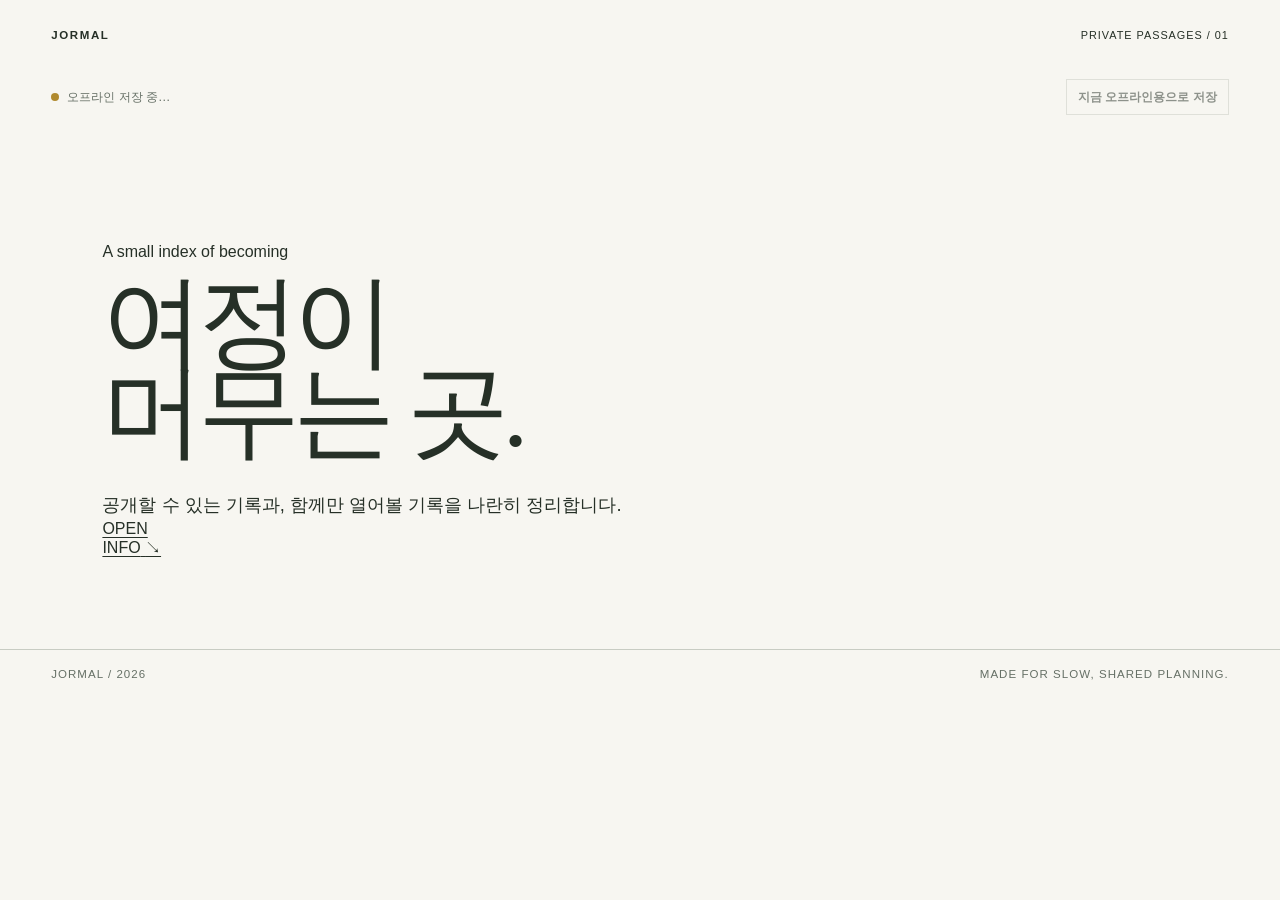
<file: index.html>
<!doctype html>
<html lang="ko">
  <head>
    <meta charset="utf-8" />
    <meta name="viewport" content="width=device-width, initial-scale=1" />
    <meta
      name="description"
      content="Jormal의 개인적인 여정과 기록을 위한 정적 웹 공간"
    />
    <title>Jormal — Personal passages</title>
    <link rel="icon" href="assets/favicon.svg" type="image/svg+xml" />
    <link rel="stylesheet" href="assets/itinerary.css" />
    <script src="assets/offline.js" defer></script>
  </head>
  <body class="home-page">
    <header class="site-header">
      <a class="wordmark" href="./" aria-label="Jormal 홈">JORMAL</a>
      <p class="header-note">Private passages / 01</p>
    </header>

    <main class="home-intro">
      <p class="eyebrow">A small index of becoming</p>
      <h1>여정이<br />머무는 곳.</h1>
      <p class="home-copy">
        공개할 수 있는 기록과, 함께만 열어볼 기록을 나란히 정리합니다.
      </p>
      <a class="circle-link" href="info/">
        <span>OPEN<br />INFO</span>
        <span aria-hidden="true">↘</span>
      </a>
    </main>

    <footer class="site-footer">
      <p>Jormal / 2026</p>
      <p>Made for slow, shared planning.</p>
    </footer>
  </body>
</html>
</file>
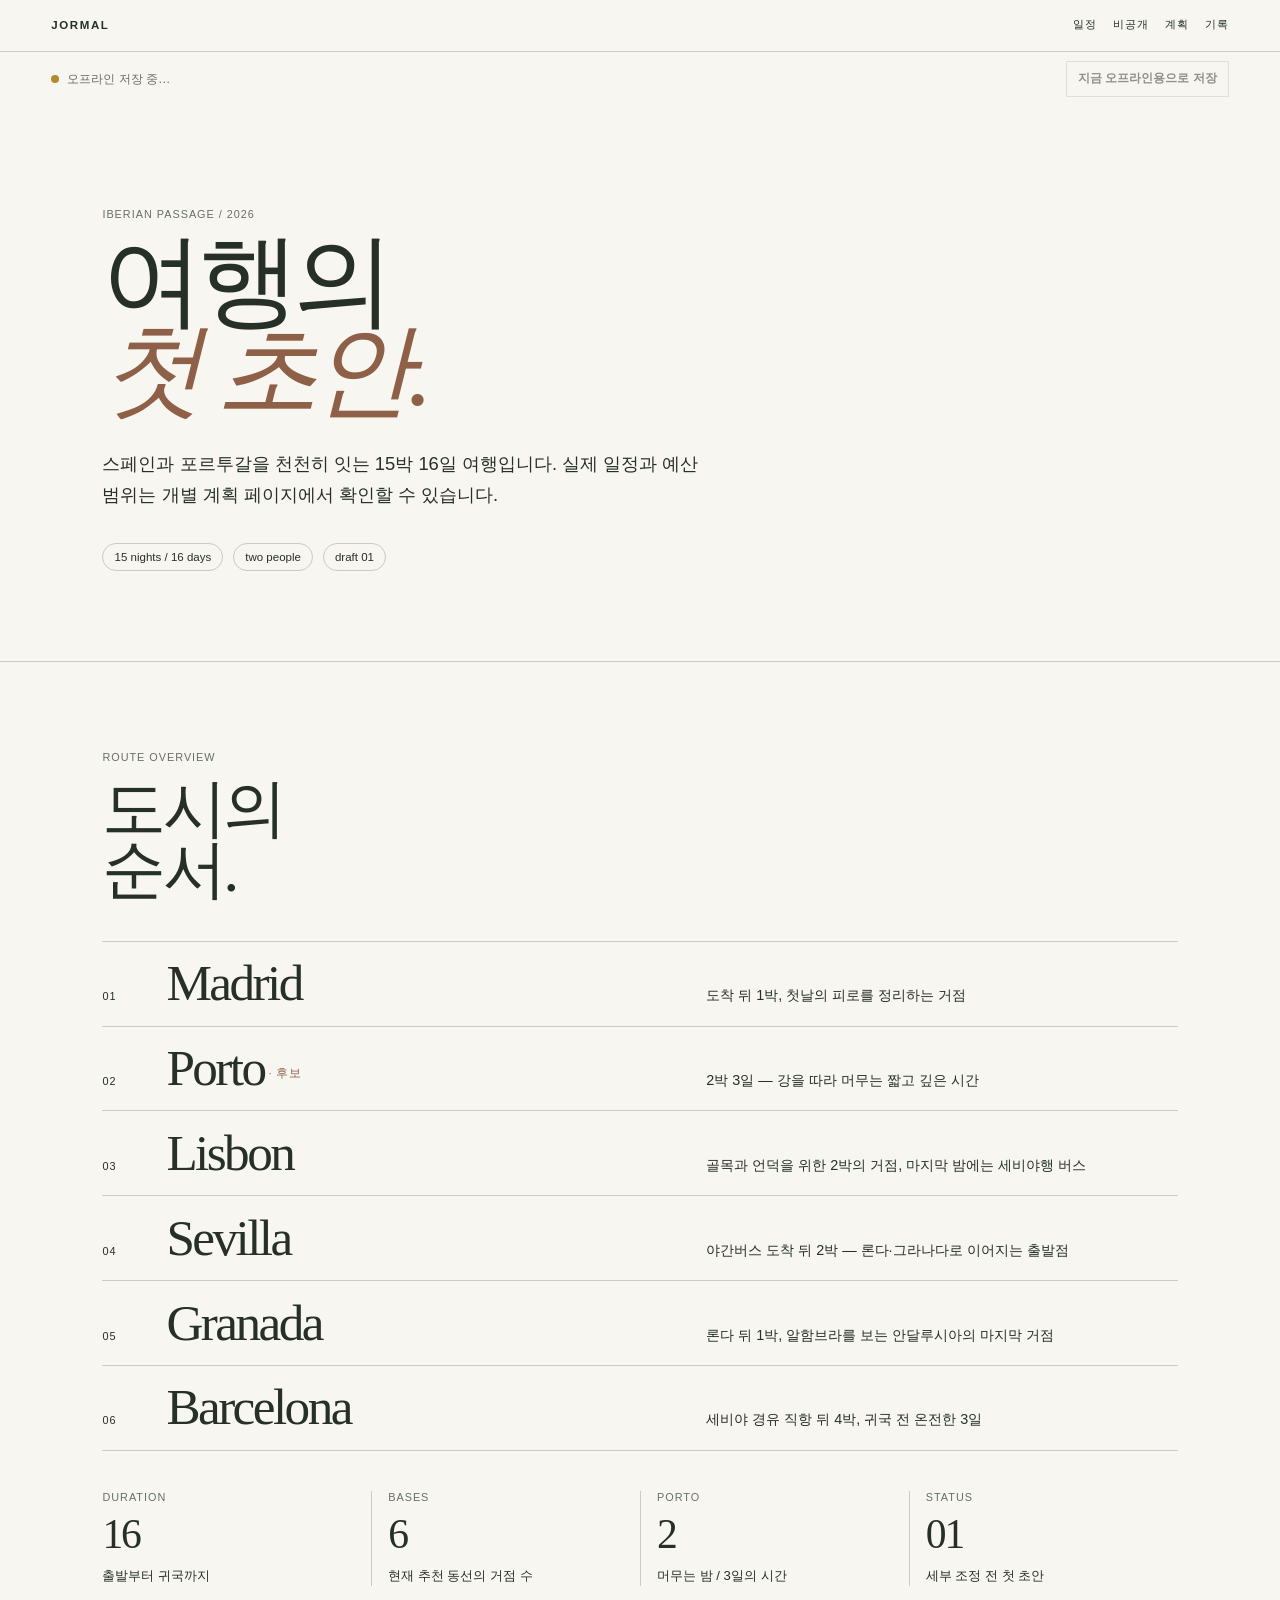
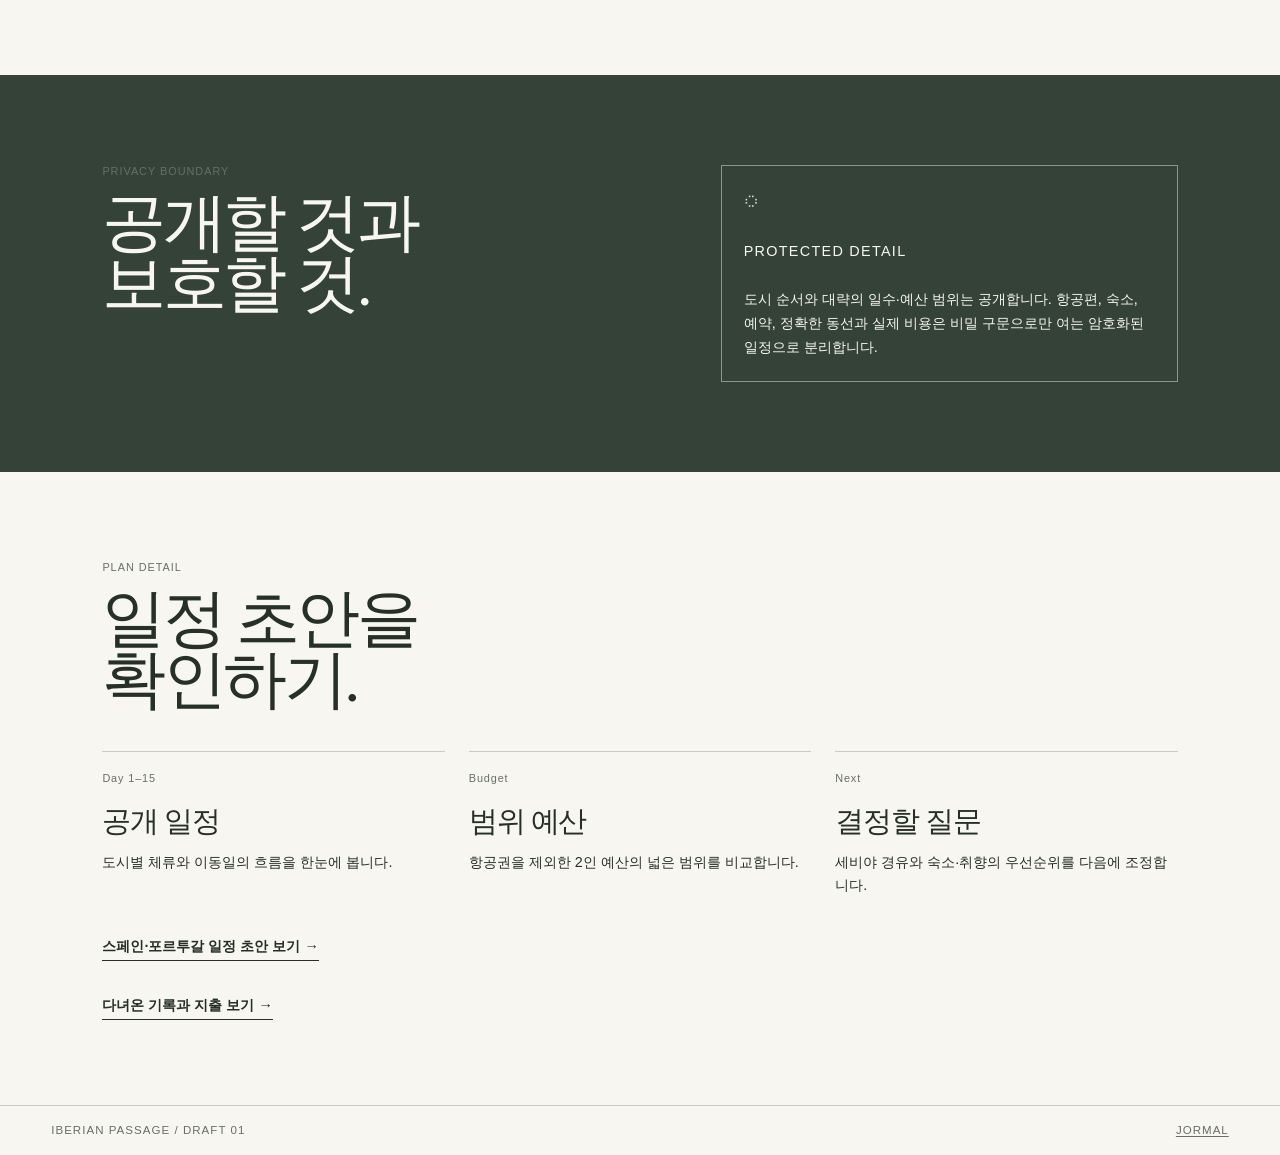
<file: info/index.html>
<!doctype html>
<html lang="ko">
  <head>
    <meta charset="utf-8" />
    <meta name="viewport" content="width=device-width, initial-scale=1" />
    <meta
      name="description"
      content="함께 계획하고, 함께만 열어보는 프라이빗 여행의 공개 인덱스"
    />
    <title>Iberian passage — Jormal</title>
    <link rel="icon" href="../assets/favicon.svg" type="image/svg+xml" />
    <link rel="stylesheet" href="../assets/itinerary.css" />
    <script src="../assets/offline.js" defer></script>
  </head>
  <body class="journey-page">
    <header class="journey-header">
      <a class="journey-logo" href="../">JORMAL</a>
      <nav aria-label="이 페이지 안에서 이동">
        <ul class="journey-nav">
          <li><a href="#route">일정</a></li>
          <li><a href="#private">비공개</a></li>
          <li><a href="plan/">계획</a></li>
          <li><a href="log/">기록</a></li>
        </ul>
      </nav>
    </header>

    <main>
      <section class="hero" aria-labelledby="journey-title">
        <p class="section-kicker">Iberian passage / 2026</p>
        <h1 id="journey-title">여행의<br /><em>첫 초안.</em></h1>
        <p class="hero-copy">
          스페인과 포르투갈을 천천히 잇는 15박 16일 여행입니다. 실제 일정과 예산 범위는 개별 계획
          페이지에서 확인할 수 있습니다.
        </p>
        <div class="hero-meta" aria-label="공개된 계획 요약">
          <span>15 nights / 16 days</span>
          <span>two people</span>
          <span>draft 01</span>
        </div>
      </section>

      <section id="route" class="section section-light" aria-labelledby="route-title">
        <p class="section-kicker">Route overview</p>
        <h2 id="route-title" class="section-title">도시의<br />순서.</h2>

        <ol class="route-list" aria-label="여정 초안의 도시 순서">
          <li class="route-stop">
            <span class="route-number">01</span>
            <span class="route-city">Madrid</span>
            <p class="route-note">도착 뒤 1박, 첫날의 피로를 정리하는 거점</p>
          </li>
          <li class="route-stop is-open">
            <span class="route-number">02</span>
            <span class="route-city">Porto</span>
            <p class="route-note">2박 3일 — 강을 따라 머무는 짧고 깊은 시간</p>
          </li>
          <li class="route-stop">
            <span class="route-number">03</span>
            <span class="route-city">Lisbon</span>
            <p class="route-note">골목과 언덕을 위한 2박의 거점, 마지막 밤에는 세비야행 버스</p>
          </li>
          <li class="route-stop">
            <span class="route-number">04</span>
            <span class="route-city">Sevilla</span>
            <p class="route-note">야간버스 도착 뒤 2박 — 론다·그라나다로 이어지는 출발점</p>
          </li>
          <li class="route-stop">
            <span class="route-number">05</span>
            <span class="route-city">Granada</span>
            <p class="route-note">론다 뒤 1박, 알함브라를 보는 안달루시아의 마지막 거점</p>
          </li>
          <li class="route-stop">
            <span class="route-number">06</span>
            <span class="route-city">Barcelona</span>
            <p class="route-note">세비야 경유 직항 뒤 4박, 귀국 전 온전한 3일</p>
          </li>
        </ol>

        <div class="metrics" aria-label="공개된 초안 지표">
          <article class="metric">
            <span class="metric-label">Duration</span>
            <strong class="metric-value">16</strong>
            <p class="metric-detail">출발부터 귀국까지</p>
          </article>
          <article class="metric">
            <span class="metric-label">Bases</span>
            <strong class="metric-value">6</strong>
            <p class="metric-detail">현재 추천 동선의 거점 수</p>
          </article>
          <article class="metric">
            <span class="metric-label">Porto</span>
            <strong class="metric-value">2</strong>
            <p class="metric-detail">머무는 밤 / 3일의 시간</p>
          </article>
          <article class="metric">
            <span class="metric-label">Status</span>
            <strong class="metric-value">01</strong>
            <p class="metric-detail">세부 조정 전 첫 초안</p>
          </article>
        </div>
      </section>

      <section id="private" class="section section-dark" aria-labelledby="private-title">
        <div class="lock-grid">
          <div>
          <p class="section-kicker">Privacy boundary</p>
            <h2 id="private-title" class="lock-copy">공개할 것과<br />보호할 것.</h2>
          </div>
          <aside class="lock-card" aria-label="비공개 일정 안내">
            <span class="lock-glyph" aria-hidden="true">◌</span>
            <p class="lock-label">Protected detail</p>
            <p>
              도시 순서와 대략의 일수·예산 범위는 공개합니다. 항공편, 숙소, 예약, 정확한 동선과 실제
              비용은 비밀 구문으로만 여는 암호화된 일정으로 분리합니다.
            </p>
          </aside>
        </div>
      </section>

      <section id="next" class="section section-light" aria-labelledby="next-title">
        <p class="section-kicker">Plan detail</p>
        <h2 id="next-title" class="section-title">일정 초안을<br />확인하기.</h2>
        <div class="decision-grid">
          <article class="decision"><span class="decision-number">Day 1–15</span><h3>공개 일정</h3><p>도시별 체류와 이동일의 흐름을 한눈에 봅니다.</p></article>
          <article class="decision"><span class="decision-number">Budget</span><h3>범위 예산</h3><p>항공권을 제외한 2인 예산의 넓은 범위를 비교합니다.</p></article>
          <article class="decision"><span class="decision-number">Next</span><h3>결정할 질문</h3><p>세비야 경유와 숙소·취향의 우선순위를 다음에 조정합니다.</p></article>
        </div>
        <p class="plan-link-wrap">
          <a class="plan-link" href="plan/iberian-passage-2026/">스페인·포르투갈 일정 초안 보기 <span aria-hidden="true">→</span></a>
        </p>
        <p class="plan-link-wrap">
          <a class="plan-link" href="log/iberian-passage-2026/">다녀온 기록과 지출 보기 <span aria-hidden="true">→</span></a>
        </p>
      </section>
    </main>

    <footer class="journey-footer">
      <p>Iberian passage / draft 01</p>
      <a href="../">Jormal</a>
    </footer>
  </body>
</html>
</file>
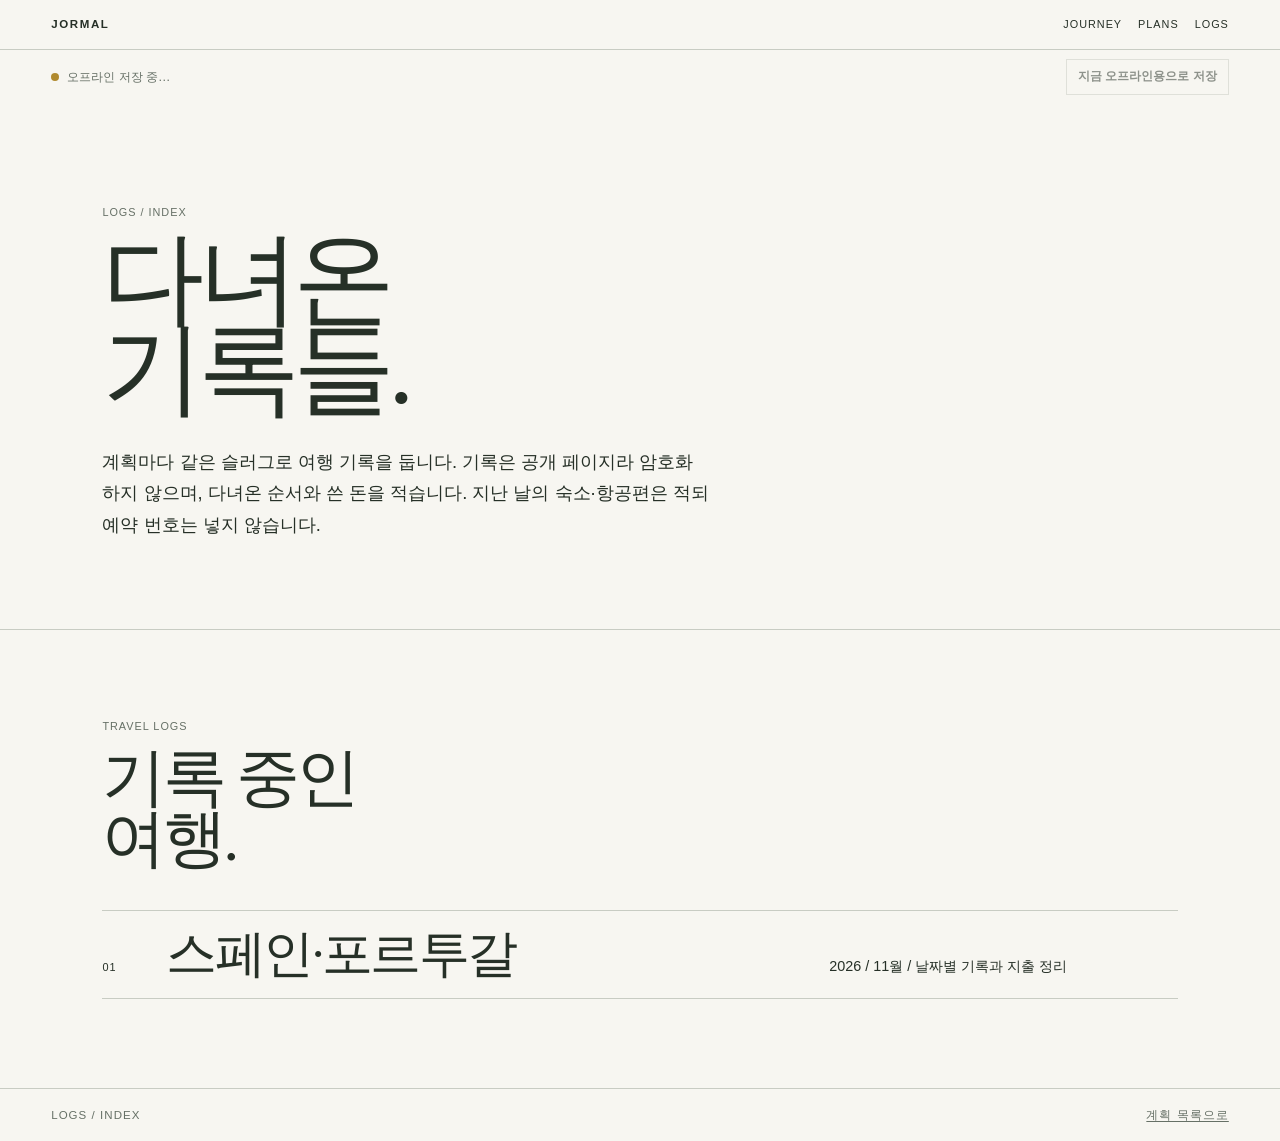
<file: info/log/index.html>
<!doctype html>
<html lang="ko">
  <head>
    <meta charset="utf-8" />
    <meta name="viewport" content="width=device-width, initial-scale=1" />
    <meta name="description" content="Jormal의 여행 기록을 계획별로 모아두는 공개 인덱스" />
    <title>Logs — Jormal</title>
    <link rel="icon" href="../../assets/favicon.svg" type="image/svg+xml" />
    <link rel="stylesheet" href="../../assets/itinerary.css" />
    <script src="../../assets/offline.js" defer></script>
  </head>
  <body class="journey-page">
    <header class="journey-header">
      <a class="journey-logo" href="../../">JORMAL</a>
      <nav aria-label="정보 탐색">
        <ul class="journey-nav">
          <li><a href="../">Journey</a></li>
          <li><a href="../plan/">Plans</a></li>
          <li><a href="#logs">Logs</a></li>
        </ul>
      </nav>
    </header>

    <main>
      <section class="plan-hero" aria-labelledby="logs-title">
        <p class="section-kicker">Logs / index</p>
        <h1 id="logs-title">다녀온<br />기록들.</h1>
        <p>
          계획마다 같은 슬러그로 여행 기록을 둡니다. 기록은 공개 페이지라 암호화하지 않으며, 다녀온 순서와
          쓴 돈을 적습니다. 지난 날의 숙소·항공편은 적되 예약 번호는 넣지 않습니다.
        </p>
      </section>

      <section id="logs" class="section section-light" aria-labelledby="logs-list-title">
        <p class="section-kicker">Travel logs</p>
        <h2 id="logs-list-title" class="section-title">기록 중인<br />여행.</h2>
        <ul class="plan-index-list">
          <li class="plan-index-item">
            <a class="plan-index-link" href="iberian-passage-2026/">
              <span class="route-number">01</span>
              <span class="plan-index-name">스페인·포르투갈</span>
              <span class="plan-index-meta">2026 / 11월 / 날짜별 기록과 지출 정리</span>
            </a>
          </li>
        </ul>
      </section>
    </main>

    <footer class="journey-footer">
      <p>Logs / index</p>
      <a href="../plan/">계획 목록으로</a>
    </footer>
  </body>
</html>
</file>
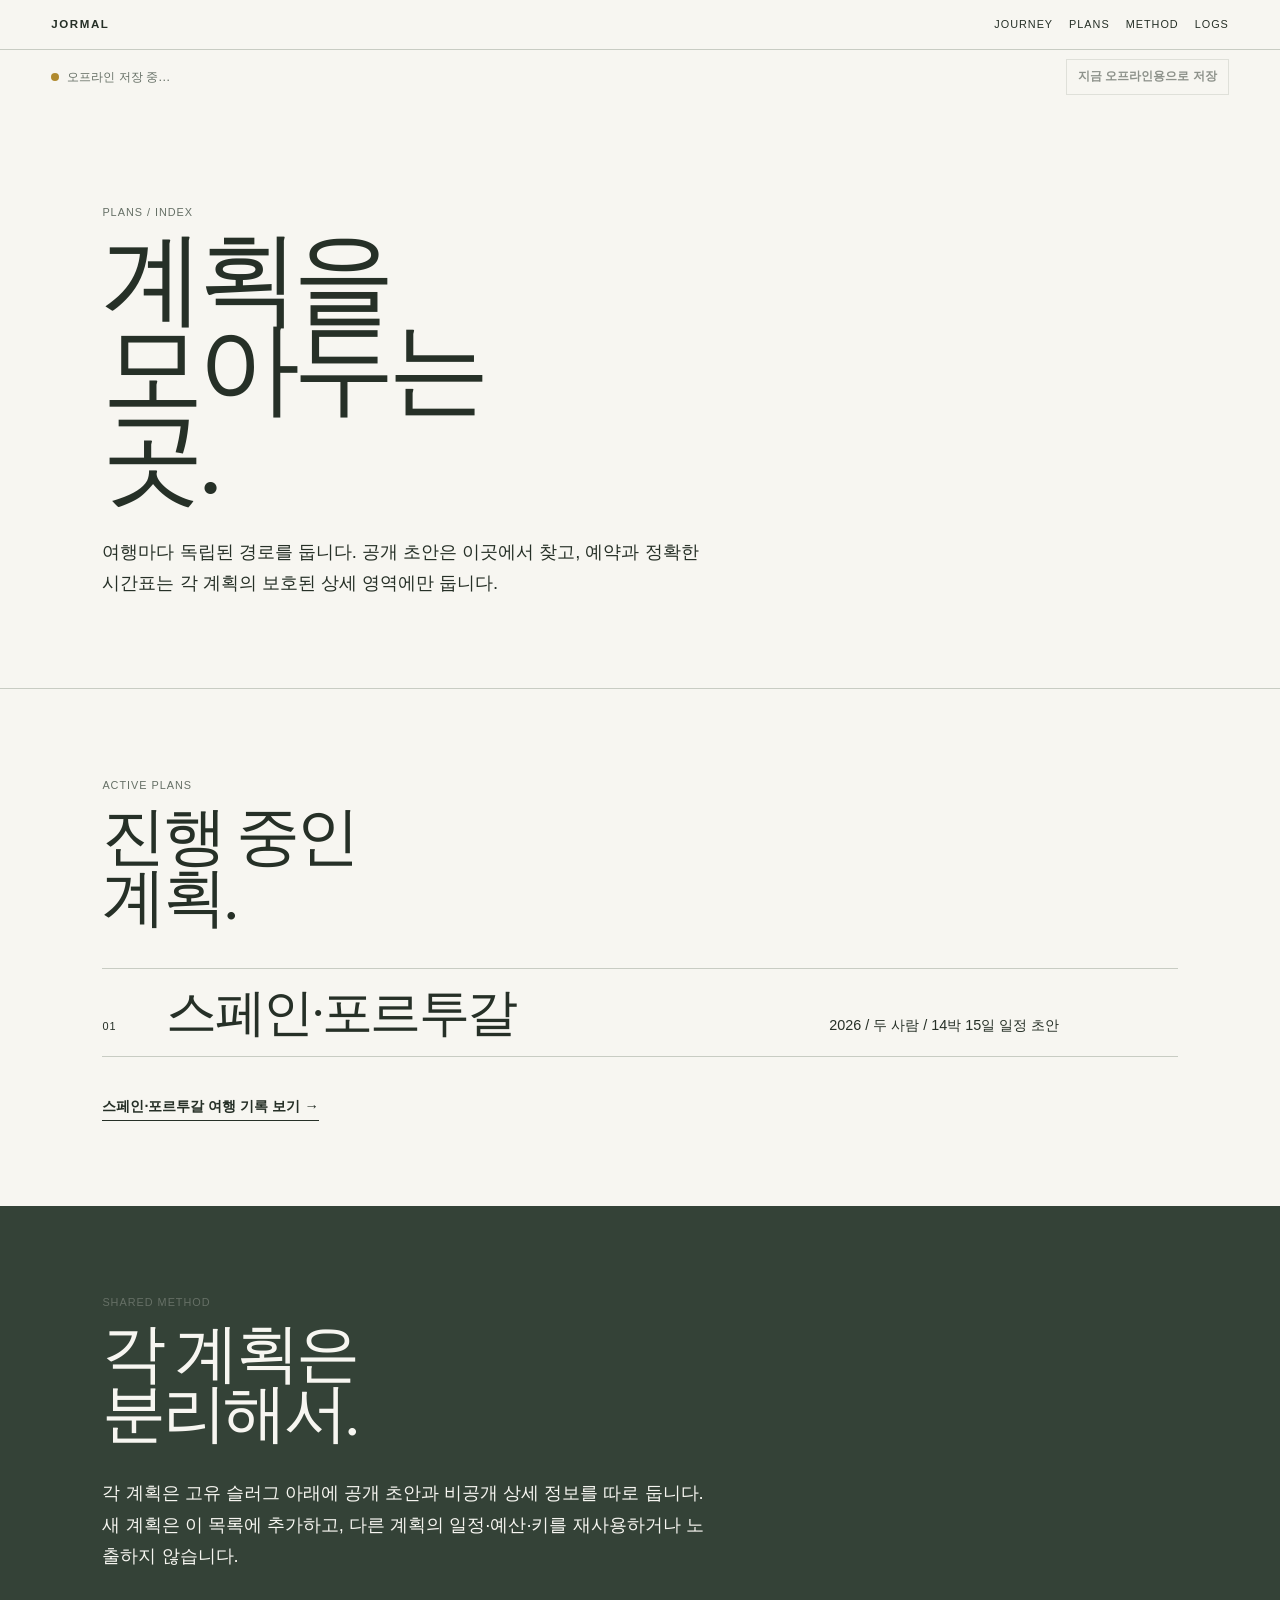
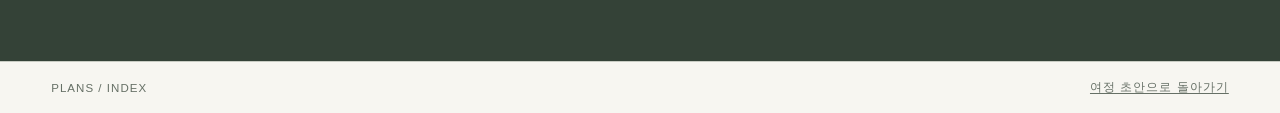
<file: info/plan/index.html>
<!doctype html>
<html lang="ko">
  <head>
    <meta charset="utf-8" />
    <meta name="viewport" content="width=device-width, initial-scale=1" />
    <meta
      name="description"
      content="Jormal의 여러 계획을 독립적으로 정리하고 구체화하는 공개 인덱스"
    />
    <title>Plans — Jormal</title>
    <link rel="icon" href="../../assets/favicon.svg" type="image/svg+xml" />
    <link rel="stylesheet" href="../../assets/itinerary.css" />
    <script src="../../assets/offline.js" defer></script>
  </head>
  <body class="journey-page">
    <header class="journey-header">
      <a class="journey-logo" href="../../">JORMAL</a>
      <nav aria-label="정보 탐색">
        <ul class="journey-nav">
          <li><a href="../">Journey</a></li>
          <li><a href="#plans">Plans</a></li>
          <li><a href="#method">Method</a></li>
          <li><a href="../log/">Logs</a></li>
        </ul>
      </nav>
    </header>

    <main>
      <section class="plan-hero" aria-labelledby="plans-title">
        <p class="section-kicker">Plans / index</p>
        <h1 id="plans-title">계획을<br />모아두는 곳.</h1>
        <p>
          여행마다 독립된 경로를 둡니다. 공개 초안은 이곳에서 찾고, 예약과 정확한 시간표는 각 계획의
          보호된 상세 영역에만 둡니다.
        </p>
      </section>

      <section id="plans" class="section section-light" aria-labelledby="active-title">
        <p class="section-kicker">Active plans</p>
        <h2 id="active-title" class="section-title">진행 중인<br />계획.</h2>
        <ul class="plan-index-list">
          <li class="plan-index-item">
            <a class="plan-index-link" href="iberian-passage-2026/">
              <span class="route-number">01</span>
              <span class="plan-index-name">스페인·포르투갈</span>
              <span class="plan-index-meta">2026 / 두 사람 / 14박 15일 일정 초안</span>
            </a>
          </li>
        </ul>
        <p class="plan-link-wrap">
          <a class="plan-link" href="../log/iberian-passage-2026/">스페인·포르투갈 여행 기록 보기 <span aria-hidden="true">→</span></a>
        </p>
      </section>

      <section id="method" class="section section-dark" aria-labelledby="method-title">
        <p class="section-kicker">Shared method</p>
        <h2 id="method-title" class="lock-copy">각 계획은<br />분리해서.</h2>
        <p class="hero-copy">
          각 계획은 고유 슬러그 아래에 공개 초안과 비공개 상세 정보를 따로 둡니다. 새 계획은 이 목록에
          추가하고, 다른 계획의 일정·예산·키를 재사용하거나 노출하지 않습니다.
        </p>
      </section>
    </main>

    <footer class="journey-footer">
      <p>Plans / index</p>
      <a href="../">여정 초안으로 돌아가기</a>
    </footer>
  </body>
</html>
</file>
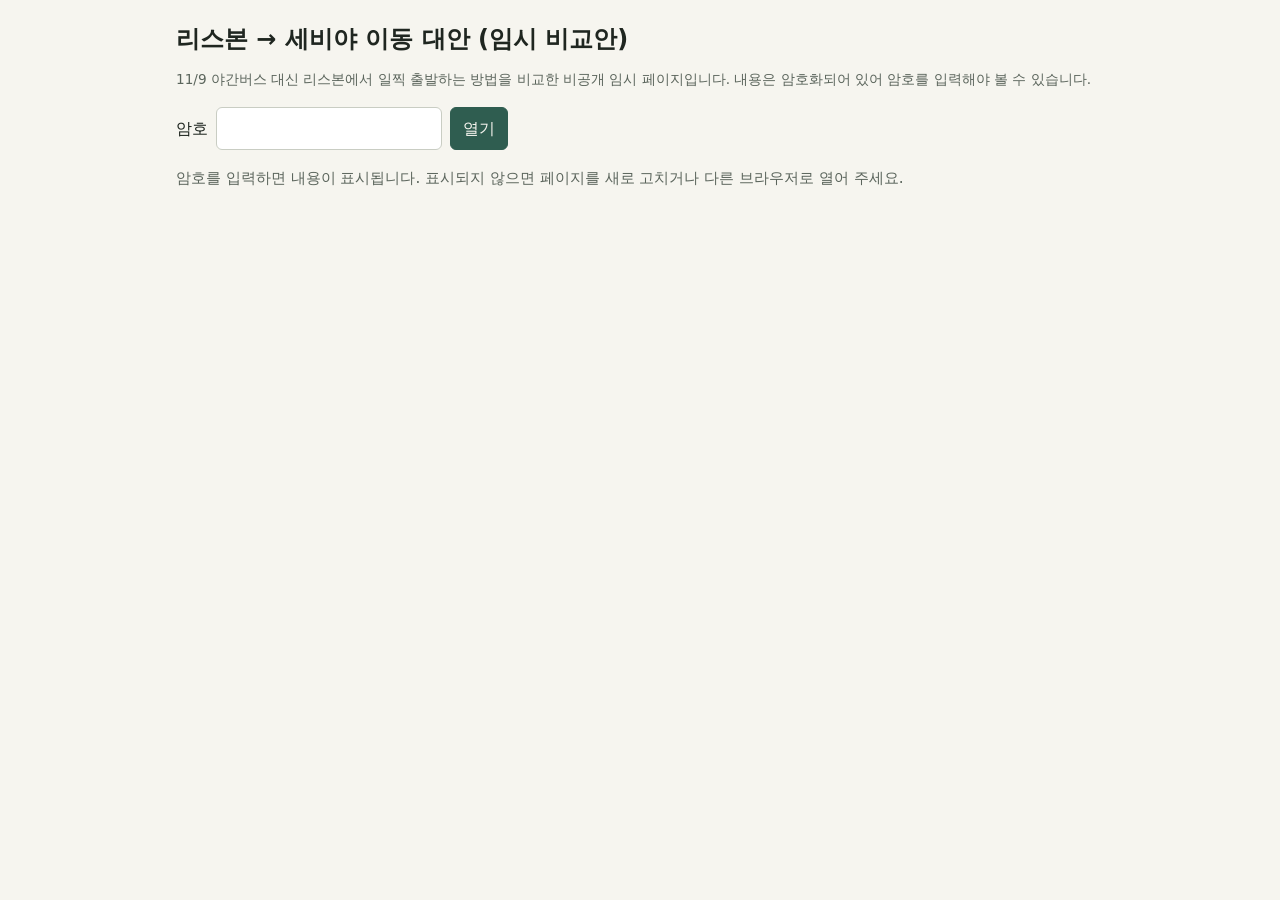
<file: temp/lisbon-sevilla/index.html>
<!doctype html>
<html lang="ko">
  <head>
    <meta charset="utf-8" />
    <meta name="viewport" content="width=device-width, initial-scale=1" />
    <meta name="robots" content="noindex, nofollow" />
    <title>리스본→세비야 대안 (임시)</title>
    <style>
      :root {
        color-scheme: light dark;
        --bg: #f6f5ef;
        --fg: #1f2620;
        --muted: #5b655c;
        --line: #c9cdc3;
        --card: #ffffff;
        --accent: #2f5d50;
        --head: #e6e9e0;
        --warn: #8a3b12;
        --rec-bg: #e3efe8;
      }
      @media (prefers-color-scheme: dark) {
        :root {
          --bg: #141714;
          --fg: #e8ebe5;
          --muted: #a6afa6;
          --line: #3a413a;
          --card: #1c201c;
          --accent: #8fc7b3;
          --head: #262b26;
          --warn: #f0a77d;
          --rec-bg: #1f3129;
        }
      }
      *, *::before, *::after { box-sizing: border-box; }
      html { -webkit-text-size-adjust: 100%; }
      body {
        margin: 0;
        background: var(--bg);
        color: var(--fg);
        font-family: system-ui, -apple-system, "Apple SD Gothic Neo", "Noto Sans KR", sans-serif;
        line-height: 1.6;
        word-break: keep-all;
        overflow-wrap: break-word;
      }
      a { overflow-wrap: anywhere; }
      main { max-width: 960px; margin: 0 auto; padding: 24px 16px 64px; }
      [hidden] { display: none !important; }
      h1 { text-wrap: balance; font-size: 1.5rem; line-height: 1.3; margin: 0 0 8px; }
      h2 { font-size: 1.2rem; margin: 32px 0 8px; padding-top: 8px; border-top: 1px solid var(--line); }
      h3 { font-size: 1.02rem; margin: 20px 0 6px; }
      p, li { font-size: 0.95rem; }
      small { color: var(--muted); }
      a { color: var(--accent); }
      table { width: 100%; border-collapse: collapse; margin: 8px 0 4px; background: var(--card); font-size: 0.88rem; table-layout: auto; }
      th, td { border: 1px solid var(--line); padding: 6px 8px; text-align: left; vertical-align: top; }
      th, td { overflow-wrap: normal; word-break: keep-all; }
      td a { overflow-wrap: anywhere; }
      thead th { background: var(--head); color: var(--fg); font-size: 0.8rem; }
      th[scope="row"] { background: var(--head); font-weight: 600; min-width: 4.5em; }
      td small { display: block; color: var(--muted); }
      td ul { margin: 0; padding-left: 1.1em; }
      td li { font-size: inherit; }
      ul, ol { padding-left: 1.3em; }
      tr.rec td, tr.rec th { background: var(--rec-bg); }
      tr.rec > :first-child { box-shadow: inset 3px 0 0 var(--accent); }
      p.rec { background: var(--rec-bg); border-left: 3px solid var(--accent); padding: 10px 12px; border-radius: 4px; }
      .nowrap { white-space: nowrap; }
      .note { color: var(--muted); font-size: 0.85rem; }
      .warn { color: var(--warn); }
      form { display: flex; flex-wrap: wrap; gap: 8px; align-items: center; margin: 16px 0; }
      input, button { font: inherit; padding: 8px 12px; border-radius: 6px; border: 1px solid var(--line); background: var(--card); color: var(--fg); }
      button { background: var(--accent); color: var(--bg); border-color: var(--accent); cursor: pointer; }
      #unlock-status { min-height: 1.4em; color: var(--muted); }
      #unlock-status:empty { display: none; }
      @media (max-width: 640px) {
        table, thead, tbody, tr, th, td { font-size: 0.82rem; }
        th, td { padding: 5px 6px; }
      }
    </style>
  </head>
  <body>
    <main>
      <h1>리스본 → 세비야 이동 대안 (임시 비교안)</h1>
      <p class="note">
        11/9 야간버스 대신 리스본에서 일찍 출발하는 방법을 비교한 비공개 임시 페이지입니다. 내용은
        암호화되어 있어 암호를 입력해야 볼 수 있습니다.
      </p>
      <noscript>
        <p class="warn">이 페이지의 내용은 암호화되어 있어 JavaScript가 필요합니다. 브라우저에서 JavaScript를 켜 주세요.</p>
      </noscript>
      <form id="unlock-form" autocomplete="off">
        <label for="passphrase">암호</label>
        <input id="passphrase" name="passphrase" type="password" inputmode="numeric" required />
        <button id="unlock-submit" type="submit">열기</button>
      </form>
      <p id="unlock-status" role="status" aria-live="polite">
        암호를 입력하면 내용이 표시됩니다. 표시되지 않으면 페이지를 새로 고치거나 다른 브라우저로 열어 주세요.
      </p>
      <div id="protected-content"></div>
    </main>
    <script type="module">
      import { decryptPayload } from '../../info/plan/iberian-passage-2026/crypto.js';

      const form = document.querySelector('#unlock-form');
      const input = document.querySelector('#passphrase');
      const button = document.querySelector('#unlock-submit');
      const status = document.querySelector('#unlock-status');
      const target = document.querySelector('#protected-content');
      const allowed = new Set(['A', 'BR', 'EM', 'H2', 'H3', 'LI', 'OL', 'P', 'SECTION', 'SMALL', 'STRONG', 'TABLE', 'TBODY', 'TD', 'TH', 'THEAD', 'TR', 'UL']);

      function sanitize(node) {
        if (node.nodeType === Node.TEXT_NODE) return document.createTextNode(node.textContent ?? '');
        if (node.nodeType !== Node.ELEMENT_NODE) return document.createDocumentFragment();
        if (!allowed.has(node.tagName)) {
          const fragment = document.createDocumentFragment();
          for (const child of node.childNodes) fragment.append(sanitize(child));
          return fragment;
        }
        const element = document.createElement(node.tagName.toLowerCase());
        if (node.tagName === 'A') {
          const href = node.getAttribute('href') ?? '';
          if (/^https:\/\//.test(href)) {
            element.href = href;
            element.target = '_blank';
            element.rel = 'noopener noreferrer';
          }
        }
        if (node.tagName === 'TD' || node.tagName === 'TH') {
          for (const name of ['colspan', 'rowspan']) {
            const value = node.getAttribute(name);
            if (/^[1-9]\d?$/.test(value ?? '')) element.setAttribute(name, value);
          }
          if (node.getAttribute('scope') === 'row') element.setAttribute('scope', 'row');
        }
        const cls = node.getAttribute('class');
        if (['note', 'warn', 'rec', 'nowrap'].includes(cls)) element.className = cls;
        for (const child of node.childNodes) element.append(sanitize(child));
        return element;
      }

      form.addEventListener('submit', async (event) => {
        event.preventDefault();
        button.disabled = true;
        status.textContent = '여는 중…';
        try {
          const response = await fetch('./data.enc.json', { cache: 'no-store' });
          if (!response.ok) throw new Error('payload');
          const html = await decryptPayload(await response.json(), input.value);
          const parsed = new DOMParser().parseFromString(html, 'text/html');
          const fragment = document.createDocumentFragment();
          for (const child of parsed.body.childNodes) fragment.append(sanitize(child));
          target.replaceChildren(fragment);
          form.hidden = true;
          status.textContent = '';
        } catch {
          status.textContent = '열 수 없습니다. 암호를 확인해 주세요.';
        } finally {
          button.disabled = false;
          input.value = '';
        }
      });
    </script>
  </body>
</html>
</file>
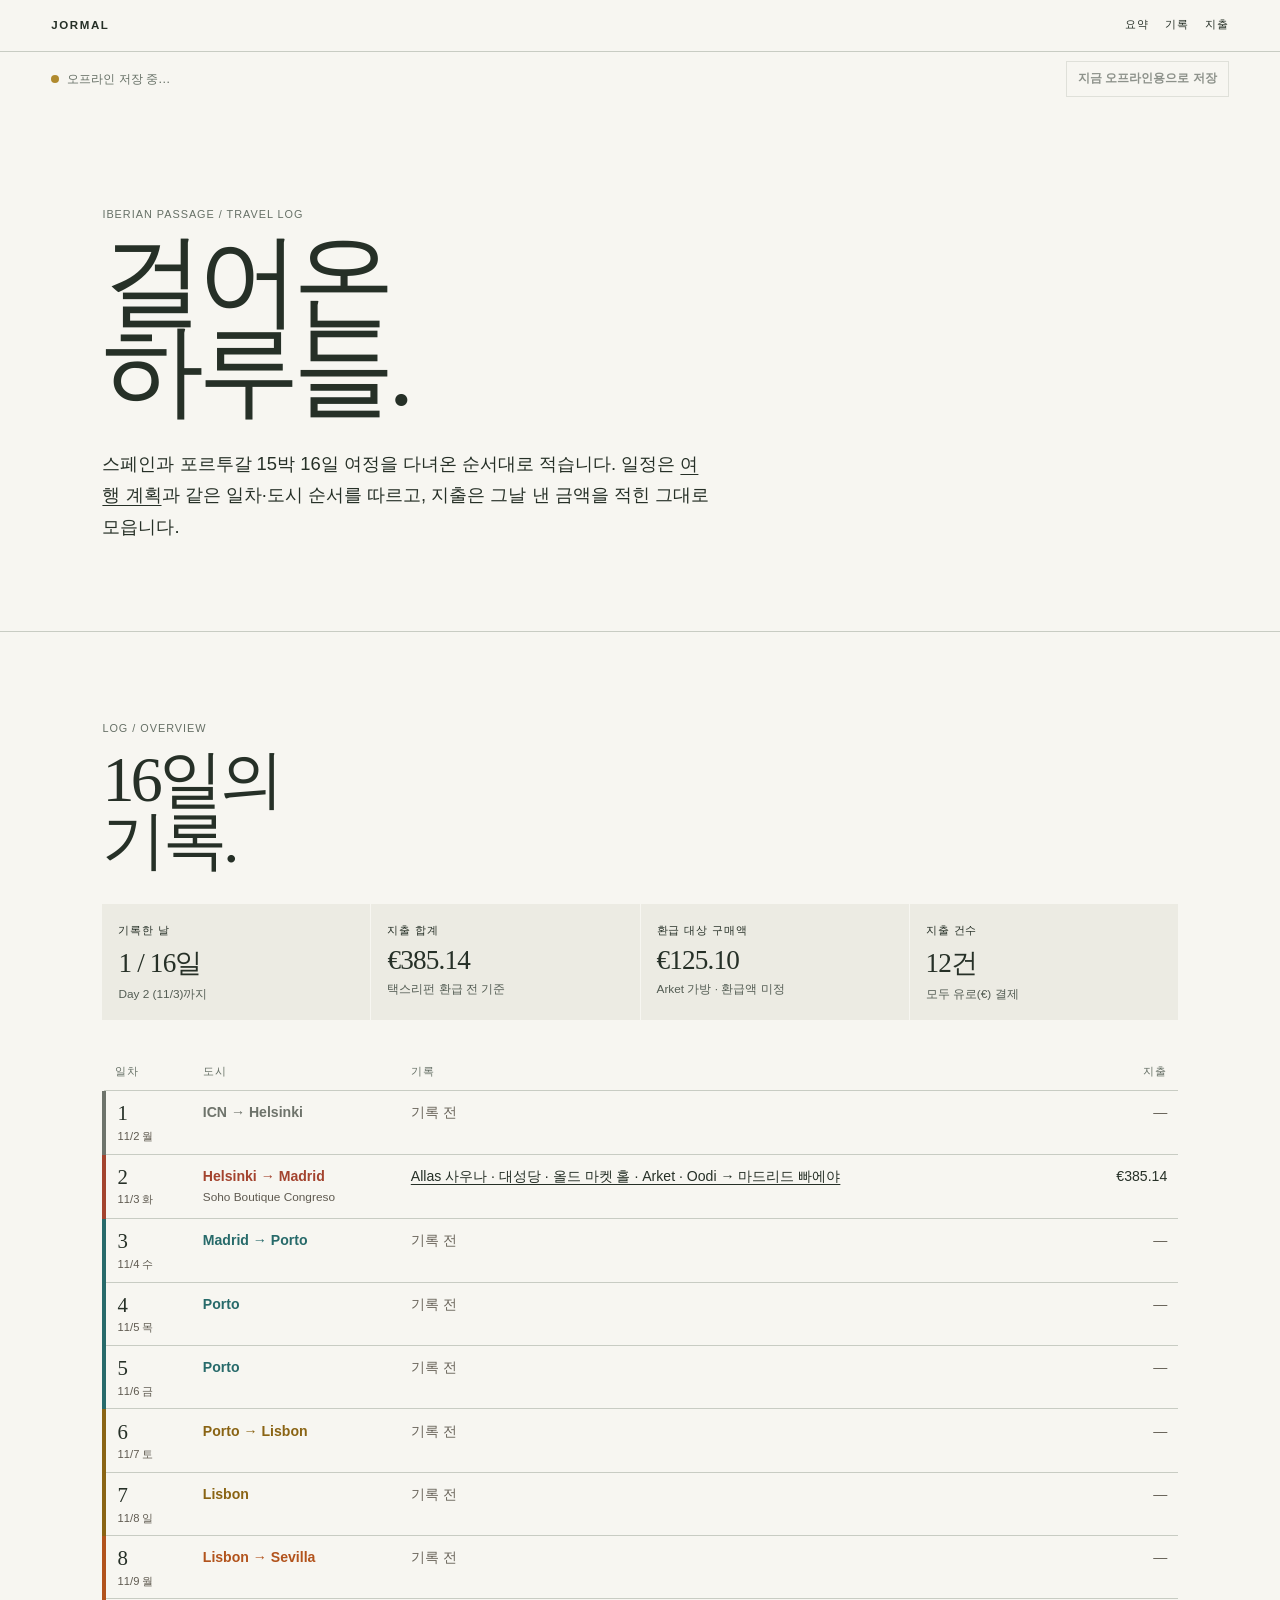
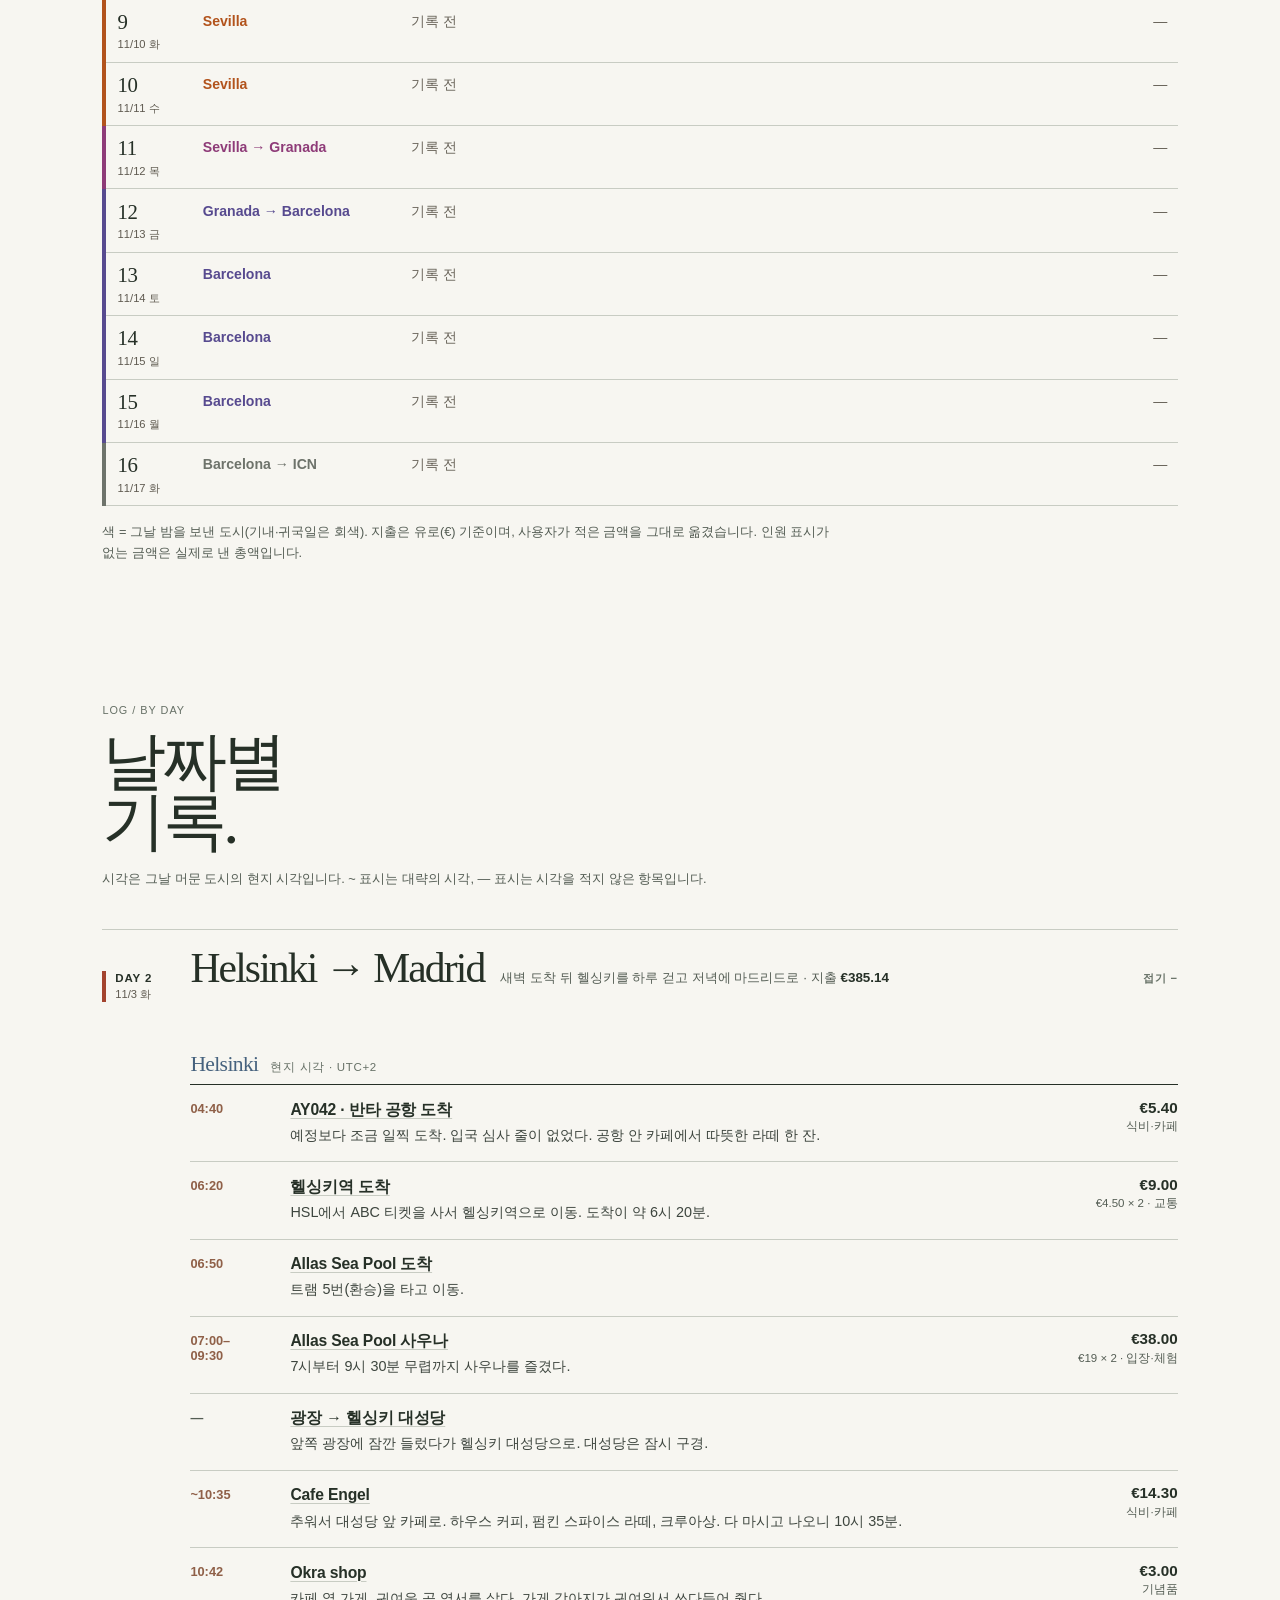
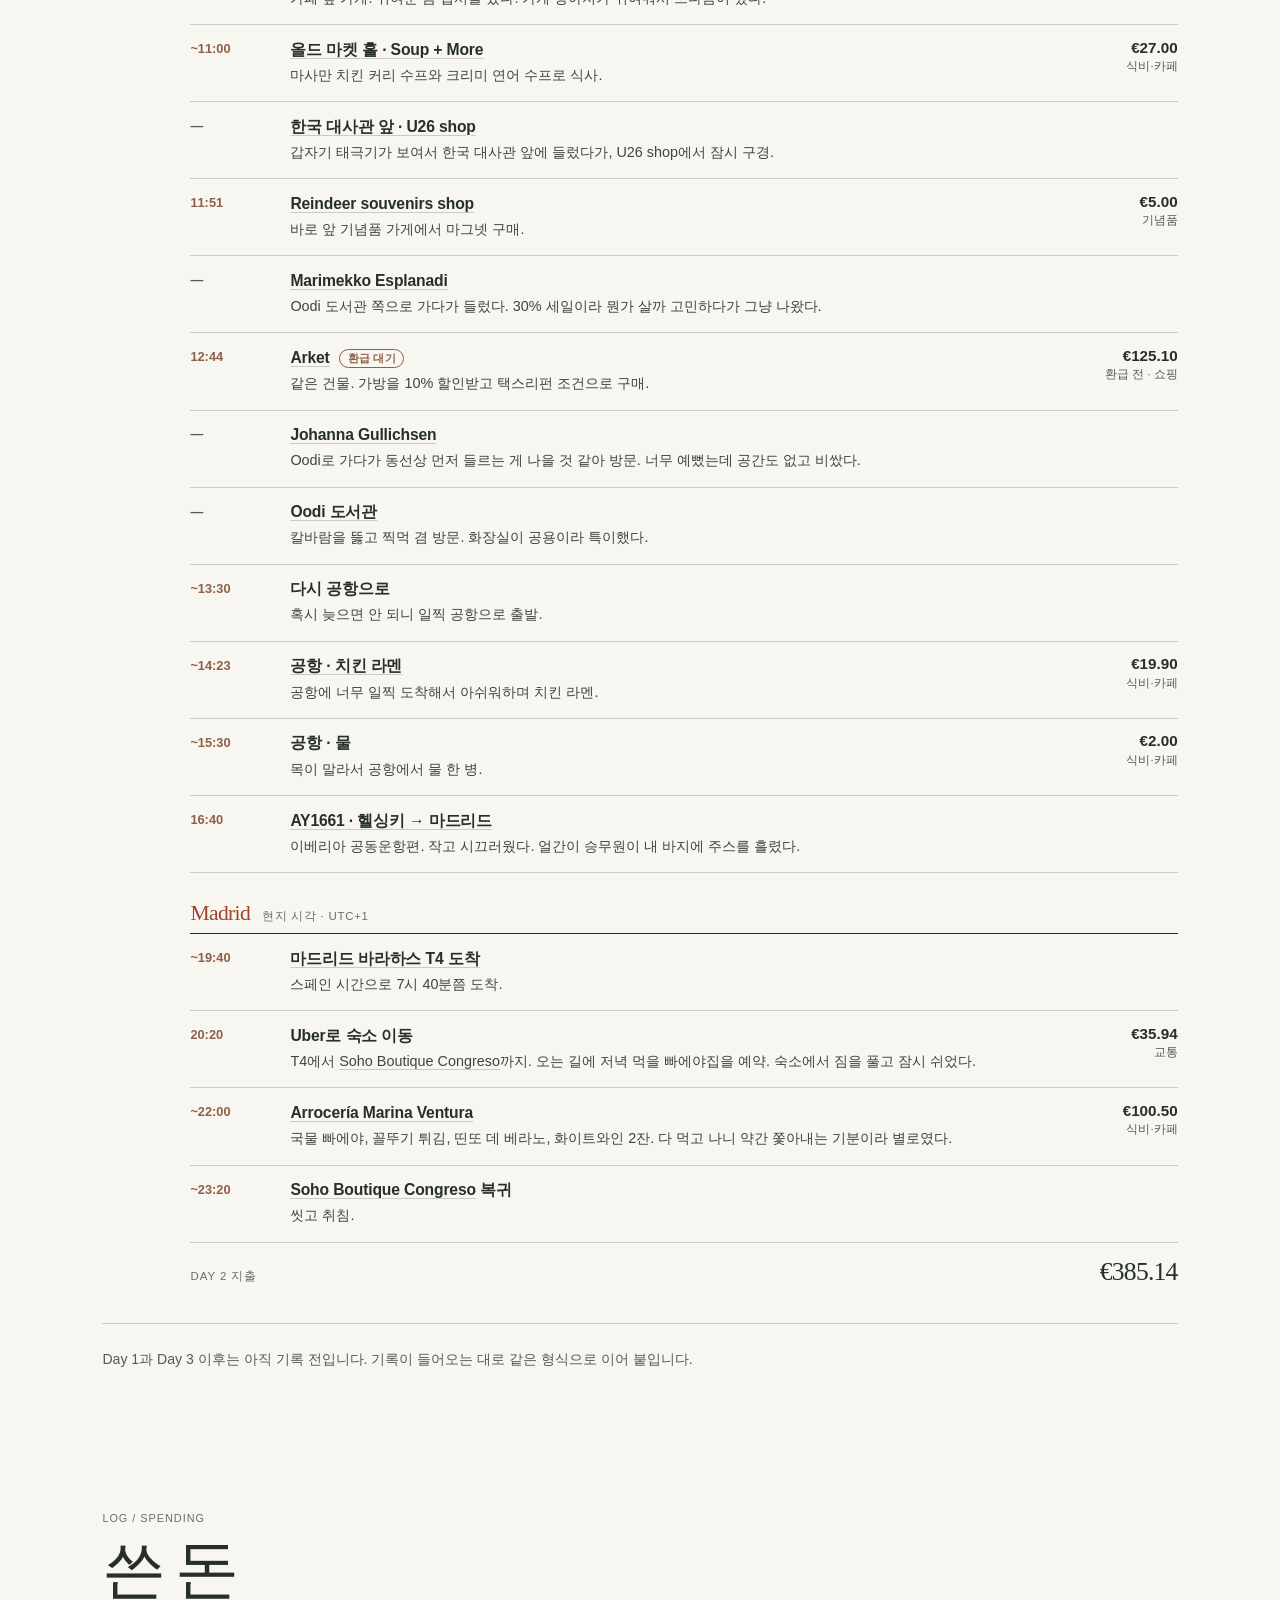
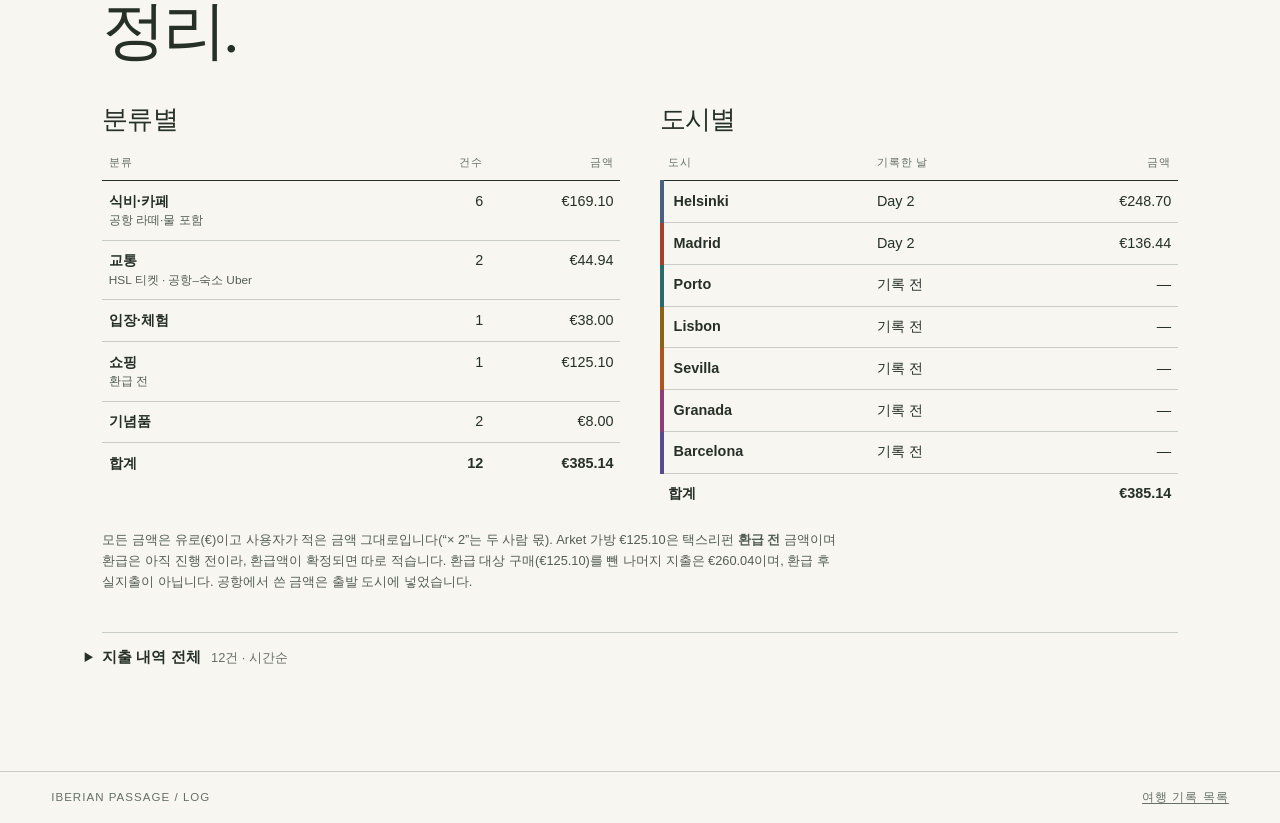
<file: info/log/iberian-passage-2026/index.html>
<!doctype html>
<html lang="ko">
  <head>
    <meta charset="utf-8" />
    <meta name="viewport" content="width=device-width, initial-scale=1" />
    <meta name="color-scheme" content="light" />
    <meta name="description" content="스페인·포르투갈 15박 16일 여행의 날짜별 기록과 지출 정리" />
    <title>Iberian passage 2026 log — Jormal</title>
    <link rel="icon" href="../../../assets/favicon.svg" type="image/svg+xml" />
    <link rel="stylesheet" href="../../../assets/itinerary.css" />
    <link rel="stylesheet" href="../../../assets/travel-log.css" />
    <script src="../../../assets/offline.js" defer></script>
  </head>
  <body class="journey-page log-page">
    <header class="journey-header">
      <a class="journey-logo" href="../../../">JORMAL</a>
      <nav aria-label="여행 기록 탐색">
        <ul class="journey-nav">
          <li><a href="#overview">요약</a></li>
          <li><a href="#days">기록</a></li>
          <li><a href="#spending">지출</a></li>
        </ul>
      </nav>
    </header>

    <main>
      <section class="plan-hero" aria-labelledby="log-title">
        <p class="section-kicker">Iberian passage / travel log</p>
        <h1 id="log-title">걸어온<br />하루들.</h1>
        <p>
          스페인과 포르투갈 15박 16일 여정을 다녀온 순서대로 적습니다. 일정은
          <a href="../../plan/iberian-passage-2026/">여행 계획</a>과 같은 일차·도시 순서를 따르고, 지출은 그날
          낸 금액을 적힌 그대로 모읍니다.
        </p>
      </section>

      <!--
        Editing guide: add a day by (1) updating its overview row, (2) adding a .log-day
        block, (3) adding ledger rows, and (4) updating every data-total value. Each
        .log-entry[data-amount] and ledger row[data-ledger-amount] is summed by
        scripts/verify-static-site.mjs and must match the static totals.
      -->

      <section id="overview" class="section section-light" aria-labelledby="overview-title">
        <p class="section-kicker">Log / overview</p>
        <h2 id="overview-title" class="section-title">16일의<br />기록.</h2>
        <div class="itinerary-summary" aria-label="기록 요약">
          <div>
            <span class="table-label">기록한 날</span>
            <strong>1 / 16일</strong>
            <small>Day 2 (11/3)까지</small>
          </div>
          <div>
            <span class="table-label">지출 합계</span>
            <strong data-total="all">€385.14</strong>
            <small>택스리펀 환급 전 기준</small>
          </div>
          <div>
            <span class="table-label">환급 대상 구매액</span>
            <strong data-total="refund">€125.10</strong>
            <small>Arket 가방 · 환급액 미정</small>
          </div>
          <div>
            <span class="table-label">지출 건수</span>
            <strong>12건</strong>
            <small>모두 유로(€) 결제</small>
          </div>
        </div>

        <table class="log-overview">
          <caption class="visually-hidden">16일 일차별 기록 요약</caption>
          <thead>
            <tr><th scope="col">일차</th><th scope="col">도시</th><th scope="col">기록</th><th scope="col">지출</th></tr>
          </thead>
          <tbody>
            <tr class="city-flight is-empty"><th scope="row">1<small>11/2 월</small></th><td>ICN → Helsinki</td><td>기록 전</td><td>—</td></tr>
            <tr class="city-madrid"><th scope="row">2<small>11/3 화</small></th><td>Helsinki → Madrid<small>Soho Boutique Congreso</small></td><td><a href="#day-2">Allas 사우나 · 대성당 · 올드 마켓 홀 · Arket · Oodi → 마드리드 빠에야</a></td><td data-total="day:2">€385.14</td></tr>
            <tr class="city-porto is-empty"><th scope="row">3<small>11/4 수</small></th><td>Madrid → Porto</td><td>기록 전</td><td>—</td></tr>
            <tr class="city-porto is-empty"><th scope="row">4<small>11/5 목</small></th><td>Porto</td><td>기록 전</td><td>—</td></tr>
            <tr class="city-porto is-empty"><th scope="row">5<small>11/6 금</small></th><td>Porto</td><td>기록 전</td><td>—</td></tr>
            <tr class="city-lisbon is-empty"><th scope="row">6<small>11/7 토</small></th><td>Porto → Lisbon</td><td>기록 전</td><td>—</td></tr>
            <tr class="city-lisbon is-empty"><th scope="row">7<small>11/8 일</small></th><td>Lisbon</td><td>기록 전</td><td>—</td></tr>
            <tr class="city-sevilla is-empty"><th scope="row">8<small>11/9 월</small></th><td>Lisbon → Sevilla</td><td>기록 전</td><td>—</td></tr>
            <tr class="city-sevilla is-empty"><th scope="row">9<small>11/10 화</small></th><td>Sevilla</td><td>기록 전</td><td>—</td></tr>
            <tr class="city-sevilla is-empty"><th scope="row">10<small>11/11 수</small></th><td>Sevilla</td><td>기록 전</td><td>—</td></tr>
            <tr class="city-granada is-empty"><th scope="row">11<small>11/12 목</small></th><td>Sevilla → Granada</td><td>기록 전</td><td>—</td></tr>
            <tr class="city-barcelona is-empty"><th scope="row">12<small>11/13 금</small></th><td>Granada → Barcelona</td><td>기록 전</td><td>—</td></tr>
            <tr class="city-barcelona is-empty"><th scope="row">13<small>11/14 토</small></th><td>Barcelona</td><td>기록 전</td><td>—</td></tr>
            <tr class="city-barcelona is-empty"><th scope="row">14<small>11/15 일</small></th><td>Barcelona</td><td>기록 전</td><td>—</td></tr>
            <tr class="city-barcelona is-empty"><th scope="row">15<small>11/16 월</small></th><td>Barcelona</td><td>기록 전</td><td>—</td></tr>
            <tr class="city-flight is-empty"><th scope="row">16<small>11/17 화</small></th><td>Barcelona → ICN</td><td>기록 전</td><td>—</td></tr>
          </tbody>
        </table>
        <p class="log-caption">
          색 = 그날 밤을 보낸 도시(기내·귀국일은 회색). 지출은 유로(€) 기준이며, 사용자가 적은 금액을 그대로
          옮겼습니다. 인원 표시가 없는 금액은 실제로 낸 총액입니다.
        </p>
      </section>

      <section id="days" class="section section-light" aria-labelledby="days-title">
        <p class="section-kicker">Log / by day</p>
        <h2 id="days-title" class="section-title">날짜별<br />기록.</h2>
        <p class="log-caption">시각은 그날 머문 도시의 현지 시각입니다. ~ 표시는 대략의 시각, — 표시는 시각을 적지 않은 항목입니다.</p>

        <div class="log-days">
          <details id="day-2" class="log-day city-madrid" data-day="2" open>
            <summary>
              <span class="log-day-index">Day 2<small>11/3 화</small></span>
              <h3 class="log-day-name">Helsinki → Madrid</h3>
              <span class="log-day-meta">새벽 도착 뒤 헬싱키를 하루 걷고 저녁에 마드리드로 · <span class="nowrap">지출 <strong>€385.14</strong></span></span>
            </summary>
            <div class="log-day-body">
              <div class="log-zone city-helsinki">
                <h4>Helsinki</h4>
                <p>현지 시각 · UTC+2</p>
              </div>
              <ol class="log-timeline">
                <li class="log-entry" data-amount="5.40" data-category="food" data-city="helsinki">
                  <time>04:40</time>
                  <div>
                    <h5><a href="https://www.google.com/maps/search/?api=1&amp;query=Helsinki%20Airport">AY042 · 반타 공항 도착</a></h5>
                    <p>예정보다 조금 일찍 도착. 입국 심사 줄이 없었다. 공항 안 카페에서 따뜻한 라떼 한 잔.</p>
                  </div>
                  <div class="log-spend"><strong>€5.40</strong><span>식비·카페</span></div>
                </li>
                <li class="log-entry" data-amount="9.00" data-category="transport" data-city="helsinki">
                  <time>06:20</time>
                  <div>
                    <h5><a href="https://www.google.com/maps/search/?api=1&amp;query=Helsinki%20Central%20Station">헬싱키역 도착</a></h5>
                    <p>HSL에서 ABC 티켓을 사서 헬싱키역으로 이동. 도착이 약 6시 20분.</p>
                  </div>
                  <div class="log-spend"><strong>€9.00</strong><span>€4.50 × 2 · 교통</span></div>
                </li>
                <li class="log-entry">
                  <time>06:50</time>
                  <div>
                    <h5><a href="https://www.google.com/maps/search/?api=1&amp;query=Allas%20Sea%20Pool%2C%20Helsinki">Allas Sea Pool 도착</a></h5>
                    <p>트램 5번(환승)을 타고 이동.</p>
                  </div>
                  <div class="log-spend is-empty"></div>
                </li>
                <li class="log-entry" data-amount="38.00" data-category="activity" data-city="helsinki">
                  <time datetime="07:00">07:00–<span class="t-end">09:30</span></time>
                  <div>
                    <h5><a href="https://www.google.com/maps/search/?api=1&amp;query=Allas%20Sea%20Pool%2C%20Helsinki">Allas Sea Pool 사우나</a></h5>
                    <p>7시부터 9시 30분 무렵까지 사우나를 즐겼다.</p>
                  </div>
                  <div class="log-spend"><strong>€38.00</strong><span>€19 × 2 · 입장·체험</span></div>
                </li>
                <li class="log-entry">
                  <span class="log-time is-none" aria-label="시각 미기록">—</span>
                  <div>
                    <h5><a href="https://www.google.com/maps/search/?api=1&amp;query=Helsinki%20Cathedral">광장 → 헬싱키 대성당</a></h5>
                    <p>앞쪽 광장에 잠깐 들렀다가 헬싱키 대성당으로. 대성당은 잠시 구경.</p>
                  </div>
                  <div class="log-spend is-empty"></div>
                </li>
                <li class="log-entry" data-amount="14.30" data-category="food" data-city="helsinki">
                  <time>~10:35</time>
                  <div>
                    <h5><a href="https://www.google.com/maps/search/?api=1&amp;query=Cafe%20Engel%2C%20Helsinki">Cafe Engel</a></h5>
                    <p>추워서 대성당 앞 카페로. 하우스 커피, 펌킨 스파이스 라떼, 크루아상. 다 마시고 나오니 10시 35분.</p>
                  </div>
                  <div class="log-spend"><strong>€14.30</strong><span>식비·카페</span></div>
                </li>
                <li class="log-entry" data-amount="3.00" data-category="souvenir" data-city="helsinki">
                  <time>10:42</time>
                  <div>
                    <h5><a href="https://www.google.com/maps/search/?api=1&amp;query=Okra%20shop%20Helsinki">Okra shop</a></h5>
                    <p>카페 옆 가게. 귀여운 곰 엽서를 샀다. 가게 강아지가 귀여워서 쓰다듬어 줬다.</p>
                  </div>
                  <div class="log-spend"><strong>€3.00</strong><span>기념품</span></div>
                </li>
                <li class="log-entry" data-amount="27.00" data-category="food" data-city="helsinki">
                  <time>~11:00</time>
                  <div>
                    <h5><a href="https://www.google.com/maps/search/?api=1&amp;query=Soup%20%2B%20More%2C%20Old%20Market%20Hall%2C%20Helsinki">올드 마켓 홀 · Soup + More</a></h5>
                    <p>마사만 치킨 커리 수프와 크리미 연어 수프로 식사.</p>
                  </div>
                  <div class="log-spend"><strong>€27.00</strong><span>식비·카페</span></div>
                </li>
                <li class="log-entry">
                  <span class="log-time is-none" aria-label="시각 미기록">—</span>
                  <div>
                    <h5><a href="https://www.google.com/maps/search/?api=1&amp;query=Embassy%20of%20the%20Republic%20of%20Korea%2C%20Helsinki">한국 대사관 앞 · U26 shop</a></h5>
                    <p>갑자기 태극기가 보여서 한국 대사관 앞에 들렀다가, U26 shop에서 잠시 구경.</p>
                  </div>
                  <div class="log-spend is-empty"></div>
                </li>
                <li class="log-entry" data-amount="5.00" data-category="souvenir" data-city="helsinki">
                  <time>11:51</time>
                  <div>
                    <h5><a href="https://www.google.com/maps/search/?api=1&amp;query=Reindeer%20souvenirs%20Helsinki">Reindeer souvenirs shop</a></h5>
                    <p>바로 앞 기념품 가게에서 마그넷 구매.</p>
                  </div>
                  <div class="log-spend"><strong>€5.00</strong><span>기념품</span></div>
                </li>
                <li class="log-entry">
                  <span class="log-time is-none" aria-label="시각 미기록">—</span>
                  <div>
                    <h5><a href="https://www.google.com/maps/search/?api=1&amp;query=Marimekko%20Esplanadi%2C%20Helsinki">Marimekko Esplanadi</a></h5>
                    <p>Oodi 도서관 쪽으로 가다가 들렀다. 30% 세일이라 뭔가 살까 고민하다가 그냥 나왔다.</p>
                  </div>
                  <div class="log-spend is-empty"></div>
                </li>
                <li class="log-entry" data-amount="125.10" data-category="shopping" data-city="helsinki" data-refund="pending">
                  <time>12:44</time>
                  <div>
                    <h5><a href="https://www.google.com/maps/search/?api=1&amp;query=Arket%20Helsinki">Arket</a> <span class="log-tag is-refund">환급 대기</span></h5>
                    <p>같은 건물. 가방을 10% 할인받고 택스리펀 조건으로 구매.</p>
                  </div>
                  <div class="log-spend"><strong>€125.10</strong><span>환급 전 · 쇼핑</span></div>
                </li>
                <li class="log-entry">
                  <span class="log-time is-none" aria-label="시각 미기록">—</span>
                  <div>
                    <h5><a href="https://www.google.com/maps/search/?api=1&amp;query=Johanna%20Gullichsen%2C%20Helsinki">Johanna Gullichsen</a></h5>
                    <p>Oodi로 가다가 동선상 먼저 들르는 게 나을 것 같아 방문. 너무 예뻤는데 공간도 없고 비쌌다.</p>
                  </div>
                  <div class="log-spend is-empty"></div>
                </li>
                <li class="log-entry">
                  <span class="log-time is-none" aria-label="시각 미기록">—</span>
                  <div>
                    <h5><a href="https://www.google.com/maps/search/?api=1&amp;query=Oodi%20Helsinki%20Central%20Library">Oodi 도서관</a></h5>
                    <p>칼바람을 뚫고 찍먹 겸 방문. 화장실이 공용이라 특이했다.</p>
                  </div>
                  <div class="log-spend is-empty"></div>
                </li>
                <li class="log-entry">
                  <time>~13:30</time>
                  <div>
                    <h5>다시 공항으로</h5>
                    <p>혹시 늦으면 안 되니 일찍 공항으로 출발.</p>
                  </div>
                  <div class="log-spend is-empty"></div>
                </li>
                <li class="log-entry" data-amount="19.90" data-category="food" data-city="helsinki">
                  <time>~14:23</time>
                  <div>
                    <h5><a href="https://www.google.com/maps/search/?api=1&amp;query=Helsinki%20Airport">공항 · 치킨 라멘</a></h5>
                    <p>공항에 너무 일찍 도착해서 아쉬워하며 치킨 라멘.</p>
                  </div>
                  <div class="log-spend"><strong>€19.90</strong><span>식비·카페</span></div>
                </li>
                <li class="log-entry" data-amount="2.00" data-category="food" data-city="helsinki">
                  <time>~15:30</time>
                  <div>
                    <h5>공항 · 물</h5>
                    <p>목이 말라서 공항에서 물 한 병.</p>
                  </div>
                  <div class="log-spend"><strong>€2.00</strong><span>식비·카페</span></div>
                </li>
                <li class="log-entry">
                  <time>16:40</time>
                  <div>
                    <h5><a href="https://www.google.com/maps/search/?api=1&amp;query=Helsinki%20Airport">AY1661 · 헬싱키 → 마드리드</a></h5>
                    <p>이베리아 공동운항편. 작고 시끄러웠다. 얼간이 승무원이 내 바지에 주스를 흘렸다.</p>
                  </div>
                  <div class="log-spend is-empty"></div>
                </li>
              </ol>

              <div class="log-zone city-madrid">
                <h4>Madrid</h4>
                <p>현지 시각 · UTC+1</p>
              </div>
              <ol class="log-timeline">
                <li class="log-entry">
                  <time>~19:40</time>
                  <div>
                    <h5><a href="https://www.google.com/maps/search/?api=1&amp;query=Adolfo%20Su%C3%A1rez%20Madrid-Barajas%20Airport%20Terminal%204">마드리드 바라하스 T4 도착</a></h5>
                    <p>스페인 시간으로 7시 40분쯤 도착.</p>
                  </div>
                  <div class="log-spend is-empty"></div>
                </li>
                <li class="log-entry" data-amount="35.94" data-category="transport" data-city="madrid">
                  <time>20:20</time>
                  <div>
                    <h5>Uber로 숙소 이동</h5>
                    <p>T4에서 <a href="https://www.google.com/maps/search/?api=1&amp;query=Soho%20Boutique%20Congreso%2C%20Madrid">Soho Boutique Congreso</a>까지. 오는 길에 저녁 먹을 빠에야집을 예약. 숙소에서 짐을 풀고 잠시 쉬었다.</p>
                  </div>
                  <div class="log-spend"><strong>€35.94</strong><span>교통</span></div>
                </li>
                <li class="log-entry" data-amount="100.50" data-category="food" data-city="madrid">
                  <time>~22:00</time>
                  <div>
                    <h5><a href="https://www.google.com/maps/search/?api=1&amp;query=Arrocer%C3%ADa%20Marina%20Ventura%2C%20Madrid">Arrocería Marina Ventura</a></h5>
                    <p>국물 빠에야, 꼴뚜기 튀김, 띤또 데 베라노, 화이트와인 2잔. 다 먹고 나니 약간 쫓아내는 기분이라 별로였다.</p>
                  </div>
                  <div class="log-spend"><strong>€100.50</strong><span>식비·카페</span></div>
                </li>
                <li class="log-entry">
                  <time>~23:20</time>
                  <div>
                    <h5><a href="https://www.google.com/maps/search/?api=1&amp;query=Soho%20Boutique%20Congreso%2C%20Madrid">Soho Boutique Congreso</a> 복귀</h5>
                    <p>씻고 취침.</p>
                  </div>
                  <div class="log-spend is-empty"></div>
                </li>
              </ol>
              <p class="log-day-total"><span>Day 2 지출</span><strong data-total="day:2">€385.14</strong></p>
            </div>
          </details>
        </div>
        <p class="log-pending">Day 1과 Day 3 이후는 아직 기록 전입니다. 기록이 들어오는 대로 같은 형식으로 이어 붙입니다.</p>
      </section>

      <section id="spending" class="section section-light" aria-labelledby="spending-title">
        <p class="section-kicker">Log / spending</p>
        <h2 id="spending-title" class="section-title">쓴 돈<br />정리.</h2>

        <div class="spend-grid">
          <div class="spend-block">
            <h3>분류별</h3>
            <table class="spend-table">
              <thead><tr><th scope="col">분류</th><th scope="col" class="num">건수</th><th scope="col" class="num">금액</th></tr></thead>
              <tbody>
                <tr><th scope="row">식비·카페<small>공항 라떼·물 포함</small></th><td class="num">6</td><td class="num" data-total="category:food">€169.10</td></tr>
                <tr><th scope="row">교통<small>HSL 티켓 · 공항–숙소 Uber</small></th><td class="num">2</td><td class="num" data-total="category:transport">€44.94</td></tr>
                <tr><th scope="row">입장·체험</th><td class="num">1</td><td class="num" data-total="category:activity">€38.00</td></tr>
                <tr><th scope="row">쇼핑<small>환급 전</small></th><td class="num">1</td><td class="num" data-total="category:shopping">€125.10</td></tr>
                <tr><th scope="row">기념품</th><td class="num">2</td><td class="num" data-total="category:souvenir">€8.00</td></tr>
              </tbody>
              <tfoot><tr><th scope="row">합계</th><td class="num">12</td><td class="num" data-total="all">€385.14</td></tr></tfoot>
            </table>
          </div>

          <div class="spend-block">
            <h3>도시별</h3>
            <table class="spend-table">
              <thead><tr><th scope="col">도시</th><th scope="col">기록한 날</th><th scope="col" class="num">금액</th></tr></thead>
              <tbody>
                <tr class="city-row city-helsinki"><th scope="row">Helsinki</th><td>Day 2</td><td class="num" data-total="city:helsinki">€248.70</td></tr>
                <tr class="city-row city-madrid"><th scope="row">Madrid</th><td>Day 2</td><td class="num" data-total="city:madrid">€136.44</td></tr>
                <tr class="city-row city-porto"><th scope="row">Porto</th><td>기록 전</td><td class="num">—</td></tr>
                <tr class="city-row city-lisbon"><th scope="row">Lisbon</th><td>기록 전</td><td class="num">—</td></tr>
                <tr class="city-row city-sevilla"><th scope="row">Sevilla</th><td>기록 전</td><td class="num">—</td></tr>
                <tr class="city-row city-granada"><th scope="row">Granada</th><td>기록 전</td><td class="num">—</td></tr>
                <tr class="city-row city-barcelona"><th scope="row">Barcelona</th><td>기록 전</td><td class="num">—</td></tr>
              </tbody>
              <tfoot><tr><th scope="row">합계</th><td></td><td class="num" data-total="all">€385.14</td></tr></tfoot>
            </table>
          </div>
        </div>
        <p class="log-caption">
          모든 금액은 유로(€)이고 사용자가 적은 금액 그대로입니다(“× 2”는 두 사람 몫). Arket 가방 €125.10은
          택스리펀 <strong>환급 전</strong> 금액이며 환급은 아직 진행 전이라, 환급액이 확정되면 따로 적습니다.
          환급 대상 구매(€125.10)를 뺀 나머지 지출은 €260.04이며, 환급 후 실지출이 아닙니다. 공항에서 쓴 금액은 출발 도시에 넣었습니다.
        </p>

        <details class="spend-ledger">
          <summary>지출 내역 전체 <span>12건 · 시간순</span></summary>
          <table class="spend-table">
            <thead><tr><th scope="col">항목</th><th scope="col" class="num">금액</th><th scope="col">분류</th></tr></thead>
            <tbody>
              <tr data-ledger-amount="5.40"><th scope="row">Day 2 · 반타 공항 라떼</th><td class="num">€5.40</td><td>식비·카페</td></tr>
              <tr data-ledger-amount="9.00"><th scope="row">Day 2 · HSL ABC 티켓 × 2</th><td class="num">€9.00</td><td>교통</td></tr>
              <tr data-ledger-amount="38.00"><th scope="row">Day 2 · Allas Sea Pool × 2</th><td class="num">€38.00</td><td>입장·체험</td></tr>
              <tr data-ledger-amount="14.30"><th scope="row">Day 2 · Cafe Engel</th><td class="num">€14.30</td><td>식비·카페</td></tr>
              <tr data-ledger-amount="3.00"><th scope="row">Day 2 · Okra shop 곰 엽서</th><td class="num">€3.00</td><td>기념품</td></tr>
              <tr data-ledger-amount="27.00"><th scope="row">Day 2 · Soup + More</th><td class="num">€27.00</td><td>식비·카페</td></tr>
              <tr data-ledger-amount="5.00"><th scope="row">Day 2 · Reindeer souvenirs 마그넷</th><td class="num">€5.00</td><td>기념품</td></tr>
              <tr data-ledger-amount="125.10"><th scope="row">Day 2 · Arket 가방 <small>환급 전</small></th><td class="num">€125.10</td><td>쇼핑</td></tr>
              <tr data-ledger-amount="19.90"><th scope="row">Day 2 · 공항 치킨 라멘</th><td class="num">€19.90</td><td>식비·카페</td></tr>
              <tr data-ledger-amount="2.00"><th scope="row">Day 2 · 공항 물</th><td class="num">€2.00</td><td>식비·카페</td></tr>
              <tr data-ledger-amount="35.94"><th scope="row">Day 2 · Uber 공항 → 숙소</th><td class="num">€35.94</td><td>교통</td></tr>
              <tr data-ledger-amount="100.50"><th scope="row">Day 2 · Arrocería Marina Ventura</th><td class="num">€100.50</td><td>식비·카페</td></tr>
            </tbody>
          </table>
        </details>
      </section>
    </main>

    <footer class="journey-footer">
      <p>Iberian passage / log</p>
      <a href="../">여행 기록 목록</a>
    </footer>
  </body>
</html>
</file>
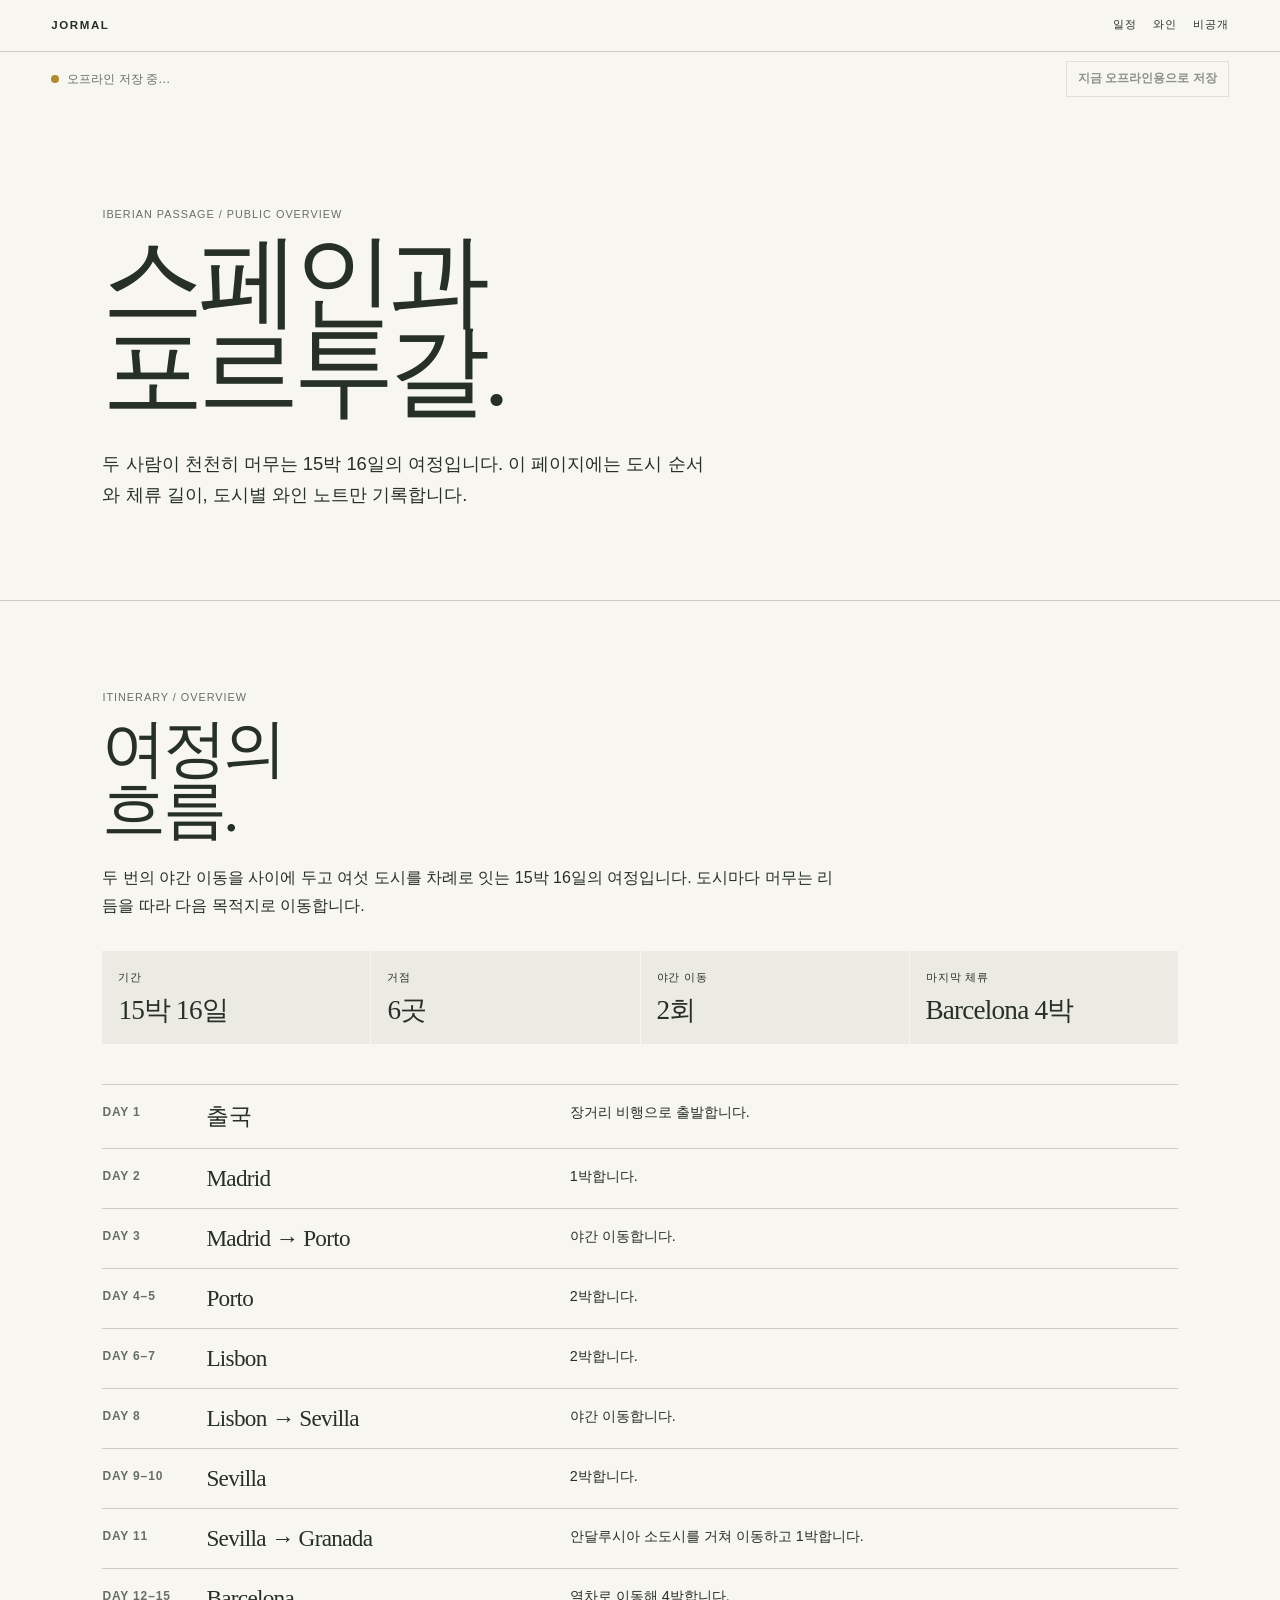
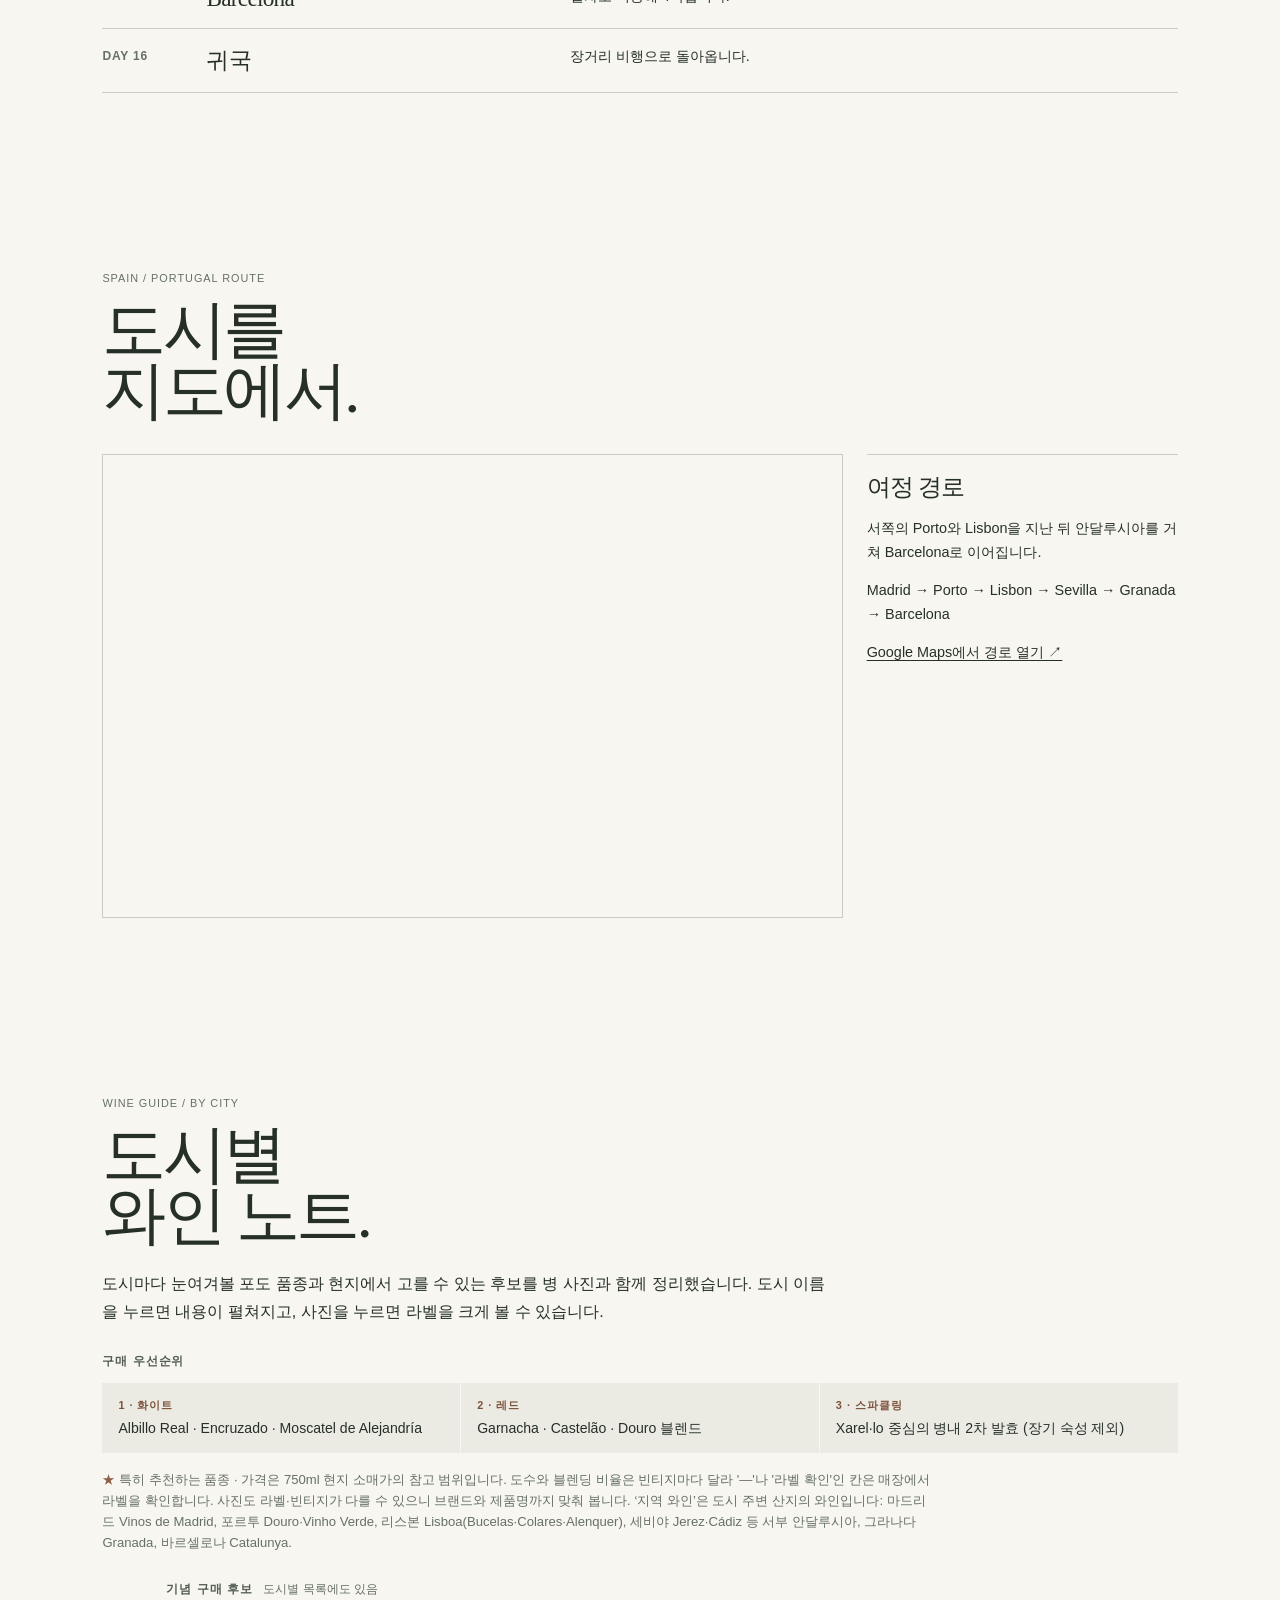
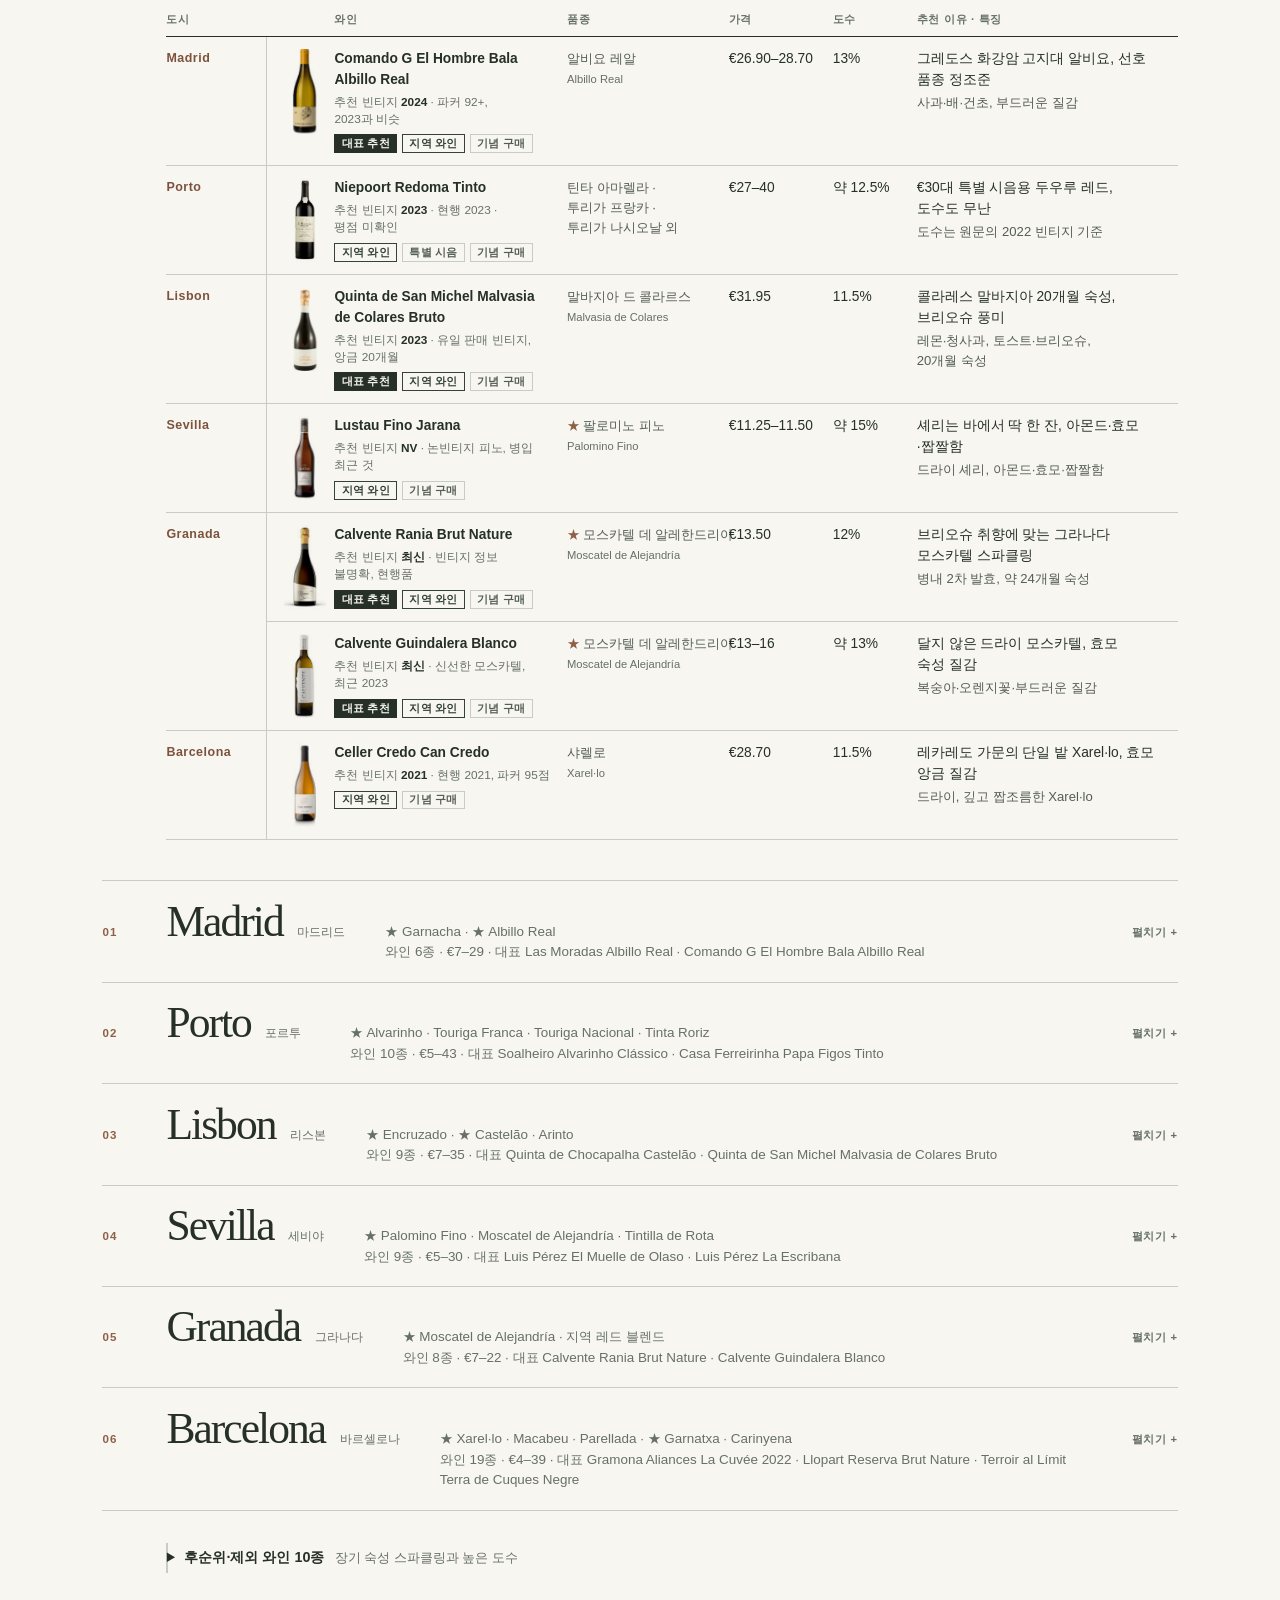
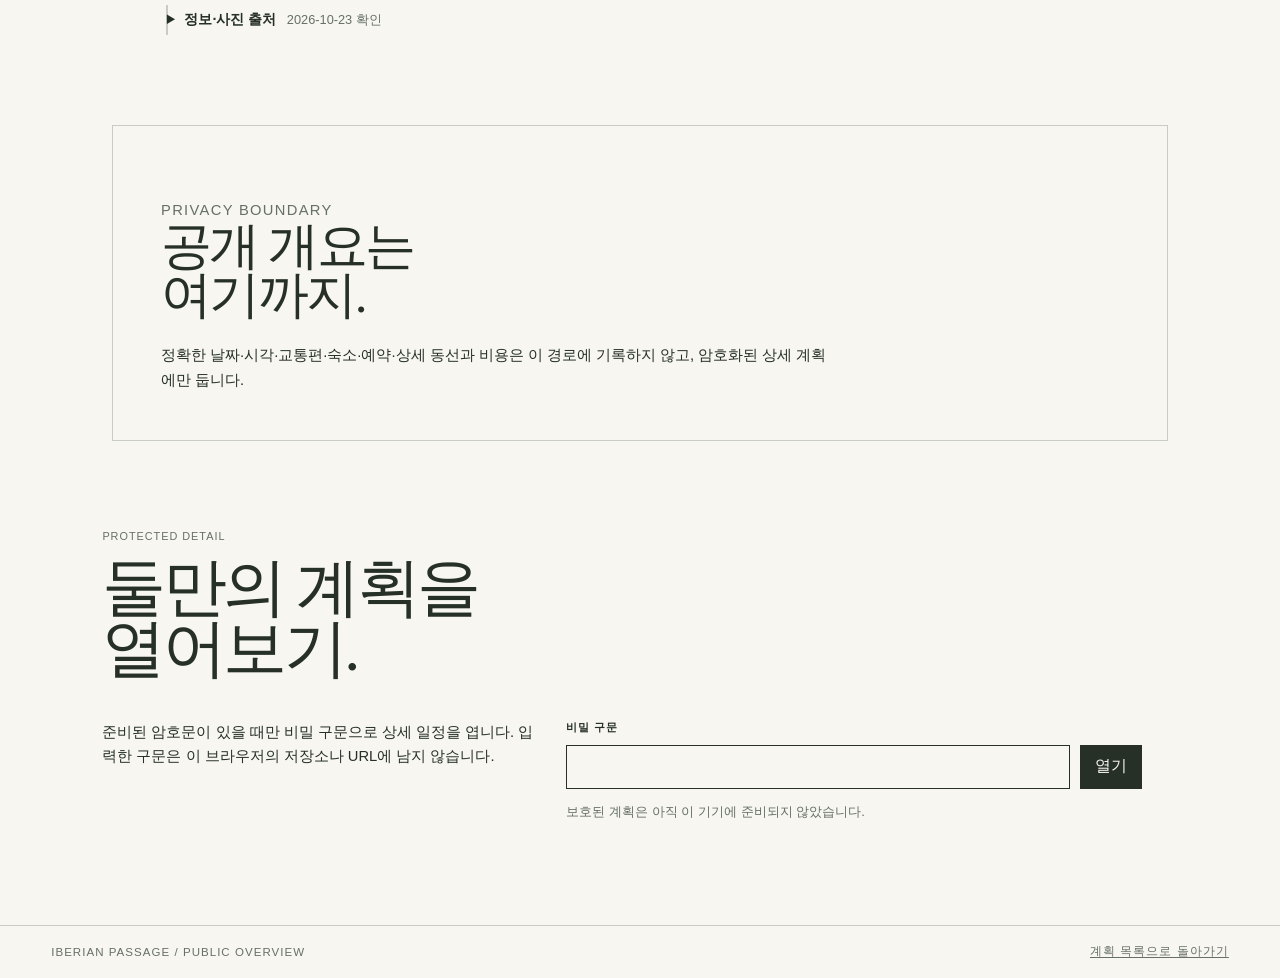
<file: info/plan/iberian-passage-2026/index.html>
<!doctype html>
<html lang="ko">
  <head>
    <meta charset="utf-8" />
    <meta name="viewport" content="width=device-width, initial-scale=1" />
    <meta name="description" content="스페인·포르투갈 15박 16일 여행의 공개 가능한 개요" />
    <title>Iberian passage 2026 — Jormal</title>
    <link rel="icon" href="../../../assets/favicon.svg" type="image/svg+xml" />
    <link rel="stylesheet" href="../../../assets/itinerary.css" />
    <script src="../../../assets/offline.js" defer></script>
  </head>
  <body class="journey-page">
    <header class="journey-header">
      <a class="journey-logo" href="../../../">JORMAL</a>
      <nav aria-label="여행 계획 탐색">
        <ul class="journey-nav">
          <li><a href="#itinerary">일정</a></li>
          <li><a href="#wine">와인</a></li>
          <li><a href="#privacy">비공개</a></li>
        </ul>
      </nav>
    </header>

    <main>
      <section class="plan-hero" aria-labelledby="plan-title">
        <p class="section-kicker">Iberian passage / public overview</p>
        <h1 id="plan-title">스페인과<br />포르투갈.</h1>
        <p>
          두 사람이 천천히 머무는 15박 16일의 여정입니다. 이 페이지에는 도시 순서와 체류 길이,
          도시별 와인 노트만 기록합니다.
        </p>
      </section>

      <section id="itinerary" class="section section-light" aria-labelledby="itinerary-title">
        <p class="section-kicker">Itinerary / overview</p>
        <h2 id="itinerary-title" class="section-title">여정의<br />흐름.</h2>
        <p class="itinerary-intro">
          두 번의 야간 이동을 사이에 두고 여섯 도시를 차례로 잇는 15박 16일의 여정입니다. 도시마다
          머무는 리듬을 따라 다음 목적지로 이동합니다.
        </p>
        <div class="itinerary-summary" aria-label="일정 요약">
          <div>
            <span class="table-label">기간</span>
            <strong>15박 16일</strong>
          </div>
          <div>
            <span class="table-label">거점</span>
            <strong>6곳</strong>
          </div>
          <div>
            <span class="table-label">야간 이동</span>
            <strong>2회</strong>
          </div>
          <div>
            <span class="table-label">마지막 체류</span>
            <strong>Barcelona 4박</strong>
          </div>
        </div>
        <ol class="day-plan" aria-label="일자별 공개 일정">
          <li>
            <time>Day 1</time>
            <h3>출국</h3>
            <p>장거리 비행으로 출발합니다.</p>
          </li>
          <li>
            <time>Day 2</time>
            <h3>Madrid</h3>
            <p>1박합니다.</p>
          </li>
          <li>
            <time>Day 3</time>
            <h3>Madrid → Porto</h3>
            <p>야간 이동합니다.</p>
          </li>
          <li>
            <time>Day 4–5</time>
            <h3>Porto</h3>
            <p>2박합니다.</p>
          </li>
          <li>
            <time>Day 6–7</time>
            <h3>Lisbon</h3>
            <p>2박합니다.</p>
          </li>
          <li>
            <time>Day 8</time>
            <h3>Lisbon → Sevilla</h3>
            <p>야간 이동합니다.</p>
          </li>
          <li>
            <time>Day 9–10</time>
            <h3>Sevilla</h3>
            <p>2박합니다.</p>
          </li>
          <li>
            <time>Day 11</time>
            <h3>Sevilla → Granada</h3>
            <p>안달루시아 소도시를 거쳐 이동하고 1박합니다.</p>
          </li>
          <li>
            <time>Day 12–15</time>
            <h3>Barcelona</h3>
            <p>열차로 이동해 4박합니다.</p>
          </li>
          <li>
            <time>Day 16</time>
            <h3>귀국</h3>
            <p>장거리 비행으로 돌아옵니다.</p>
          </li>
        </ol>
      </section>

      <section class="section section-light map-section" aria-labelledby="map-title">
        <p class="section-kicker">Spain / Portugal route</p>
        <h2 id="map-title" class="section-title">도시를<br />지도에서.</h2>
        <div class="map-layout">
          <iframe
            class="map-frame"
            title="이베리아반도 여행 경로 지도"
            src="https://www.openstreetmap.org/export/embed.html?bbox=-10.7%2C35.4%2C4.5%2C44.4&amp;layer=mapnik&amp;marker=40.4168%2C-3.7038"
            loading="lazy"
            referrerpolicy="no-referrer-when-downgrade"
          ></iframe>
          <aside class="map-note">
            <h3>여정 경로</h3>
            <p>서쪽의 Porto와 Lisbon을 지난 뒤 안달루시아를 거쳐 Barcelona로 이어집니다.</p>
            <p>Madrid → Porto → Lisbon → Sevilla → Granada → Barcelona</p>
            <p>
              <a href="https://www.google.com/maps/dir/Madrid,+Spain/Porto,+Portugal/Lisbon,+Portugal/Seville,+Spain/Granada,+Spain/Barcelona,+Spain/" target="_blank" rel="noopener noreferrer">Google Maps에서 경로 열기 ↗</a>
            </p>
          </aside>
        </div>
      </section>

      <section id="wine" class="section section-light wine-section" aria-labelledby="wine-title">
        <p class="section-kicker">Wine guide / by city</p>
        <h2 id="wine-title" class="section-title">도시별<br />와인 노트.</h2>
        <p class="itinerary-intro">
          도시마다 눈여겨볼 포도 품종과 현지에서 고를 수 있는 후보를 병 사진과 함께 정리했습니다.
          도시 이름을 누르면 내용이 펼쳐지고, 사진을 누르면 라벨을 크게 볼 수 있습니다.
        </p>

        <h3 class="wine-subhead wine-block-title">구매 우선순위</h3>
        <ol class="wine-priority" aria-label="구매 우선순위">
          <li><span class="table-label">1 · 화이트</span> Albillo Real · Encruzado · Moscatel de Alejandría</li>
          <li><span class="table-label">2 · 레드</span> Garnacha · Castelão · Douro 블렌드</li>
          <li><span class="table-label">3 · 스파클링</span> Xarel·lo 중심의 병내 2차 발효 (장기 숙성 제외)</li>
        </ol>
        <p class="wine-legend">
          <span aria-hidden="true">★</span> 특히 추천하는 품종 · 가격은 750ml 현지 소매가의 참고 범위입니다. 도수와
          블렌딩 비율은 빈티지마다 달라 '—'나 '라벨 확인'인 칸은 매장에서 라벨을 확인합니다. 사진도 라벨·빈티지가
          다를 수 있으니 브랜드와 제품명까지 맞춰 봅니다. ‘지역 와인’은 도시 주변 산지의 와인입니다: 마드리드
          Vinos de Madrid, 포르투 Douro·Vinho Verde, 리스본 Lisboa(Bucelas·Colares·Alenquer), 세비야 Jerez·Cádiz 등
          서부 안달루시아, 그라나다 Granada, 바르셀로나 Catalunya.
        </p>

        <section class="wine-souvenir" aria-labelledby="wine-souvenir-title">
          <h3 id="wine-souvenir-title" class="wine-subhead wine-block-title">기념 구매 후보 <span>도시별 목록에도 있음</span></h3>
          <div class="wine-table-wrap">
          <table class="wine-table">
            <caption class="visually-hidden">기념 구매 후보 와인</caption>
            <colgroup><col class="c-kind" /><col class="c-photo" /><col class="c-name" /><col class="c-grape" /><col class="c-price" /><col class="c-abv" /><col class="c-note" /></colgroup><thead><tr><th scope="col">도시</th><th scope="col"><span class="visually-hidden">사진</span></th><th scope="col">와인</th><th scope="col">품종</th><th scope="col">가격</th><th scope="col">도수</th><th scope="col">추천 이유 · 특징</th></tr></thead>
            <tbody>
              <tr class="is-featured"><th scope="rowgroup" rowspan="1" class="wine-kind"><span>Madrid</span></th><td class="wine-photo"><a class="wine-thumb" href="wine/el-hombre-bala-albillo-real.jpg" target="_blank" rel="noopener" aria-label="Comando G El Hombre Bala Albillo Real 병 사진 크게 보기"><img src="wine/thumb/el-hombre-bala-albillo-real.jpg" alt="" width="55" height="200" loading="lazy" /></a></td><th scope="row" class="wine-name">Comando G El Hombre Bala Albillo Real<span class="wine-vintage">추천 빈티지 <strong>2024</strong> · 파커 92+, 2023과 비슷</span><span class="wine-tags"><span class="wine-tag is-pick">대표 추천</span><span class="wine-tag is-local">지역 와인</span><span class="wine-tag">기념 구매</span></span></th><td class="wine-grape"><span class="g">알비요 레알</span><small class="wine-grape-orig"><span class="g">Albillo Real</span></small></td><td class="wine-price">€26.90–28.70</td><td class="wine-abv">13%</td><td class="wine-note"><span class="wine-why">그레도스 화강암 고지대 알비요, 선호 품종 정조준</span><span class="wine-desc">사과·배·건초, 부드러운 질감</span></td></tr>
              <tr><th scope="rowgroup" rowspan="1" class="wine-kind"><span>Porto</span></th><td class="wine-photo"><a class="wine-thumb" href="wine/niepoort-redoma-tinto.jpg" target="_blank" rel="noopener" aria-label="Niepoort Redoma Tinto 병 사진 크게 보기"><img src="wine/thumb/niepoort-redoma-tinto.jpg" alt="" width="58" height="200" loading="lazy" /></a></td><th scope="row" class="wine-name">Niepoort Redoma Tinto<span class="wine-vintage">추천 빈티지 <strong>2023</strong> · 현행 2023 · 평점 미확인</span><span class="wine-tags"><span class="wine-tag is-local">지역 와인</span><span class="wine-tag">특별 시음</span><span class="wine-tag">기념 구매</span></span></th><td class="wine-grape"><span class="g">틴타 아마렐라</span> · <span class="g">투리가 프랑카</span> · <span class="g">투리가 나시오날 외</span></td><td class="wine-price">€27–40</td><td class="wine-abv">약 12.5%</td><td class="wine-note"><span class="wine-why">€30대 특별 시음용 두우루 레드, 도수도 무난</span><span class="wine-desc">도수는 원문의 2022 빈티지 기준</span></td></tr>
              <tr class="is-featured"><th scope="rowgroup" rowspan="1" class="wine-kind"><span>Lisbon</span></th><td class="wine-photo"><a class="wine-thumb" href="wine/quinta-de-san-michel-malvasia-de-colares-bruto.jpg" target="_blank" rel="noopener" aria-label="Quinta de San Michel Malvasia de Colares Bruto 병 사진 크게 보기"><img src="wine/thumb/quinta-de-san-michel-malvasia-de-colares-bruto.jpg" alt="" width="57" height="200" loading="lazy" /></a></td><th scope="row" class="wine-name">Quinta de San Michel Malvasia de Colares Bruto<span class="wine-vintage">추천 빈티지 <strong>2023</strong> · 유일 판매 빈티지, 앙금 20개월</span><span class="wine-tags"><span class="wine-tag is-pick">대표 추천</span><span class="wine-tag is-local">지역 와인</span><span class="wine-tag">기념 구매</span></span></th><td class="wine-grape"><span class="g">말바지아 드 콜라르스</span><small class="wine-grape-orig"><span class="g">Malvasia de Colares</span></small></td><td class="wine-price">€31.95</td><td class="wine-abv">11.5%</td><td class="wine-note"><span class="wine-why">콜라레스 말바지아 20개월 숙성, 브리오슈 풍미</span><span class="wine-desc">레몬·청사과, 토스트·브리오슈, 20개월 숙성</span></td></tr>
              <tr><th scope="rowgroup" rowspan="1" class="wine-kind"><span>Sevilla</span></th><td class="wine-photo"><a class="wine-thumb" href="wine/lustau-fino-jarana.jpg" target="_blank" rel="noopener" aria-label="Lustau Fino Jarana 병 사진 크게 보기"><img src="wine/thumb/lustau-fino-jarana.jpg" alt="" width="62" height="200" loading="lazy" /></a></td><th scope="row" class="wine-name">Lustau Fino Jarana<span class="wine-vintage">추천 빈티지 <strong>NV</strong> · 논빈티지 피노, 병입 최근 것</span><span class="wine-tags"><span class="wine-tag is-local">지역 와인</span><span class="wine-tag">기념 구매</span></span></th><td class="wine-grape"><span class="g"><span class="wine-star" aria-hidden="true">★</span><span class="visually-hidden">특히 추천 품종 </span>팔로미노 피노</span><small class="wine-grape-orig"><span class="g">Palomino Fino</span></small></td><td class="wine-price">€11.25–11.50</td><td class="wine-abv">약 15%</td><td class="wine-note"><span class="wine-why">셰리는 바에서 딱 한 잔, 아몬드·효모·짭짤함</span><span class="wine-desc">드라이 셰리, 아몬드·효모·짭짤함</span></td></tr>
              <tr class="is-featured"><th scope="rowgroup" rowspan="2" class="wine-kind"><span>Granada</span></th><td class="wine-photo"><a class="wine-thumb" href="wine/calvente-rania-brut-nature.jpg" target="_blank" rel="noopener" aria-label="Calvente Rania Brut Nature 병 사진 크게 보기"><img src="wine/thumb/calvente-rania-brut-nature.jpg" alt="" width="100" height="200" loading="lazy" /></a></td><th scope="row" class="wine-name">Calvente Rania Brut Nature<span class="wine-vintage">추천 빈티지 <strong>최신</strong> · 빈티지 정보 불명확, 현행품</span><span class="wine-tags"><span class="wine-tag is-pick">대표 추천</span><span class="wine-tag is-local">지역 와인</span><span class="wine-tag">기념 구매</span></span></th><td class="wine-grape"><span class="g"><span class="wine-star" aria-hidden="true">★</span><span class="visually-hidden">특히 추천 품종 </span>모스카텔 데 알레한드리아</span><small class="wine-grape-orig"><span class="g">Moscatel de Alejandría</span></small></td><td class="wine-price">€13.50</td><td class="wine-abv">12%</td><td class="wine-note"><span class="wine-why">브리오슈 취향에 맞는 그라나다 모스카텔 스파클링</span><span class="wine-desc">병내 2차 발효, 약 24개월 숙성</span></td></tr>
              <tr class="is-featured"><td class="wine-photo"><a class="wine-thumb" href="wine/calvente-guindalera-blanco.jpg" target="_blank" rel="noopener" aria-label="Calvente Guindalera Blanco 병 사진 크게 보기"><img src="wine/thumb/calvente-guindalera-blanco.jpg" alt="" width="60" height="200" loading="lazy" /></a></td><th scope="row" class="wine-name">Calvente Guindalera Blanco<span class="wine-vintage">추천 빈티지 <strong>최신</strong> · 신선한 모스카텔, 최근 2023</span><span class="wine-tags"><span class="wine-tag is-pick">대표 추천</span><span class="wine-tag is-local">지역 와인</span><span class="wine-tag">기념 구매</span></span></th><td class="wine-grape"><span class="g"><span class="wine-star" aria-hidden="true">★</span><span class="visually-hidden">특히 추천 품종 </span>모스카텔 데 알레한드리아</span><small class="wine-grape-orig"><span class="g">Moscatel de Alejandría</span></small></td><td class="wine-price">€13–16</td><td class="wine-abv">약 13%</td><td class="wine-note"><span class="wine-why">달지 않은 드라이 모스카텔, 효모 숙성 질감</span><span class="wine-desc">복숭아·오렌지꽃·부드러운 질감</span></td></tr>
              <tr><th scope="rowgroup" rowspan="1" class="wine-kind"><span>Barcelona</span></th><td class="wine-photo"><a class="wine-thumb" href="wine/celler-credo-can-credo.jpg" target="_blank" rel="noopener" aria-label="Celler Credo Can Credo 병 사진 크게 보기"><img src="wine/thumb/celler-credo-can-credo.jpg" alt="" width="62" height="200" loading="lazy" /></a></td><th scope="row" class="wine-name">Celler Credo Can Credo<span class="wine-vintage">추천 빈티지 <strong>2021</strong> · 현행 2021, 파커 95점</span><span class="wine-tags"><span class="wine-tag is-local">지역 와인</span><span class="wine-tag">기념 구매</span></span></th><td class="wine-grape"><span class="g">샤렐로</span><small class="wine-grape-orig"><span class="g">Xarel·lo</span></small></td><td class="wine-price">€28.70</td><td class="wine-abv">11.5%</td><td class="wine-note"><span class="wine-why">레카레도 가문의 단일 밭 Xarel·lo, 효모 앙금 질감</span><span class="wine-desc">드라이, 깊고 짭조름한 Xarel·lo</span></td></tr>
            </tbody>
          </table>
          </div>
        </section>

        <div class="wine-cities">
          <details id="wine-madrid" class="wine-city">
            <summary>
              <span class="wine-city-index">01</span>
              <h3 class="wine-city-name">Madrid <small>마드리드</small></h3>
              <span class="wine-city-meta">★ Garnacha · ★ Albillo Real<br />와인 6종 · €7–29 · 대표 Las Moradas Albillo Real · Comando G El Hombre Bala Albillo Real</span>
            </summary>
            <div class="wine-city-body">
              <h4 class="wine-subhead">추천 품종</h4>
              <ul class="wine-grapes">
                <li class="is-star">
                  <strong><span class="wine-star" aria-hidden="true">★</span><span class="visually-hidden">특히 추천 품종 </span>Garnacha</strong> <span>가르나차 · 레드</span>
                  <p>딸기·체리·붉은 과일, 매끈한 탄닌과 적당한 바디.</p>
                </li>
                <li class="is-star">
                  <strong><span class="wine-star" aria-hidden="true">★</span><span class="visually-hidden">특히 추천 품종 </span>Albillo Real</strong> <span>알비요 레알 · 화이트</span>
                  <p>살구·모과·배, 풍성한 질감과 짭짤한 여운.</p>
                </li>
              </ul>
              <h4 class="wine-subhead">후보 와인</h4>
              <div class="wine-table-wrap">
              <table class="wine-table">
                <caption class="visually-hidden">Madrid 후보 와인 6종, 종류별 가격순</caption>
                <colgroup><col class="c-kind" /><col class="c-photo" /><col class="c-name" /><col class="c-grape" /><col class="c-price" /><col class="c-abv" /><col class="c-note" /></colgroup><thead><tr><th scope="col">종류</th><th scope="col"><span class="visually-hidden">사진</span></th><th scope="col">와인</th><th scope="col">품종</th><th scope="col">가격</th><th scope="col">도수</th><th scope="col">추천 이유 · 특징</th></tr></thead>
                <tbody>
                  <tr class="is-featured"><th scope="rowgroup" rowspan="3" class="wine-kind"><span>화이트</span></th><td class="wine-photo"><a class="wine-thumb" href="wine/las-moradas-albillo-real.jpg" target="_blank" rel="noopener" aria-label="Las Moradas Albillo Real 병 사진 크게 보기"><img src="wine/thumb/las-moradas-albillo-real.jpg" alt="" width="67" height="200" loading="lazy" /></a></td><th scope="row" class="wine-name">Las Moradas Albillo Real<span class="wine-vintage">추천 빈티지 <strong>최신</strong> · 신선한 화이트, 현행 2025</span><span class="wine-tags"><span class="wine-tag is-pick">대표 추천</span><span class="wine-tag is-local">지역 와인</span></span></th><td class="wine-grape"><span class="g"><span class="wine-star" aria-hidden="true">★</span><span class="visually-hidden">특히 추천 품종 </span>알비요 레알</span><small class="wine-grape-orig"><span class="g">Albillo Real</span></small></td><td class="wine-price">€12–15</td><td class="wine-abv">13–13.5%</td><td class="wine-note"><span class="wine-why">살구·모과 풍미에 질감까지, 취향 저격 화이트</span><span class="wine-desc">모과·배·고소한 질감</span></td></tr>
                  <tr class="is-featured"><td class="wine-photo"><a class="wine-thumb" href="wine/el-hombre-bala-albillo-real.jpg" target="_blank" rel="noopener" aria-label="Comando G El Hombre Bala Albillo Real 병 사진 크게 보기"><img src="wine/thumb/el-hombre-bala-albillo-real.jpg" alt="" width="55" height="200" loading="lazy" /></a></td><th scope="row" class="wine-name">Comando G El Hombre Bala Albillo Real<span class="wine-vintage">추천 빈티지 <strong>2024</strong> · 파커 92+, 2023과 비슷</span><span class="wine-tags"><span class="wine-tag is-pick">대표 추천</span><span class="wine-tag is-local">지역 와인</span><span class="wine-tag">기념 구매</span></span></th><td class="wine-grape"><span class="g">알비요 레알</span><small class="wine-grape-orig"><span class="g">Albillo Real</span></small></td><td class="wine-price">€26.90–28.70</td><td class="wine-abv">13%</td><td class="wine-note"><span class="wine-why">그레도스 화강암 고지대 알비요, 선호 품종 정조준</span><span class="wine-desc">사과·배·건초, 부드러운 질감</span></td></tr>
                  <tr><td class="wine-photo"><a class="wine-thumb" href="wine/jose-pariente-verdejo.jpg" target="_blank" rel="noopener" aria-label="José Pariente Verdejo 병 사진 크게 보기"><img src="wine/thumb/jose-pariente-verdejo.jpg" alt="" width="63" height="200" loading="lazy" /></a></td><th scope="row" class="wine-name">José Pariente Verdejo<span class="wine-vintage">추천 빈티지 <strong>최신</strong> · 신선한 베르데호</span></th><td class="wine-grape"><span class="g">베르데호</span><small class="wine-grape-orig"><span class="g">Verdejo</span></small></td><td class="wine-price">€10–13</td><td class="wine-abv">13%</td><td class="wine-note"><span class="wine-why">가볍고 드라이한 복숭아·허브 베르데호로 입문</span><span class="wine-desc">복숭아·허브</span></td></tr>
                </tbody>
                <tbody>
                  <tr><th scope="rowgroup" rowspan="3" class="wine-kind"><span>레드</span></th><td class="wine-photo"><a class="wine-thumb" href="wine/cune-crianza.jpg" target="_blank" rel="noopener" aria-label="Cune Crianza 병 사진 크게 보기"><img src="wine/thumb/cune-crianza.jpg" alt="" width="69" height="200" loading="lazy" /></a></td><th scope="row" class="wine-name">Cune Crianza<span class="wine-vintage">추천 빈티지 <strong>2022</strong> · 서클링 91 · 파커 90</span></th><td class="wine-grape"><span class="g">템프라니요 85%</span> · <span class="g">가르나차·마수엘로 15%</span><small class="wine-grape-orig"><span class="g">Tempranillo 85%</span> · <span class="g">Garnacha·Mazuelo 15%</span></small></td><td class="wine-price">€7–9</td><td class="wine-abv">14% <span class="wine-warn">주의</span></td><td class="wine-note"><span class="wine-why">€10 미만으로 마시는 리오하 데일리 레드</span><span class="wine-desc">리오하 레드, 부드러운 데일리</span></td></tr>
                  <tr><td class="wine-photo"><a class="wine-thumb" href="wine/las-moradas-senda.jpg" target="_blank" rel="noopener" aria-label="Las Moradas Senda 병 사진 크게 보기"><img src="wine/thumb/las-moradas-senda.jpg" alt="" width="64" height="200" loading="lazy" /></a></td><th scope="row" class="wine-name">Las Moradas Senda<span class="wine-vintage">추천 빈티지 <strong>2022</strong> · Peñín 90, 2022 재고</span><span class="wine-tags"><span class="wine-tag is-local">지역 와인</span></span></th><td class="wine-grape"><span class="g">가르나차</span><small class="wine-grape-orig"><span class="g">Garnacha</span></small></td><td class="wine-price">€9–12</td><td class="wine-abv">14% <span class="wine-warn">주의</span></td><td class="wine-note"><span class="wine-why">€10 안팎으로 즐기는 비슷한 취향의 레드</span><span class="wine-desc">가벼운 가르나차</span></td></tr>
                  <tr><td class="wine-photo"><a class="wine-thumb" href="wine/bernabeleva-navaherreros-garnacha.jpg" target="_blank" rel="noopener" aria-label="Bernabeleva Navaherreros Garnacha 병 사진 크게 보기"><img src="wine/thumb/bernabeleva-navaherreros-garnacha.jpg" alt="" width="72" height="200" loading="lazy" /></a></td><th scope="row" class="wine-name">Bernabeleva Navaherreros Garnacha<span class="wine-vintage">추천 빈티지 <strong>2023</strong> · 파커 92+, 2026–28 음용</span><span class="wine-tags"><span class="wine-tag is-local">지역 와인</span></span></th><td class="wine-grape"><span class="g">가르나차</span><small class="wine-grape-orig"><span class="g">Garnacha</span></small></td><td class="wine-price">€16–19</td><td class="wine-abv">14.5% <span class="wine-warn">주의</span></td><td class="wine-note"><span class="wine-why">타파스와 마시기 좋은 과실미 가르나차</span><span class="wine-desc">과실미·유연한 탄닌</span></td></tr>
                </tbody>
              </table>
              </div>
            </div>
          </details>

          <details id="wine-porto" class="wine-city">
            <summary>
              <span class="wine-city-index">02</span>
              <h3 class="wine-city-name">Porto <small>포르투</small></h3>
              <span class="wine-city-meta">★ Alvarinho · Touriga Franca · Touriga Nacional · Tinta Roriz<br />와인 10종 · €5–43 · 대표 Soalheiro Alvarinho Clássico · Casa Ferreirinha Papa Figos Tinto</span>
            </summary>
            <div class="wine-city-body">
              <h4 class="wine-subhead">추천 품종</h4>
              <ul class="wine-grapes">
                <li class="is-star">
                  <strong><span class="wine-star" aria-hidden="true">★</span><span class="visually-hidden">특히 추천 품종 </span>Alvarinho</strong> <span>알바리뉴 · 화이트</span>
                  <p>백도·시트러스, 선명한 산미.</p>
                </li>
                <li>
                  <strong>Touriga Franca · Touriga Nacional · Tinta Roriz</strong> <span>두우루 레드 블렌드</span>
                  <p>진한 베리 과일과 단단한 구조. 도수는 병별로 확인합니다.</p>
                </li>
              </ul>
              <h4 class="wine-subhead">후보 와인</h4>
              <div class="wine-table-wrap">
              <table class="wine-table">
                <caption class="visually-hidden">Porto 후보 와인 10종, 종류별 가격순</caption>
                <colgroup><col class="c-kind" /><col class="c-photo" /><col class="c-name" /><col class="c-grape" /><col class="c-price" /><col class="c-abv" /><col class="c-note" /></colgroup><thead><tr><th scope="col">종류</th><th scope="col"><span class="visually-hidden">사진</span></th><th scope="col">와인</th><th scope="col">품종</th><th scope="col">가격</th><th scope="col">도수</th><th scope="col">추천 이유 · 특징</th></tr></thead>
                <tbody>
                  <tr class="is-featured"><th scope="rowgroup" rowspan="4" class="wine-kind"><span>화이트</span></th><td class="wine-photo"><a class="wine-thumb" href="wine/soalheiro-alvarinho-classico.jpg" target="_blank" rel="noopener" aria-label="Soalheiro Alvarinho Clássico 병 사진 크게 보기"><img src="wine/thumb/soalheiro-alvarinho-classico.jpg" alt="" width="56" height="200" loading="lazy" /></a></td><th scope="row" class="wine-name">Soalheiro Alvarinho Clássico<span class="wine-vintage">추천 빈티지 <strong>최신</strong> · 신선한 알바리뉴</span><span class="wine-tags"><span class="wine-tag is-pick">대표 추천</span><span class="wine-tag is-local">지역 와인</span></span></th><td class="wine-grape"><span class="g">알바리뉴</span><small class="wine-grape-orig"><span class="g">Alvarinho</span></small></td><td class="wine-price">€11–14</td><td class="wine-abv">12.5%</td><td class="wine-note"><span class="wine-why">산미·미네랄이 선명한 포르투갈 북부 알바리뉴</span><span class="wine-desc">산미·미네랄</span></td></tr>
                  <tr><td class="wine-photo"><a class="wine-thumb" href="wine/aveleda-alvarinho.jpg" target="_blank" rel="noopener" aria-label="Aveleda Alvarinho 병 사진 크게 보기"><img src="wine/thumb/aveleda-alvarinho.jpg" alt="" width="45" height="200" loading="lazy" /></a></td><th scope="row" class="wine-name">Aveleda Alvarinho<span class="wine-vintage">추천 빈티지 <strong>최신</strong> · 신선한 비뉴 베르드</span><span class="wine-tags"><span class="wine-tag is-local">지역 와인</span></span></th><td class="wine-grape"><span class="g">알바리뉴</span><small class="wine-grape-orig"><span class="g">Alvarinho</span></small></td><td class="wine-price">€5–8</td><td class="wine-abv">12%</td><td class="wine-note"><span class="wine-why">€5~8 가성비로 백도·시트러스를 맛보는 화이트</span><span class="wine-desc">백도·시트러스</span></td></tr>
                  <tr><td class="wine-photo"><a class="wine-thumb" href="wine/anselmo-mendes-contacto-alvarinho.jpg" target="_blank" rel="noopener" aria-label="Anselmo Mendes Contacto Alvarinho 병 사진 크게 보기"><img src="wine/thumb/anselmo-mendes-contacto-alvarinho.jpg" alt="" width="50" height="200" loading="lazy" /></a></td><th scope="row" class="wine-name">Anselmo Mendes Contacto Alvarinho<span class="wine-vintage">추천 빈티지 <strong>2025</strong> · 최신, 껍질 접촉 질감 신선</span><span class="wine-tags"><span class="wine-tag is-local">지역 와인</span></span></th><td class="wine-grape"><span class="g">알바리뉴</span><small class="wine-grape-orig"><span class="g">Alvarinho</span></small></td><td class="wine-price">€13–15</td><td class="wine-abv">12.5%</td><td class="wine-note"><span class="wine-why">껍질 접촉·앙금 숙성으로 질감 있되 드라이한 알바리뉴</span><span class="wine-desc">시트러스·꽃·미네랄, 긴 여운</span></td></tr>
                  <tr><td class="wine-photo"><a class="wine-thumb" href="wine/niepoort-redoma-branco.jpg" target="_blank" rel="noopener" aria-label="Niepoort Redoma Branco 병 사진 크게 보기"><img src="wine/thumb/niepoort-redoma-branco.jpg" alt="" width="59" height="200" loading="lazy" /></a></td><th scope="row" class="wine-name">Niepoort Redoma Branco<span class="wine-vintage">추천 빈티지 <strong>최신</strong> · 현행 2025, 평가 미확인</span><span class="wine-tags"><span class="wine-tag is-local">지역 와인</span></span></th><td class="wine-grape"><span class="g">코데가 두 라리뉴</span> · <span class="g">돈젤리뉴</span> · <span class="g">고베이우 외</span></td><td class="wine-price">€17–23</td><td class="wine-abv">12%</td><td class="wine-note"><span class="wine-why">두우루 고지대의 정교한 구조감과 산뜻한 끝맛</span><span class="wine-desc">질감과 산미</span></td></tr>
                </tbody>
                <tbody>
                  <tr class="is-featured"><th scope="rowgroup" rowspan="6" class="wine-kind"><span>레드</span></th><td class="wine-photo"><a class="wine-thumb" href="wine/papa-figos-tinto.jpg" target="_blank" rel="noopener" aria-label="Casa Ferreirinha Papa Figos Tinto 병 사진 크게 보기"><img src="wine/thumb/papa-figos-tinto.jpg" alt="" width="57" height="200" loading="lazy" /></a></td><th scope="row" class="wine-name">Casa Ferreirinha Papa Figos Tinto<span class="wine-vintage">추천 빈티지 <strong>2024</strong> · MacLean 90, 2026–30 음용</span><span class="wine-tags"><span class="wine-tag is-pick">대표 추천</span><span class="wine-tag is-local">지역 와인</span></span></th><td class="wine-grape"><span class="g">두우루 토착 품종 블렌드</span></td><td class="wine-price">€7–9</td><td class="wine-abv">약 13.5%</td><td class="wine-note"><span class="wine-why">€10 이하로 즐기는 과실미 좋은 포르투갈 레드</span><span class="wine-desc">과실미·부드러운 탄닌</span></td></tr>
                  <tr><td class="wine-photo"><a class="wine-thumb" href="wine/crasto-tinto.jpg" target="_blank" rel="noopener" aria-label="Quinta do Crasto Crasto Tinto 병 사진 크게 보기"><img src="wine/thumb/crasto-tinto.jpg" alt="" width="61" height="200" loading="lazy" /></a></td><th scope="row" class="wine-name">Quinta do Crasto Crasto Tinto<span class="wine-vintage">추천 빈티지 <strong>2023</strong> · 현행 2023 · 평점 미공개</span><span class="wine-tags"><span class="wine-tag is-local">지역 와인</span></span></th><td class="wine-grape"><span class="g">틴타 바호카</span> · <span class="g">틴타 호리스</span> · <span class="g">투리가 프랑카 외</span></td><td class="wine-price">€9–12</td><td class="wine-abv">14% <span class="wine-warn">주의</span></td><td class="wine-note"><span class="wine-why">체리·자두 풍미의 두우루 데일리 레드</span><span class="wine-desc">체리·자두</span></td></tr>
                  <tr><td class="wine-photo"><a class="wine-thumb" href="wine/vallado-douro-tinto.jpg" target="_blank" rel="noopener" aria-label="Quinta do Vallado Douro Tinto 병 사진 크게 보기"><img src="wine/thumb/vallado-douro-tinto.jpg" alt="" width="45" height="200" loading="lazy" /></a></td><th scope="row" class="wine-name">Quinta do Vallado Douro Tinto<span class="wine-vintage">추천 빈티지 <strong>2024</strong> · 최신, 오크 적어 과일 생생</span><span class="wine-tags"><span class="wine-tag is-local">지역 와인</span></span></th><td class="wine-grape"><span class="g">투리가 프랑카</span> · <span class="g">투리가 나시오날</span> · <span class="g">틴타 호리스 외</span></td><td class="wine-price">€9–12</td><td class="wine-abv">13.5%</td><td class="wine-note"><span class="wine-why">농익은 붉은 과일과 둥근 타닌, 오크 10%뿐인 데일리 도루</span><span class="wine-desc">익은 붉은 과일·제비꽃·시스투스</span></td></tr>
                  <tr><td class="wine-photo"><a class="wine-thumb" href="wine/crasto-superior.jpg" target="_blank" rel="noopener" aria-label="Quinta do Crasto Crasto Superior 병 사진 크게 보기"><img src="wine/thumb/crasto-superior.jpg" alt="" width="69" height="200" loading="lazy" /></a></td><th scope="row" class="wine-name">Quinta do Crasto Crasto Superior<span class="wine-vintage">추천 빈티지 <strong>2022</strong> · 현행 2022 · 평점 미공개</span><span class="wine-tags"><span class="wine-tag is-local">지역 와인</span><span class="wine-tag">육류용</span></span></th><td class="wine-grape"><span class="g">소장</span> · <span class="g">틴타 호리스</span> · <span class="g">투리가 프랑카 외</span></td><td class="wine-price">€13–18</td><td class="wine-abv">13.5%</td><td class="wine-note"><span class="wine-why">기름진 고기에 어울리는 한 단계 구조감 레드</span></td></tr>
                  <tr><td class="wine-photo"><a class="wine-thumb" href="wine/niepoort-redoma-tinto.jpg" target="_blank" rel="noopener" aria-label="Niepoort Redoma Tinto 병 사진 크게 보기"><img src="wine/thumb/niepoort-redoma-tinto.jpg" alt="" width="58" height="200" loading="lazy" /></a></td><th scope="row" class="wine-name">Niepoort Redoma Tinto<span class="wine-vintage">추천 빈티지 <strong>2023</strong> · 현행 2023 · 평점 미확인</span><span class="wine-tags"><span class="wine-tag is-local">지역 와인</span><span class="wine-tag">특별 시음</span><span class="wine-tag">기념 구매</span></span></th><td class="wine-grape"><span class="g">틴타 아마렐라</span> · <span class="g">투리가 프랑카</span> · <span class="g">투리가 나시오날 외</span></td><td class="wine-price">€27–40</td><td class="wine-abv">약 12.5%</td><td class="wine-note"><span class="wine-why">€30대 특별 시음용 두우루 레드, 도수도 무난</span><span class="wine-desc">도수는 원문의 2022 빈티지 기준</span></td></tr>
                  <tr><td class="wine-photo"><a class="wine-thumb" href="wine/luis-seabra-xisto-cru-tinto.jpg" target="_blank" rel="noopener" aria-label="Luís Seabra Xisto Cru Tinto 병 사진 크게 보기"><img src="wine/thumb/luis-seabra-xisto-cru-tinto.jpg" alt="" width="57" height="200" loading="lazy" /></a></td><th scope="row" class="wine-name">Luís Seabra Xisto Cru Tinto<span class="wine-vintage">추천 빈티지 <strong>2022</strong> · 파커 94 · 서클링 95</span><span class="wine-tags"><span class="wine-tag is-local">지역 와인</span></span></th><td class="wine-grape"><span class="g">알리칸테 부셰</span> · <span class="g">돈젤리뉴 틴투</span> · <span class="g">말바지아 프레타 외</span></td><td class="wine-price">€42.95</td><td class="wine-abv">13.5%</td><td class="wine-note"><span class="wine-why">도우루 편암 필드블렌드, 13.5%의 신선한 레드</span><span class="wine-desc">산딸기·솔잎, 은은한 훈연</span></td></tr>
                </tbody>
              </table>
              </div>
            </div>
          </details>

          <details id="wine-lisbon" class="wine-city">
            <summary>
              <span class="wine-city-index">03</span>
              <h3 class="wine-city-name">Lisbon <small>리스본</small></h3>
              <span class="wine-city-meta">★ Encruzado · ★ Castelão · Arinto<br />와인 9종 · €7–35 · 대표 Quinta de Chocapalha Castelão · Quinta de San Michel Malvasia de Colares Bruto</span>
            </summary>
            <div class="wine-city-body">
              <h4 class="wine-subhead">추천 품종</h4>
              <ul class="wine-grapes">
                <li class="is-star">
                  <strong><span class="wine-star" aria-hidden="true">★</span><span class="visually-hidden">특히 추천 품종 </span>Encruzado</strong> <span>엔크루자두 · 화이트</span>
                  <p>복숭아·견과류 뉘앙스, 오크·효모 숙성과 잘 맞음.</p>
                </li>
                <li class="is-star">
                  <strong><span class="wine-star" aria-hidden="true">★</span><span class="visually-hidden">특히 추천 품종 </span>Castelão</strong> <span>카스텔랑 · 레드</span>
                  <p>잘 익은 붉은 과일과 비교적 부드러운 탄닌.</p>
                </li>
                <li>
                  <strong>Arinto</strong> <span>아린투</span>
                  <p>레몬·미네랄·상쾌한 산미.</p>
                </li>
              </ul>
              <h4 class="wine-subhead">후보 와인</h4>
              <div class="wine-table-wrap">
              <table class="wine-table">
                <caption class="visually-hidden">Lisbon 후보 와인 9종, 종류별 가격순</caption>
                <colgroup><col class="c-kind" /><col class="c-photo" /><col class="c-name" /><col class="c-grape" /><col class="c-price" /><col class="c-abv" /><col class="c-note" /></colgroup><thead><tr><th scope="col">종류</th><th scope="col"><span class="visually-hidden">사진</span></th><th scope="col">와인</th><th scope="col">품종</th><th scope="col">가격</th><th scope="col">도수</th><th scope="col">추천 이유 · 특징</th></tr></thead>
                <tbody>
                  <tr class="is-featured"><th scope="rowgroup" rowspan="1" class="wine-kind"><span>스파클링</span></th><td class="wine-photo"><a class="wine-thumb" href="wine/quinta-de-san-michel-malvasia-de-colares-bruto.jpg" target="_blank" rel="noopener" aria-label="Quinta de San Michel Malvasia de Colares Bruto 병 사진 크게 보기"><img src="wine/thumb/quinta-de-san-michel-malvasia-de-colares-bruto.jpg" alt="" width="57" height="200" loading="lazy" /></a></td><th scope="row" class="wine-name">Quinta de San Michel Malvasia de Colares Bruto<span class="wine-vintage">추천 빈티지 <strong>2023</strong> · 유일 판매 빈티지, 앙금 20개월</span><span class="wine-tags"><span class="wine-tag is-pick">대표 추천</span><span class="wine-tag is-local">지역 와인</span><span class="wine-tag">기념 구매</span></span></th><td class="wine-grape"><span class="g">말바지아 드 콜라르스</span><small class="wine-grape-orig"><span class="g">Malvasia de Colares</span></small></td><td class="wine-price">€31.95</td><td class="wine-abv">11.5%</td><td class="wine-note"><span class="wine-why">콜라레스 말바지아 20개월 숙성, 브리오슈 풍미</span><span class="wine-desc">레몬·청사과, 토스트·브리오슈, 20개월 숙성</span></td></tr>
                </tbody>
                <tbody>
                  <tr><th scope="rowgroup" rowspan="5" class="wine-kind"><span>화이트</span></th><td class="wine-photo"><a class="wine-thumb" href="wine/bucelas-arinto.jpg" target="_blank" rel="noopener" aria-label="Bucelas Arinto 병 사진 크게 보기"><img src="wine/thumb/bucelas-arinto.jpg" alt="" width="55" height="200" loading="lazy" /></a></td><th scope="row" class="wine-name">Bucelas Arinto<span class="wine-vintage">추천 빈티지 <strong>2023</strong> · 유일 판매분, 2026 은메달</span><span class="wine-tags"><span class="wine-tag is-local">지역 와인</span></span></th><td class="wine-grape"><span class="g">아린투</span><small class="wine-grape-orig"><span class="g">Arinto</span></small></td><td class="wine-price">€7–15</td><td class="wine-abv">13%</td><td class="wine-note"><span class="wine-why">시트러스·미네랄 중심, 엔크루자두와 대비되는 맛</span><span class="wine-desc">지역 화이트, 시트러스·미네랄</span></td></tr>
                  <tr><td class="wine-photo"><a class="wine-thumb" href="wine/quinta-dos-carvalhais-colheita-branco.jpg" target="_blank" rel="noopener" aria-label="Quinta dos Carvalhais Colheita Branco 병 사진 크게 보기"><img src="wine/thumb/quinta-dos-carvalhais-colheita-branco.jpg" alt="" width="56" height="200" loading="lazy" /></a></td><th scope="row" class="wine-name">Quinta dos Carvalhais Colheita Branco<span class="wine-vintage">추천 빈티지 <strong>최신</strong> · 신선한 당 화이트</span></th><td class="wine-grape"><span class="g">엔크루자두</span> · <span class="g">고베이우</span><small class="wine-grape-orig"><span class="g">Encruzado</span> · <span class="g">Gouveio</span></small></td><td class="wine-price">€9–12</td><td class="wine-abv">13%</td><td class="wine-note"><span class="wine-why">€10 안팎으로 맛보는 흰 과일·고소한 화이트</span><span class="wine-desc">흰 과일·고소한 질감</span></td></tr>
                  <tr><td class="wine-photo"><a class="wine-thumb" href="wine/esporao-reserva-branco.jpg" target="_blank" rel="noopener" aria-label="Esporão Reserva Branco 병 사진 크게 보기"><img src="wine/thumb/esporao-reserva-branco.jpg" alt="" width="68" height="200" loading="lazy" /></a></td><th scope="row" class="wine-name">Esporão Reserva Branco<span class="wine-vintage">추천 빈티지 <strong>2024</strong> · 현행 2024</span></th><td class="wine-grape"><span class="g">안탕 바즈</span> · <span class="g">아린투</span> · <span class="g">로페이루</span><small class="wine-grape-orig"><span class="g">Antão Vaz</span> · <span class="g">Arinto</span> · <span class="g">Roupeiro</span></small></td><td class="wine-price">€14–19</td><td class="wine-abv">13.5%</td><td class="wine-note"><span class="wine-why">배·부드러운 오크로 결을 달리하는 질감 있는 화이트</span><span class="wine-desc">배·오크</span></td></tr>
                  <tr><td class="wine-photo"><a class="wine-thumb" href="wine/colares-fundacao-oriente-malvasia.jpg" target="_blank" rel="noopener" aria-label="Colares Fundação Oriente Malvasia 병 사진 크게 보기"><img src="wine/thumb/colares-fundacao-oriente-malvasia.jpg" alt="" width="56" height="200" loading="lazy" /></a></td><th scope="row" class="wine-name">Colares Fundação Oriente Malvasia<span class="wine-vintage">추천 빈티지 <strong>2018</strong> · 판매 중 유일, 숙성 정점</span><span class="wine-tags"><span class="wine-tag is-local">지역 와인</span></span></th><td class="wine-grape"><span class="g">말바지아 드 콜라르스</span><small class="wine-grape-orig"><span class="g">Malvasia de Colares</span></small></td><td class="wine-price">€19–22</td><td class="wine-abv">12%</td><td class="wine-note"><span class="wine-why">모래밭 비접목 포도, 숙성으로 너티한 질감의 리스본 토착 화이트</span></td></tr>
                  <tr><td class="wine-photo"><a class="wine-thumb" href="wine/quinta-dos-carvalhais-encruzado.jpg" target="_blank" rel="noopener" aria-label="Quinta dos Carvalhais Encruzado 병 사진 크게 보기"><img src="wine/thumb/quinta-dos-carvalhais-encruzado.jpg" alt="" width="56" height="200" loading="lazy" /></a></td><th scope="row" class="wine-name">Quinta dos Carvalhais Encruzado<span class="wine-vintage">추천 빈티지 <strong>2024</strong> · 75cl은 2024만 판매</span></th><td class="wine-grape"><span class="g">엔크루자두</span><small class="wine-grape-orig"><span class="g">Encruzado</span></small></td><td class="wine-price">€20–26</td><td class="wine-abv">13%</td><td class="wine-note"><span class="wine-why">핵과류·숙성 질감을 집중해서 느낄 엔크루자두</span><span class="wine-desc">핵과류·숙성 질감</span></td></tr>
                </tbody>
                <tbody>
                  <tr class="is-featured"><th scope="rowgroup" rowspan="3" class="wine-kind"><span>레드</span></th><td class="wine-photo"><a class="wine-thumb" href="wine/chocapalha-castelao.jpg" target="_blank" rel="noopener" aria-label="Quinta de Chocapalha Castelão 병 사진 크게 보기"><img src="wine/thumb/chocapalha-castelao.jpg" alt="" width="59" height="200" loading="lazy" /></a></td><th scope="row" class="wine-name">Quinta de Chocapalha Castelão<span class="wine-vintage">추천 빈티지 <strong>2022</strong> · 현행 2022 · 평점 미공개</span><span class="wine-tags"><span class="wine-tag is-pick">대표 추천</span><span class="wine-tag is-local">지역 와인</span></span></th><td class="wine-grape"><span class="g"><span class="wine-star" aria-hidden="true">★</span><span class="visually-hidden">특히 추천 품종 </span>카스텔랑</span><small class="wine-grape-orig"><span class="g">Castelão</span></small></td><td class="wine-price">€10–13</td><td class="wine-abv">약 13%</td><td class="wine-note"><span class="wine-why">체리·라즈베리에 부드러운 탄닌, 평소 레드 취향</span><span class="wine-desc">체리·라즈베리·부드러운 탄닌</span></td></tr>
                  <tr><td class="wine-photo"><a class="wine-thumb" href="wine/quinta-de-chocapalha-tinto.jpg" target="_blank" rel="noopener" aria-label="Quinta de Chocapalha Tinto 병 사진 크게 보기"><img src="wine/thumb/quinta-de-chocapalha-tinto.jpg" alt="" width="55" height="200" loading="lazy" /></a></td><th scope="row" class="wine-name">Quinta de Chocapalha Tinto<span class="wine-tags"><span class="wine-tag is-local">지역 와인</span><span class="wine-tag">육류용</span></span></th><td class="wine-grape"><span class="g">틴타 호리스</span> · <span class="g">카스텔랑</span> · <span class="g">투리가 나시오날 외</span></td><td class="wine-price">€11–14</td><td class="wine-abv">14.5% <span class="wine-warn">주의</span></td><td class="wine-note"><span class="wine-why">€11~14 리스본 지역 레드, 고기 요리용</span></td></tr>
                  <tr><td class="wine-photo"><a class="wine-thumb" href="wine/casal-sta-maria-pinot-noir.jpg" target="_blank" rel="noopener" aria-label="Casal Sta. Maria Pinot Noir 병 사진 크게 보기"><img src="wine/thumb/casal-sta-maria-pinot-noir.jpg" alt="" width="58" height="200" loading="lazy" /></a></td><th scope="row" class="wine-name">Casal Sta. Maria Pinot Noir<span class="wine-vintage">추천 빈티지 <strong>2024</strong> · 현행, 신선한 스타일</span><span class="wine-tags"><span class="wine-tag is-local">지역 와인</span><span class="wine-tag">특별 시음</span></span></th><td class="wine-grape"><span class="g">피노 누아</span><small class="wine-grape-orig"><span class="g">Pinot Noir</span></small></td><td class="wine-price">€30–35</td><td class="wine-abv">13.5%</td><td class="wine-note"><span class="wine-why">대서양 바람 맞은 신트라 해안 피노, 중간 바디·부드러운 타닌</span></td></tr>
                </tbody>
              </table>
              </div>
            </div>
          </details>

          <details id="wine-sevilla" class="wine-city">
            <summary>
              <span class="wine-city-index">04</span>
              <h3 class="wine-city-name">Sevilla <small>세비야</small></h3>
              <span class="wine-city-meta">★ Palomino Fino · Moscatel de Alejandría · Tintilla de Rota<br />와인 9종 · €5–30 · 대표 Luis Pérez El Muelle de Olaso · Luis Pérez La Escribana</span>
            </summary>
            <div class="wine-city-body">
              <h4 class="wine-subhead">추천 품종</h4>
              <ul class="wine-grapes">
                <li class="is-star">
                  <strong><span class="wine-star" aria-hidden="true">★</span><span class="visually-hidden">특히 추천 품종 </span>Palomino Fino</strong> <span>팔로미노 피노 · 화이트·셰리</span>
                  <p>아몬드·효모·짭짤함. 특히 드라이 Fino 셰리.</p>
                </li>
                <li>
                  <strong>Moscatel de Alejandría</strong> <span>모스카텔 데 알레한드리아</span>
                  <p>복숭아·살구·꽃 향. 드라이 여부를 확인합니다.</p>
                </li>
                <li>
                  <strong>Tintilla de Rota</strong> <span>지역 레드</span>
                  <p>진한 과실미의 지역 레드.</p>
                </li>
              </ul>
              <h4 class="wine-subhead">후보 와인</h4>
              <div class="wine-table-wrap">
              <table class="wine-table">
                <caption class="visually-hidden">Sevilla 후보 와인 9종, 종류별 가격순</caption>
                <colgroup><col class="c-kind" /><col class="c-photo" /><col class="c-name" /><col class="c-grape" /><col class="c-price" /><col class="c-abv" /><col class="c-note" /></colgroup><thead><tr><th scope="col">종류</th><th scope="col"><span class="visually-hidden">사진</span></th><th scope="col">와인</th><th scope="col">품종</th><th scope="col">가격</th><th scope="col">도수</th><th scope="col">추천 이유 · 특징</th></tr></thead>
                <tbody>
                  <tr class="is-featured"><th scope="rowgroup" rowspan="6" class="wine-kind"><span>화이트</span></th><td class="wine-photo"><a class="wine-thumb" href="wine/el-muelle-de-olaso.jpg" target="_blank" rel="noopener" aria-label="Luis Pérez El Muelle de Olaso 병 사진 크게 보기"><img src="wine/thumb/el-muelle-de-olaso.jpg" alt="" width="64" height="200" loading="lazy" /></a></td><th scope="row" class="wine-name">Luis Pérez El Muelle de Olaso<span class="wine-vintage">추천 빈티지 <strong>최신</strong> · 신선한 헤레스 화이트</span><span class="wine-tags"><span class="wine-tag is-pick">대표 추천</span><span class="wine-tag is-local">지역 와인</span></span></th><td class="wine-grape"><span class="g"><span class="wine-star" aria-hidden="true">★</span><span class="visually-hidden">특히 추천 품종 </span>팔로미노 피노</span><small class="wine-grape-orig"><span class="g">Palomino Fino</span></small></td><td class="wine-price">€12–15</td><td class="wine-abv">약 13%</td><td class="wine-note"><span class="wine-why">셰리 대신 병으로 즐기는 아몬드·효모 화이트</span><span class="wine-desc">아몬드·짭짤함·효모 숙성</span></td></tr>
                  <tr class="is-featured"><td class="wine-photo"><a class="wine-thumb" href="wine/luis-perez-la-escribana.jpg" target="_blank" rel="noopener" aria-label="Luis Pérez La Escribana 병 사진 크게 보기"><img src="wine/thumb/luis-perez-la-escribana.jpg" alt="" width="65" height="200" loading="lazy" /></a></td><th scope="row" class="wine-name">Luis Pérez La Escribana<span class="wine-vintage">추천 빈티지 <strong>2024</strong> · 파커 95+, 품절 시 2025</span><span class="wine-tags"><span class="wine-tag is-pick">대표 추천</span><span class="wine-tag is-local">지역 와인</span><span class="wine-tag">특별 시음</span></span></th><td class="wine-grape"><span class="g">팔로미노 피노</span><small class="wine-grape-orig"><span class="g">Palomino Fino</span></small></td><td class="wine-price">€23–30</td><td class="wine-abv">13.5%</td><td class="wine-note"><span class="wine-why">효모막 숙성의 고소하고 짭짤한 특별 시음 화이트</span></td></tr>
                  <tr><td class="wine-photo"><a class="wine-thumb" href="wine/barbadillo-blanco-de-albariza.jpg" target="_blank" rel="noopener" aria-label="Barbadillo Blanco de Albariza 병 사진 크게 보기"><img src="wine/thumb/barbadillo-blanco-de-albariza.jpg" alt="" width="70" height="200" loading="lazy" /></a></td><th scope="row" class="wine-name">Barbadillo Blanco de Albariza<span class="wine-vintage">추천 빈티지 <strong>최신</strong> · 가벼운 팔로미노</span><span class="wine-tags"><span class="wine-tag is-local">지역 와인</span></span></th><td class="wine-grape"><span class="g">팔로미노 피노</span><small class="wine-grape-orig"><span class="g">Palomino Fino</span></small></td><td class="wine-price">€5–7</td><td class="wine-abv">11.5%</td><td class="wine-note"><span class="wine-why">€5~7로 즐기는 세비야 가성비 화이트</span></td></tr>
                  <tr><td class="wine-photo"><a class="wine-thumb" href="wine/botani-moscatel-old-vines.jpg" target="_blank" rel="noopener" aria-label="Botani Moscatel Old Vines 병 사진 크게 보기"><img src="wine/thumb/botani-moscatel-old-vines.jpg" alt="" width="63" height="200" loading="lazy" /></a></td><th scope="row" class="wine-name">Botani Moscatel Old Vines<span class="wine-vintage">추천 빈티지 <strong>최신</strong> · 아로마틱 모스카텔</span></th><td class="wine-grape"><span class="g">모스카텔 데 알레한드리아</span><small class="wine-grape-orig"><span class="g">Moscatel de Alejandría</span></small></td><td class="wine-price">€14–17</td><td class="wine-abv">11.5%</td><td class="wine-note"><span class="wine-why">드라이한데 복숭아·살구 향이 풍부한 모스카텔</span><span class="wine-desc">살구·복숭아</span></td></tr>
                  <tr><td class="wine-photo"><a class="wine-thumb" href="wine/primitivo-collantes-socaire.jpg" target="_blank" rel="noopener" aria-label="Primitivo Collantes Socaire 병 사진 크게 보기"><img src="wine/thumb/primitivo-collantes-socaire.jpg" alt="" width="63" height="200" loading="lazy" /></a></td><th scope="row" class="wine-name">Primitivo Collantes Socaire<span class="wine-vintage">추천 빈티지 <strong>2023</strong> · 판매처에 표시된 유일 빈티지</span><span class="wine-tags"><span class="wine-tag is-local">지역 와인</span></span></th><td class="wine-grape"><span class="g">팔로미노 피노</span><small class="wine-grape-orig"><span class="g">Palomino Fino</span></small></td><td class="wine-price">€21.70</td><td class="wine-abv">13%</td><td class="wine-note"><span class="wine-why">주정강화 없는 팔로미노, 피노통 24개월 견과 질감</span><span class="wine-desc">짭짤한 알바리사·견과·시트러스 (품절 가능, 재고 확인)</span></td></tr>
                  <tr><td class="wine-photo"><a class="wine-thumb" href="wine/colonias-de-galeon-sobrepieles.jpg" target="_blank" rel="noopener" aria-label="Colonias de Galeón Sobrepieles 병 사진 크게 보기"><img src="wine/thumb/colonias-de-galeon-sobrepieles.jpg" alt="" width="104" height="200" loading="lazy" /></a></td><th scope="row" class="wine-name">Colonias de Galeón Sobrepieles<span class="wine-vintage">추천 빈티지 <strong>2025</strong> · 2024 품절, 현재 판매 빈티지</span><span class="wine-tags"><span class="wine-tag is-local">지역 와인</span></span></th><td class="wine-grape"><span class="g">비오니에</span><small class="wine-grape-orig"><span class="g">Viognier</span></small></td><td class="wine-price">€24.50</td><td class="wine-abv">12%</td><td class="wine-note"><span class="wine-why">세비야도 산지, 아카시아 배럴 6개월이라 비스킷 질감</span><span class="wine-desc">자몽·오렌지꽃·비스킷</span></td></tr>
                </tbody>
                <tbody>
                  <tr><th scope="rowgroup" rowspan="2" class="wine-kind"><span>셰리</span></th><td class="wine-photo"><a class="wine-thumb" href="wine/la-guita-manzanilla.jpg" target="_blank" rel="noopener" aria-label="La Guita Manzanilla 병 사진 크게 보기"><img src="wine/thumb/la-guita-manzanilla.jpg" alt="" width="60" height="200" loading="lazy" /></a></td><th scope="row" class="wine-name">La Guita Manzanilla<span class="wine-vintage">추천 빈티지 <strong>NV</strong> · 솔레라 NV, 신선한 병 고르기</span><span class="wine-tags"><span class="wine-tag is-local">지역 와인</span></span></th><td class="wine-grape"><span class="g">팔로미노 피노</span><small class="wine-grape-orig"><span class="g">Palomino Fino</span></small></td><td class="wine-price">€5–7</td><td class="wine-abv">약 15%</td><td class="wine-note"><span class="wine-why">셰리 한 병 대안, €5~7의 가벼운 가격</span><span class="wine-desc">셰리 대안, 병 가격</span></td></tr>
                  <tr><td class="wine-photo"><a class="wine-thumb" href="wine/lustau-fino-jarana.jpg" target="_blank" rel="noopener" aria-label="Lustau Fino Jarana 병 사진 크게 보기"><img src="wine/thumb/lustau-fino-jarana.jpg" alt="" width="62" height="200" loading="lazy" /></a></td><th scope="row" class="wine-name">Lustau Fino Jarana<span class="wine-vintage">추천 빈티지 <strong>NV</strong> · 논빈티지 피노, 병입 최근 것</span><span class="wine-tags"><span class="wine-tag is-local">지역 와인</span><span class="wine-tag">기념 구매</span></span></th><td class="wine-grape"><span class="g"><span class="wine-star" aria-hidden="true">★</span><span class="visually-hidden">특히 추천 품종 </span>팔로미노 피노</span><small class="wine-grape-orig"><span class="g">Palomino Fino</span></small></td><td class="wine-price">€11.25–11.50</td><td class="wine-abv">약 15%</td><td class="wine-note"><span class="wine-why">셰리는 바에서 딱 한 잔, 아몬드·효모·짭짤함</span><span class="wine-desc">드라이 셰리, 아몬드·효모·짭짤함</span></td></tr>
                </tbody>
                <tbody>
                  <tr><th scope="rowgroup" rowspan="1" class="wine-kind"><span>레드</span></th><td class="wine-photo"><a class="wine-thumb" href="wine/forlong-tintilla-de-rota.jpg" target="_blank" rel="noopener" aria-label="Forlong Tintilla de Rota 병 사진 크게 보기"><img src="wine/thumb/forlong-tintilla-de-rota.jpg" alt="" width="66" height="200" loading="lazy" /></a></td><th scope="row" class="wine-name">Forlong Tintilla de Rota<span class="wine-vintage">추천 빈티지 <strong>2021</strong> · 현행 2021, 18개월 숙성</span><span class="wine-tags"><span class="wine-tag is-local">지역 와인</span><span class="wine-tag">육류용</span></span></th><td class="wine-grape"><span class="g">틴티야 데 로타</span><small class="wine-grape-orig"><span class="g">Tintilla de Rota</span></small></td><td class="wine-price">€20–23</td><td class="wine-abv">14.5% <span class="wine-warn">주의</span></td><td class="wine-note"><span class="wine-why">세비야에서 만날 과실미·탄닌 균형의 카디스 레드</span></td></tr>
                </tbody>
              </table>
              </div>
            </div>
          </details>

          <details id="wine-granada" class="wine-city">
            <summary>
              <span class="wine-city-index">05</span>
              <h3 class="wine-city-name">Granada <small>그라나다</small></h3>
              <span class="wine-city-meta">★ Moscatel de Alejandría · 지역 레드 블렌드<br />와인 8종 · €7–22 · 대표 Calvente Rania Brut Nature · Calvente Guindalera Blanco</span>
            </summary>
            <div class="wine-city-body">
              <h4 class="wine-subhead">추천 품종</h4>
              <ul class="wine-grapes">
                <li class="is-star">
                  <strong><span class="wine-star" aria-hidden="true">★</span><span class="visually-hidden">특히 추천 품종 </span>Moscatel de Alejandría</strong> <span>모스카텔 데 알레한드리아</span>
                  <p>핵과류·오렌지꽃. Guindalera Blanco와 Rania에 주목합니다.</p>
                </li>
                <li>
                  <strong>지역 레드 블렌드</strong> <span>Syrah · Cabernet Sauvignon · Merlot 등</span>
                  <p>육류와 페어링합니다.</p>
                </li>
              </ul>
              <h4 class="wine-subhead">후보 와인</h4>
              <div class="wine-table-wrap">
              <table class="wine-table">
                <caption class="visually-hidden">Granada 후보 와인 8종, 종류별 가격순</caption>
                <colgroup><col class="c-kind" /><col class="c-photo" /><col class="c-name" /><col class="c-grape" /><col class="c-price" /><col class="c-abv" /><col class="c-note" /></colgroup><thead><tr><th scope="col">종류</th><th scope="col"><span class="visually-hidden">사진</span></th><th scope="col">와인</th><th scope="col">품종</th><th scope="col">가격</th><th scope="col">도수</th><th scope="col">추천 이유 · 특징</th></tr></thead>
                <tbody>
                  <tr class="is-featured"><th scope="rowgroup" rowspan="2" class="wine-kind"><span>스파클링</span></th><td class="wine-photo"><a class="wine-thumb" href="wine/calvente-rania-brut-nature.jpg" target="_blank" rel="noopener" aria-label="Calvente Rania Brut Nature 병 사진 크게 보기"><img src="wine/thumb/calvente-rania-brut-nature.jpg" alt="" width="100" height="200" loading="lazy" /></a></td><th scope="row" class="wine-name">Calvente Rania Brut Nature<span class="wine-vintage">추천 빈티지 <strong>최신</strong> · 빈티지 정보 불명확, 현행품</span><span class="wine-tags"><span class="wine-tag is-pick">대표 추천</span><span class="wine-tag is-local">지역 와인</span><span class="wine-tag">기념 구매</span></span></th><td class="wine-grape"><span class="g"><span class="wine-star" aria-hidden="true">★</span><span class="visually-hidden">특히 추천 품종 </span>모스카텔 데 알레한드리아</span><small class="wine-grape-orig"><span class="g">Moscatel de Alejandría</span></small></td><td class="wine-price">€13.50</td><td class="wine-abv">12%</td><td class="wine-note"><span class="wine-why">브리오슈 취향에 맞는 그라나다 모스카텔 스파클링</span><span class="wine-desc">병내 2차 발효, 약 24개월 숙성</span></td></tr>
                  <tr><td class="wine-photo"><a class="wine-thumb" href="wine/munana-1188-brut-nature.jpg" target="_blank" rel="noopener" aria-label="Muñana 1188 Brut Nature 병 사진 크게 보기"><img src="wine/thumb/munana-1188-brut-nature.jpg" alt="" width="60" height="200" loading="lazy" /></a></td><th scope="row" class="wine-name">Muñana 1188 Brut Nature<span class="wine-vintage">추천 빈티지 <strong>2021</strong> · 현행 2021</span><span class="wine-tags"><span class="wine-tag is-local">지역 와인</span></span></th><td class="wine-grape"><span class="g">샤르도네</span> · <span class="g">소비뇽 블랑</span> · <span class="g">모스카텔</span><small class="wine-grape-orig"><span class="g">Chardonnay</span> · <span class="g">Sauvignon Blanc</span> · <span class="g">Moscatel</span></small></td><td class="wine-price">€15</td><td class="wine-abv">12.5%</td><td class="wine-note"><span class="wine-why">그라나다 고지대 전통방식, 브리오슈·견과 노트</span><span class="wine-desc">브리오슈·견과·잔잔한 기포 (병 숙성 기간 미확인)</span></td></tr>
                </tbody>
                <tbody>
                  <tr class="is-featured"><th scope="rowgroup" rowspan="5" class="wine-kind"><span>화이트</span></th><td class="wine-photo"><a class="wine-thumb" href="wine/calvente-guindalera-blanco.jpg" target="_blank" rel="noopener" aria-label="Calvente Guindalera Blanco 병 사진 크게 보기"><img src="wine/thumb/calvente-guindalera-blanco.jpg" alt="" width="60" height="200" loading="lazy" /></a></td><th scope="row" class="wine-name">Calvente Guindalera Blanco<span class="wine-vintage">추천 빈티지 <strong>최신</strong> · 신선한 모스카텔, 최근 2023</span><span class="wine-tags"><span class="wine-tag is-pick">대표 추천</span><span class="wine-tag is-local">지역 와인</span><span class="wine-tag">기념 구매</span></span></th><td class="wine-grape"><span class="g"><span class="wine-star" aria-hidden="true">★</span><span class="visually-hidden">특히 추천 품종 </span>모스카텔 데 알레한드리아</span><small class="wine-grape-orig"><span class="g">Moscatel de Alejandría</span></small></td><td class="wine-price">€13–16</td><td class="wine-abv">약 13%</td><td class="wine-note"><span class="wine-why">달지 않은 드라이 모스카텔, 효모 숙성 질감</span><span class="wine-desc">복숭아·오렌지꽃·부드러운 질감</span></td></tr>
                  <tr><td class="wine-photo"><a class="wine-thumb" href="wine/cuatro-vientos-4v-blanco.jpg" target="_blank" rel="noopener" aria-label="Cuatro Vientos 4V Blanco 병 사진 크게 보기"><img src="wine/thumb/cuatro-vientos-4v-blanco.jpg" alt="" width="60" height="200" loading="lazy" /></a></td><th scope="row" class="wine-name">Cuatro Vientos 4V Blanco<span class="wine-vintage">추천 빈티지 <strong>최신</strong> · 영 화이트, 최신 빈티지</span><span class="wine-tags"><span class="wine-tag is-local">지역 와인</span></span></th><td class="wine-grape is-empty">확인 불가</td><td class="wine-price">€7–9</td><td class="wine-abv is-empty">확인 불가</td><td class="wine-note"><span class="wine-why">€7~9로 즐기는 알푸하라 지역 가성비 화이트</span></td></tr>
                  <tr><td class="wine-photo"><a class="wine-thumb" href="wine/munana-blanco.jpg" target="_blank" rel="noopener" aria-label="Muñana Blanco 병 사진 크게 보기"><img src="wine/thumb/munana-blanco.jpg" alt="" width="60" height="200" loading="lazy" /></a></td><th scope="row" class="wine-name">Muñana Blanco<span class="wine-vintage">추천 빈티지 <strong>2025</strong> · 최신, 신선함이 핵심인 영 와인</span><span class="wine-tags"><span class="wine-tag is-local">지역 와인</span></span></th><td class="wine-grape"><span class="g">샤르도네</span> · <span class="g">소비뇽 블랑</span> · <span class="g">모스카텔 데 알레한드리아</span><small class="wine-grape-orig"><span class="g">Chardonnay</span> · <span class="g">Sauvignon Blanc</span> · <span class="g">Moscatel de Alejandría</span></small></td><td class="wine-price">€8.50</td><td class="wine-abv">12%</td><td class="wine-note"><span class="wine-why">고지대 산도로 복숭아 과실이 상쾌한 데일리 화이트</span><span class="wine-desc">복숭아·사과·흰꽃</span></td></tr>
                  <tr><td class="wine-photo"><a class="wine-thumb" href="wine/botani-moscatel-old-vines.jpg" target="_blank" rel="noopener" aria-label="Botani Moscatel Old Vines 병 사진 크게 보기"><img src="wine/thumb/botani-moscatel-old-vines.jpg" alt="" width="63" height="200" loading="lazy" /></a></td><th scope="row" class="wine-name">Botani Moscatel Old Vines<span class="wine-vintage">추천 빈티지 <strong>최신</strong> · 아로마틱 모스카텔</span></th><td class="wine-grape"><span class="g">모스카텔 데 알레한드리아</span><small class="wine-grape-orig"><span class="g">Moscatel de Alejandría</span></small></td><td class="wine-price">€14–17</td><td class="wine-abv">11.5%</td><td class="wine-note"><span class="wine-why">Guindalera의 모스카텔 향과 비교하는 말라가 화이트</span><span class="wine-desc">말라가 지역 화이트</span></td></tr>
                  <tr><td class="wine-photo"><a class="wine-thumb" href="wine/mountain-blanco.jpg" target="_blank" rel="noopener" aria-label="Telmo Rodríguez Mountain Blanco 병 사진 크게 보기"><img src="wine/thumb/mountain-blanco.jpg" alt="" width="57" height="200" loading="lazy" /></a></td><th scope="row" class="wine-name">Telmo Rodríguez Mountain Blanco<span class="wine-vintage">추천 빈티지 <strong>2024</strong> · 2023 강풍 피해, 2024 정상</span></th><td class="wine-grape"><span class="g">모스카텔 데 알레한드리아</span><small class="wine-grape-orig"><span class="g">Moscatel de Alejandría</span></small></td><td class="wine-price">€19.55</td><td class="wine-abv">13.5%</td><td class="wine-note"><span class="wine-why">말라가 고지대 드라이 모스카텔, 취향 품종 그대로</span><span class="wine-desc">말라가 와인, 머스캣 향·짭조름한 여운</span></td></tr>
                </tbody>
                <tbody>
                  <tr><th scope="rowgroup" rowspan="1" class="wine-kind"><span>레드</span></th><td class="wine-photo"><a class="wine-thumb" href="wine/calvente-castillejos.jpg" target="_blank" rel="noopener" aria-label="Calvente Castillejos 병 사진 크게 보기"><img src="wine/thumb/calvente-castillejos.jpg" alt="" width="64" height="200" loading="lazy" /></a></td><th scope="row" class="wine-name">Calvente Castillejos<span class="wine-tags"><span class="wine-tag is-local">지역 와인</span><span class="wine-tag">육류용</span></span></th><td class="wine-grape"><span class="g">카베르네 소비뇽 46%</span> · <span class="g">시라 35%</span> · <span class="g">메를로 15% 외</span></td><td class="wine-price">€18–22</td><td class="wine-abv">14.5% <span class="wine-warn">주의</span></td><td class="wine-note"><span class="wine-why">그라나다 고지대 개성의 레드, 육류와 함께</span></td></tr>
                </tbody>
              </table>
              </div>
            </div>
          </details>

          <details id="wine-barcelona" class="wine-city">
            <summary>
              <span class="wine-city-index">06</span>
              <h3 class="wine-city-name">Barcelona <small>바르셀로나</small></h3>
              <span class="wine-city-meta">★ Xarel·lo · Macabeu · Parellada · ★ Garnatxa · Carinyena<br />와인 19종 · €4–39 · 대표 Gramona Aliances La Cuvée 2022 · Llopart Reserva Brut Nature · Terroir al Límit Terra de Cuques Negre</span>
            </summary>
            <div class="wine-city-body">
              <h4 class="wine-subhead">추천 품종</h4>
              <ul class="wine-grapes">
                <li class="is-star">
                  <strong><span class="wine-star" aria-hidden="true">★</span><span class="visually-hidden">특히 추천 품종 </span>Xarel·lo</strong> <span>샤렐로 · 화이트·스파클링</span>
                  <p>산미·질감·숙성 잠재력.</p>
                </li>
                <li>
                  <strong>Macabeu · Parellada</strong> <span>마카베우 · 파레야다</span>
                  <p>산뜻한 꽃·과일 풍미, 전통방식 스파클링.</p>
                </li>
                <li class="is-star">
                  <strong><span class="wine-star" aria-hidden="true">★</span><span class="visually-hidden">특히 추천 품종 </span>Garnatxa · Carinyena</strong> <span>가르나차 · 카리녜나</span>
                  <p>붉은 과일과 풍부한 바디의 카탈루냐 레드.</p>
                </li>
              </ul>
              <h4 class="wine-subhead">후보 와인</h4>
              <div class="wine-table-wrap">
              <table class="wine-table">
                <caption class="visually-hidden">Barcelona 후보 와인 19종, 종류별 가격순</caption>
                <colgroup><col class="c-kind" /><col class="c-photo" /><col class="c-name" /><col class="c-grape" /><col class="c-price" /><col class="c-abv" /><col class="c-note" /></colgroup><thead><tr><th scope="col">종류</th><th scope="col"><span class="visually-hidden">사진</span></th><th scope="col">와인</th><th scope="col">품종</th><th scope="col">가격</th><th scope="col">도수</th><th scope="col">추천 이유 · 특징</th></tr></thead>
                <tbody>
                  <tr class="is-featured"><th scope="rowgroup" rowspan="7" class="wine-kind"><span>스파클링</span></th><td class="wine-photo"><a class="wine-thumb" href="wine/llopart-reserva-brut-nature.jpg" target="_blank" rel="noopener" aria-label="Llopart Reserva Brut Nature 병 사진 크게 보기"><img src="wine/thumb/llopart-reserva-brut-nature.jpg" alt="" width="65" height="200" loading="lazy" /></a></td><th scope="row" class="wine-name">Llopart Reserva Brut Nature<span class="wine-vintage">추천 빈티지 <strong>2022</strong> · 현행 2022, Atkin 90점</span><span class="wine-tags"><span class="wine-tag is-pick">대표 추천</span><span class="wine-tag is-local">지역 와인</span></span></th><td class="wine-grape"><span class="g">샤렐로 45%</span> · <span class="g">마카베오 35%</span> · <span class="g">파레야다 20%</span><small class="wine-grape-orig"><span class="g">Xarel·lo 45%</span> · <span class="g">Macabeo 35%</span> · <span class="g">Parellada 20%</span></small></td><td class="wine-price">€15–18</td><td class="wine-abv is-empty">확인 불가</td><td class="wine-note"><span class="wine-why">로저 구라트 브뤼 나튀르 팬에게 맞는 우아한 드라이</span><span class="wine-desc">드라이</span></td></tr>
                  <tr class="is-featured"><td class="wine-photo"><a class="wine-thumb" href="wine/gramona-aliances-la-cuvee.jpg" target="_blank" rel="noopener" aria-label="Gramona Aliances La Cuvée 2022 병 사진 크게 보기"><img src="wine/thumb/gramona-aliances-la-cuvee.jpg" alt="" width="70" height="200" loading="lazy" /></a></td><th scope="row" class="wine-name">Gramona Aliances La Cuvée 2022<span class="wine-vintage">추천 빈티지 <strong>2022</strong> · 현행 2022, 2021은 92점</span><span class="wine-tags"><span class="wine-tag is-pick">대표 추천</span><span class="wine-tag is-local">지역 와인</span></span></th><td class="wine-grape"><span class="g">샤렐로 중심 전통 품종 블렌드</span></td><td class="wine-price">€16–20</td><td class="wine-abv">12%</td><td class="wine-note"><span class="wine-why">18–24개월 숙성 기준에 맞는 Xarel·lo 스파클링</span><span class="wine-desc">복숭아·아몬드·빵 풍미, 24개월 숙성</span></td></tr>
                  <tr><td class="wine-photo"><a class="wine-thumb" href="wine/jaume-serra-brut-nature.jpg" target="_blank" rel="noopener" aria-label="Jaume Serra Brut Nature 병 사진 크게 보기"><img src="wine/thumb/jaume-serra-brut-nature.jpg" alt="" width="52" height="200" loading="lazy" /></a></td><th scope="row" class="wine-name">Jaume Serra Brut Nature<span class="wine-vintage">추천 빈티지 <strong>NV</strong> · 논빈티지 데일리 카바</span><span class="wine-tags"><span class="wine-tag is-local">지역 와인</span></span></th><td class="wine-grape"><span class="g">마카베오</span> · <span class="g">샤렐로</span> · <span class="g">파레야다</span> · <span class="g">샤르도네</span><small class="wine-grape-orig"><span class="g">Macabeo</span> · <span class="g">Xarel·lo</span> · <span class="g">Parellada</span> · <span class="g">Chardonnay</span></small></td><td class="wine-price">€4–6</td><td class="wine-abv">11.5%</td><td class="wine-note"><span class="wine-why">€4~6 초저가로 다시 만나는 기준 까바</span><span class="wine-desc">초저가 까바</span></td></tr>
                  <tr><td class="wine-photo"><a class="wine-thumb" href="wine/roger-goulart-brut-reserva.jpg" target="_blank" rel="noopener" aria-label="Roger Goulart Brut Reserva / Brut Nature 병 사진 크게 보기"><img src="wine/thumb/roger-goulart-brut-reserva.jpg" alt="" width="65" height="200" loading="lazy" /></a></td><th scope="row" class="wine-name">Roger Goulart Brut Reserva / Brut Nature<span class="wine-vintage">추천 빈티지 <strong>최신</strong> · 젊은 카바, 매장 2023</span><span class="wine-tags"><span class="wine-tag is-local">지역 와인</span></span></th><td class="wine-grape"><span class="g">샤렐로 40%</span> · <span class="g">마카베오 30%</span> · <span class="g">파레야다 30%</span><small class="wine-grape-orig"><span class="g">Xarel·lo 40%</span> · <span class="g">Macabeo 30%</span> · <span class="g">Parellada 30%</span></small></td><td class="wine-price">€9–14</td><td class="wine-abv">12%</td><td class="wine-note"><span class="wine-why">현지 €9~14로 다시 마시는 취향 비교 기준</span><span class="wine-desc">취향 비교 기준</span></td></tr>
                  <tr><td class="wine-photo"><a class="wine-thumb" href="wine/vilarnau-brut-reserva.jpg" target="_blank" rel="noopener" aria-label="Vilarnau Brut Reserva 병 사진 크게 보기"><img src="wine/thumb/vilarnau-brut-reserva.jpg" alt="" width="65" height="200" loading="lazy" /></a></td><th scope="row" class="wine-name">Vilarnau Brut Reserva<span class="wine-vintage">추천 빈티지 <strong>NV</strong> · 논빈티지, Falstaff 89점</span><span class="wine-tags"><span class="wine-tag is-local">지역 와인</span></span></th><td class="wine-grape"><span class="g">비우라</span> · <span class="g">샤렐로</span> · <span class="g">파레야다</span><small class="wine-grape-orig"><span class="g">Viura</span> · <span class="g">Xarel·lo</span> · <span class="g">Parellada</span></small></td><td class="wine-price">€11–14</td><td class="wine-abv">11.2%</td><td class="wine-note"><span class="wine-why">자우메 세라의 편안함에 풍미를 더한 부드러운 기포</span><span class="wine-desc">과실 중심</span></td></tr>
                  <tr><td class="wine-photo"><a class="wine-thumb" href="wine/juve-camps-essential-purpura.jpg" target="_blank" rel="noopener" aria-label="Juvé &amp; Camps Essential Púrpura 병 사진 크게 보기"><img src="wine/thumb/juve-camps-essential-purpura.jpg" alt="" width="64" height="200" loading="lazy" /></a></td><th scope="row" class="wine-name">Juvé &amp; Camps Essential Púrpura<span class="wine-vintage">추천 빈티지 <strong>2022</strong> · 현행 2022, 24개월+ 숙성</span><span class="wine-tags"><span class="wine-tag is-local">지역 와인</span></span></th><td class="wine-grape"><span class="g">마카베오</span> · <span class="g">샤렐로</span> · <span class="g">파레야다</span><small class="wine-grape-orig"><span class="g">Macabeo</span> · <span class="g">Xarel·lo</span> · <span class="g">Parellada</span></small></td><td class="wine-price">€12–15</td><td class="wine-abv">12.5%</td><td class="wine-note"><span class="wine-why">€12~15에 토스트 향을 즐기는 균형 잡힌 까바</span><span class="wine-desc">토스트 향</span></td></tr>
                  <tr><td class="wine-photo"><a class="wine-thumb" href="wine/raventos-i-blanc-blanc-de-blancs.jpg" target="_blank" rel="noopener" aria-label="Raventós i Blanc Blanc de Blancs 병 사진 크게 보기"><img src="wine/thumb/raventos-i-blanc-blanc-de-blancs.jpg" alt="" width="54" height="200" loading="lazy" /></a></td><th scope="row" class="wine-name">Raventós i Blanc Blanc de Blancs<span class="wine-vintage">추천 빈티지 <strong>2024</strong> · 현행 2024, 파커 93점</span><span class="wine-tags"><span class="wine-tag is-local">지역 와인</span></span></th><td class="wine-grape"><span class="g">마카베오</span> · <span class="g">샤렐로</span> · <span class="g">파레야다</span> · <span class="g">말바시아 데 시체스</span><small class="wine-grape-orig"><span class="g">Macabeo</span> · <span class="g">Xarel·lo</span> · <span class="g">Parellada</span> · <span class="g">Malvasia de Sitges</span></small></td><td class="wine-price">€16–20</td><td class="wine-abv">12%</td><td class="wine-note"><span class="wine-why">로저 구라트보다 정교하고 산뜻한 한 단계 위</span><span class="wine-desc">산뜻한 스타일</span></td></tr>
                </tbody>
                <tbody>
                  <tr><th scope="rowgroup" rowspan="5" class="wine-kind"><span>화이트</span></th><td class="wine-photo"><a class="wine-thumb" href="wine/raventos-dalella-pansa-blanca.jpg" target="_blank" rel="noopener" aria-label="Raventós d'Alella Pansa Blanca 병 사진 크게 보기"><img src="wine/thumb/raventos-dalella-pansa-blanca.jpg" alt="" width="68" height="200" loading="lazy" /></a></td><th scope="row" class="wine-name">Raventós d'Alella Pansa Blanca<span class="wine-vintage">추천 빈티지 <strong>2025</strong> · 최신, 신선한 스타일 기준</span><span class="wine-tags"><span class="wine-tag is-local">지역 와인</span></span></th><td class="wine-grape"><span class="g">판사 블랑카</span><small class="wine-grape-orig"><span class="g">Pansa Blanca</span></small></td><td class="wine-price">€10.30</td><td class="wine-abv">13%</td><td class="wine-note"><span class="wine-why">바르셀로나 바로 옆 알레야 토착 품종, 묵직한 질감</span><span class="wine-desc">흰 과실·은은한 쌉쌀함</span></td></tr>
                  <tr><td class="wine-photo"><a class="wine-thumb" href="wine/gramona-gessami.jpg" target="_blank" rel="noopener" aria-label="Gramona Gessamí 병 사진 크게 보기"><img src="wine/thumb/gramona-gessami.jpg" alt="" width="55" height="200" loading="lazy" /></a></td><th scope="row" class="wine-name">Gramona Gessamí<span class="wine-vintage">추천 빈티지 <strong>최신</strong> · 아로마틱 영 화이트, 2025</span><span class="wine-tags"><span class="wine-tag is-local">지역 와인</span></span></th><td class="wine-grape"><span class="g">모스카텔</span> · <span class="g">소비뇽 블랑</span> · <span class="g">게뷔르츠트라미너</span><small class="wine-grape-orig"><span class="g">Moscatel</span> · <span class="g">Sauvignon Blanc</span> · <span class="g">Gewürztraminer</span></small></td><td class="wine-price">€12–15</td><td class="wine-abv is-empty">확인 불가</td><td class="wine-note"><span class="wine-why">백도·꽃향의 페네데스 향긋한 무기포 화이트</span><span class="wine-desc">백도·꽃</span></td></tr>
                  <tr><td class="wine-photo"><a class="wine-thumb" href="wine/jean-leon-vinya-gigi.jpg" target="_blank" rel="noopener" aria-label="Jean Leon Vinya Gigi Chardonnay 병 사진 크게 보기"><img src="wine/thumb/jean-leon-vinya-gigi.jpg" alt="" width="66" height="200" loading="lazy" /></a></td><th scope="row" class="wine-name">Jean Leon Vinya Gigi Chardonnay<span class="wine-vintage">추천 빈티지 <strong>2024</strong> · 현행 2024, 문두스비니 금상</span><span class="wine-tags"><span class="wine-tag is-local">지역 와인</span><span class="wine-tag">특별 시음</span></span></th><td class="wine-grape"><span class="g">샤르도네</span><small class="wine-grape-orig"><span class="g">Chardonnay</span></small></td><td class="wine-price">€24–26</td><td class="wine-abv">13%</td><td class="wine-note"><span class="wine-why">€24~26 샤르도네로 즐기는 특별 시음·기념 구매</span></td></tr>
                  <tr><td class="wine-photo"><a class="wine-thumb" href="wine/celler-credo-can-credo.jpg" target="_blank" rel="noopener" aria-label="Celler Credo Can Credo 병 사진 크게 보기"><img src="wine/thumb/celler-credo-can-credo.jpg" alt="" width="62" height="200" loading="lazy" /></a></td><th scope="row" class="wine-name">Celler Credo Can Credo<span class="wine-vintage">추천 빈티지 <strong>2021</strong> · 현행 2021, 파커 95점</span><span class="wine-tags"><span class="wine-tag is-local">지역 와인</span><span class="wine-tag">기념 구매</span></span></th><td class="wine-grape"><span class="g">샤렐로</span><small class="wine-grape-orig"><span class="g">Xarel·lo</span></small></td><td class="wine-price">€28.70</td><td class="wine-abv">11.5%</td><td class="wine-note"><span class="wine-why">레카레도 가문의 단일 밭 Xarel·lo, 효모 앙금 질감</span><span class="wine-desc">드라이, 깊고 짭조름한 Xarel·lo</span></td></tr>
                  <tr><td class="wine-photo"><a class="wine-thumb" href="wine/terra-de-cuques-blanc.jpg" target="_blank" rel="noopener" aria-label="Terroir al Límit Terra de Cuques Blanc 병 사진 크게 보기"><img src="wine/thumb/terra-de-cuques-blanc.jpg" alt="" width="69" height="200" loading="lazy" /></a></td><th scope="row" class="wine-name">Terroir al Límit Terra de Cuques Blanc<span class="wine-vintage">추천 빈티지 <strong>2023</strong> · 현행 2023, 전작 파커 93</span><span class="wine-tags"><span class="wine-tag is-local">지역 와인</span><span class="wine-tag">특별 시음</span></span></th><td class="wine-grape"><span class="g">가르나차 블랑카</span> · <span class="g">페드로 히메네스</span><small class="wine-grape-orig"><span class="g">Garnacha Blanca</span> · <span class="g">Pedro Ximénez</span></small></td><td class="wine-price">€31–39</td><td class="wine-abv">13%</td><td class="wine-note"><span class="wine-why">특별한 경험용으로 고른 바르셀로나 화이트</span></td></tr>
                </tbody>
                <tbody>
                  <tr class="is-featured"><th scope="rowgroup" rowspan="5" class="wine-kind"><span>레드</span></th><td class="wine-photo"><a class="wine-thumb" href="wine/terra-de-cuques-negre.jpg" target="_blank" rel="noopener" aria-label="Terroir al Límit Terra de Cuques Negre 병 사진 크게 보기"><img src="wine/thumb/terra-de-cuques-negre.jpg" alt="" width="70" height="200" loading="lazy" /></a></td><th scope="row" class="wine-name">Terroir al Límit Terra de Cuques Negre<span class="wine-vintage">추천 빈티지 <strong>2022</strong> · 현행 2022, 파커 93점</span><span class="wine-tags"><span class="wine-tag is-pick">대표 추천</span><span class="wine-tag is-local">지역 와인</span><span class="wine-tag">특별 시음</span></span></th><td class="wine-grape"><span class="g"><span class="wine-star" aria-hidden="true">★</span><span class="visually-hidden">특히 추천 품종 </span>가르나차</span> · <span class="g">카리녜나</span><small class="wine-grape-orig"><span class="g">Garnacha</span> · <span class="g">Cariñena</span></small></td><td class="wine-price">€35–39</td><td class="wine-abv">13.5%</td><td class="wine-note"><span class="wine-why">특별한 경험용 1순위 레드, 우아하고 과하지 않은 도수</span><span class="wine-desc">과실미·실키한 탄닌</span></td></tr>
                  <tr><td class="wine-photo"><a class="wine-thumb" href="wine/sangre-de-toro-original.jpg" target="_blank" rel="noopener" aria-label="Torres Sangre de Toro Original 병 사진 크게 보기"><img src="wine/thumb/sangre-de-toro-original.jpg" alt="" width="65" height="200" loading="lazy" /></a></td><th scope="row" class="wine-name">Torres Sangre de Toro Original<span class="wine-vintage">추천 빈티지 <strong>2024</strong> · 현행 2024, 영 데일리 레드</span><span class="wine-tags"><span class="wine-tag is-local">지역 와인</span></span></th><td class="wine-grape"><span class="g">가르나차</span> · <span class="g">카리녜나</span><small class="wine-grape-orig"><span class="g">Garnacha</span> · <span class="g">Cariñena</span></small></td><td class="wine-price">€6–8</td><td class="wine-abv">13.5%</td><td class="wine-note"><span class="wine-why">€6~8 가성비로 마시는 대중적 카탈루냐 레드</span></td></tr>
                  <tr><td class="wine-photo"><a class="wine-thumb" href="wine/succes-la-cuca-de-llum.jpg" target="_blank" rel="noopener" aria-label="Succés La Cuca de Llum 병 사진 크게 보기"><img src="wine/thumb/succes-la-cuca-de-llum.jpg" alt="" width="69" height="200" loading="lazy" /></a></td><th scope="row" class="wine-name">Succés La Cuca de Llum<span class="wine-vintage">추천 빈티지 <strong>2023</strong> · 최신 판매분, 신선한 과실형</span><span class="wine-tags"><span class="wine-tag is-local">지역 와인</span></span></th><td class="wine-grape"><span class="g">트레파트</span><small class="wine-grape-orig"><span class="g">Trepat</span></small></td><td class="wine-price">€10.30</td><td class="wine-abv">12%</td><td class="wine-note"><span class="wine-why">토착 트레파트, 부드러운 타닌에 낮은 도수의 레드</span><span class="wine-desc">잘 익은 붉은 과실·후추·펜넬</span></td></tr>
                  <tr><td class="wine-photo"><a class="wine-thumb" href="wine/acustic-montsant.jpg" target="_blank" rel="noopener" aria-label="Acústic Montsant 병 사진 크게 보기"><img src="wine/thumb/acustic-montsant.jpg" alt="" width="64" height="200" loading="lazy" /></a></td><th scope="row" class="wine-name">Acústic Montsant<span class="wine-vintage">추천 빈티지 <strong>2022</strong> · 현행 2022, Peñín 91점</span><span class="wine-tags"><span class="wine-tag is-local">지역 와인</span><span class="wine-tag">육류용</span></span></th><td class="wine-grape"><span class="g">카리녜나 70%</span> · <span class="g">가르나차 30%</span><small class="wine-grape-orig"><span class="g">Cariñena 70%</span> · <span class="g">Garnacha 30%</span></small></td><td class="wine-price">€13–17</td><td class="wine-abv">15% <span class="wine-warn">주의</span></td><td class="wine-note"><span class="wine-why">과실미를 편안하게 즐기는 몬트산트, 도수 주의</span></td></tr>
                  <tr><td class="wine-photo"><a class="wine-thumb" href="wine/camins-del-priorat.jpg" target="_blank" rel="noopener" aria-label="Álvaro Palacios Camins del Priorat 병 사진 크게 보기"><img src="wine/thumb/camins-del-priorat.jpg" alt="" width="47" height="200" loading="lazy" /></a></td><th scope="row" class="wine-name">Álvaro Palacios Camins del Priorat<span class="wine-vintage">추천 빈티지 <strong>2024</strong> · 파커 90–92, 최신 출시</span><span class="wine-tags"><span class="wine-tag is-local">지역 와인</span><span class="wine-tag">육류용</span></span></th><td class="wine-grape"><span class="g">가르나차 40%</span> · <span class="g">카베르네 소비뇽 21%</span> · <span class="g">메를로 18% 외</span></td><td class="wine-price">€21–27</td><td class="wine-abv">14.5% <span class="wine-warn">주의</span></td><td class="wine-note"><span class="wine-why">기름진 고기와 함께 즐길 구조감 있는 프리오라트</span></td></tr>
                </tbody>
                <tbody>
                  <tr><th scope="rowgroup" rowspan="2" class="wine-kind"><span>로제</span></th><td class="wine-photo"><a class="wine-thumb" href="wine/raventos-de-nit-rose.jpg" target="_blank" rel="noopener" aria-label="Raventós i Blanc de Nit Rosé 병 사진 크게 보기"><img src="wine/thumb/raventos-de-nit-rose.jpg" alt="" width="66" height="200" loading="lazy" /></a></td><th scope="row" class="wine-name">Raventós i Blanc de Nit Rosé<span class="wine-vintage">추천 빈티지 <strong>2024</strong> · 현행 2024, 파커 92+</span><span class="wine-tags"><span class="wine-tag is-local">지역 와인</span></span></th><td class="wine-grape is-empty">확인 불가</td><td class="wine-price">€20–23</td><td class="wine-abv is-empty">확인 불가</td><td class="wine-note"><span class="wine-why">취향 밖이지만 드라이 로제 스파클링 도전 후보</span><span class="wine-desc">로제 도전 후보</span></td></tr>
                  <tr><td class="wine-photo"><a class="wine-thumb" href="wine/gramona-roent-rose.jpg" target="_blank" rel="noopener" aria-label="Gramona Roent Rosé 병 사진 크게 보기"><img src="wine/thumb/gramona-roent-rose.jpg" alt="" width="70" height="200" loading="lazy" /></a></td><th scope="row" class="wine-name">Gramona Roent Rosé<span class="wine-vintage">추천 빈티지 <strong>2023</strong> · 현행 판매 2023, 점수 미확인</span><span class="wine-tags"><span class="wine-tag is-local">지역 와인</span></span></th><td class="wine-grape"><span class="g">피노 누아</span> · <span class="g">가르나차</span><small class="wine-grape-orig"><span class="g">Pinot Noir</span> · <span class="g">Garnacha</span></small></td><td class="wine-price">€24–26</td><td class="wine-abv">12%</td><td class="wine-note"><span class="wine-why">구조감 있는 드라이 로제 스파클링 도전 후보</span><span class="wine-desc">로제 도전 후보</span></td></tr>
                </tbody>
              </table>
              </div>
            </div>
          </details>

        </div>

        <details class="wine-secondary">
          <summary>후순위·제외 와인 10종 <span>장기 숙성 스파클링과 높은 도수</span></summary>
          <div class="wine-table-wrap">
          <table class="wine-table">
            <caption class="visually-hidden">후순위·제외 와인</caption>
            <colgroup><col class="c-kind" /><col class="c-photo" /><col class="c-name" /><col class="c-grape" /><col class="c-price" /><col class="c-abv" /><col class="c-note" /></colgroup><thead><tr><th scope="col">종류</th><th scope="col"><span class="visually-hidden">사진</span></th><th scope="col">와인</th><th scope="col">품종</th><th scope="col">가격</th><th scope="col">도수</th><th scope="col">제외 이유 · 특징</th></tr></thead>
            <tbody>
              <tr><th scope="rowgroup" rowspan="8" class="wine-kind"><span>스파클링</span></th><td class="wine-photo"><a class="wine-thumb" href="wine/gramona-imperial.jpg" target="_blank" rel="noopener" aria-label="Gramona Imperial 병 사진 크게 보기"><img src="wine/thumb/gramona-imperial.jpg" alt="" width="53" height="200" loading="lazy" /></a></td><th scope="row" class="wine-name">Gramona Imperial<span class="wine-tags"><span class="wine-tag is-out">장기 숙성</span></span></th><td class="wine-grape"><span class="g">샤렐로</span> · <span class="g">마카베오</span> · <span class="g">파레야다 외</span></td><td class="wine-price">€23–27</td><td class="wine-abv">12%</td><td class="wine-note"><span class="wine-why">50개월 이상 병내 숙성</span><span class="wine-desc">흰 과일·시트러스·버터 페이스트리</span></td></tr>
              <tr><td class="wine-photo"><a class="wine-thumb" href="wine/gramona-iii-lustros.jpg" target="_blank" rel="noopener" aria-label="Gramona III Lustros 병 사진 크게 보기"><img src="wine/thumb/gramona-iii-lustros.jpg" alt="" width="68" height="200" loading="lazy" /></a></td><th scope="row" class="wine-name">Gramona III Lustros<span class="wine-tags"><span class="wine-tag is-out">장기 숙성</span></span></th><td class="wine-grape"><span class="g">샤렐로</span> · <span class="g">마카베오</span> · <span class="g">파레야다</span><small class="wine-grape-orig"><span class="g">Xarel·lo</span> · <span class="g">Macabeo</span> · <span class="g">Parellada</span></small></td><td class="wine-price">€34–38</td><td class="wine-abv">12%</td><td class="wine-note"><span class="wine-why">84개월 이상 병내 숙성</span><span class="wine-desc">브리오슈·말린 살구·캐모마일</span></td></tr>
              <tr><td class="wine-photo"><a class="wine-thumb" href="wine/recaredo-terrers.jpg" target="_blank" rel="noopener" aria-label="Recaredo Terrers 병 사진 크게 보기"><img src="wine/thumb/recaredo-terrers.jpg" alt="" width="69" height="200" loading="lazy" /></a></td><th scope="row" class="wine-name">Recaredo Terrers<span class="wine-tags"><span class="wine-tag is-out">장기 숙성</span></span></th><td class="wine-grape"><span class="g">샤렐로</span> · <span class="g">마카베우</span> · <span class="g">파레야다</span><small class="wine-grape-orig"><span class="g">Xarel·lo</span> · <span class="g">Macabeu</span> · <span class="g">Parellada</span></small></td><td class="wine-price">€29</td><td class="wine-abv">11.5%</td><td class="wine-note"><span class="wine-why">최소 50개월 병내 숙성</span><span class="wine-desc">깊이·투명함·복합미·신선함</span></td></tr>
              <tr><td class="wine-photo"><a class="wine-thumb" href="wine/recaredo-intens-rosat.jpg" target="_blank" rel="noopener" aria-label="Recaredo Intens Rosat 병 사진 크게 보기"><img src="wine/thumb/recaredo-intens-rosat.jpg" alt="" width="70" height="200" loading="lazy" /></a></td><th scope="row" class="wine-name">Recaredo Intens Rosat<span class="wine-tags"><span class="wine-tag is-out">로제</span><span class="wine-tag is-out">숙성 30개월</span></span></th><td class="wine-grape"><span class="g">모나스트렐</span> · <span class="g">가르나차</span><small class="wine-grape-orig"><span class="g">Monastrell</span> · <span class="g">Garnatxa</span></small></td><td class="wine-price">€39–42</td><td class="wine-abv">11%</td><td class="wine-note"><span class="wine-why">로제 · 최소 30개월 병내 숙성</span><span class="wine-desc">드라이·생동감</span></td></tr>
              <tr><td class="wine-photo"><a class="wine-thumb" href="wine/juve-camps-reserva-de-la-familia.jpg" target="_blank" rel="noopener" aria-label="Juvé &amp; Camps Reserva de la Familia 병 사진 크게 보기"><img src="wine/thumb/juve-camps-reserva-de-la-familia.jpg" alt="" width="69" height="200" loading="lazy" /></a></td><th scope="row" class="wine-name">Juvé &amp; Camps Reserva de la Familia<span class="wine-tags"><span class="wine-tag is-out">숙성 30개월</span></span></th><td class="wine-grape"><span class="g">샤렐로</span> · <span class="g">마카베오</span> · <span class="g">파레야다</span><small class="wine-grape-orig"><span class="g">Xarel·lo</span> · <span class="g">Macabeo</span> · <span class="g">Parellada</span></small></td><td class="wine-price">€21–21.50</td><td class="wine-abv">12%</td><td class="wine-note"><span class="wine-why">30개월 이상 병내 숙성</span><span class="wine-desc">사과·펜넬·로즈메리·토스트</span></td></tr>
              <tr><td class="wine-photo"><a class="wine-thumb" href="wine/segura-viudas-reserva-heredad.jpg" target="_blank" rel="noopener" aria-label="Segura Viudas Reserva Heredad 병 사진 크게 보기"><img src="wine/thumb/segura-viudas-reserva-heredad.jpg" alt="" width="158" height="200" loading="lazy" /></a></td><th scope="row" class="wine-name">Segura Viudas Reserva Heredad<span class="wine-tags"><span class="wine-tag is-out">숙성 표기 확인</span></span></th><td class="wine-grape"><span class="g">마카베오</span> · <span class="g">샤르도네</span><small class="wine-grape-orig"><span class="g">Macabeo</span> · <span class="g">Chardonnay</span></small></td><td class="wine-price">€16.70</td><td class="wine-abv">12%</td><td class="wine-note"><span class="wine-why">숙성 기간 표기가 출처마다 달라 라벨 확인 필요</span><span class="wine-desc">비스킷·꿀·말린 과일·스모키</span></td></tr>
              <tr><td class="wine-photo"><a class="wine-thumb" href="wine/roger-goulart-josep-valls.jpg" target="_blank" rel="noopener" aria-label="Roger Goulart Gran Reserva Josep Valls 병 사진 크게 보기"><img src="wine/thumb/roger-goulart-josep-valls.jpg" alt="" width="65" height="200" loading="lazy" /></a></td><th scope="row" class="wine-name">Roger Goulart Gran Reserva Josep Valls<span class="wine-tags"><span class="wine-tag is-out">장기 숙성</span></span></th><td class="wine-grape"><span class="g">샤렐로</span> · <span class="g">마카베오</span> · <span class="g">파레야다 외</span></td><td class="wine-price">€19.50</td><td class="wine-abv">12%</td><td class="wine-note"><span class="wine-why">최소 36개월 숙성</span><span class="wine-desc">과육 과일·페이스트리·효모</span></td></tr>
              <tr><td class="wine-photo"><a class="wine-thumb" href="wine/murganheira-super-reserva-bruto.jpg" target="_blank" rel="noopener" aria-label="Murganheira Super Reserva Bruto 병 사진 크게 보기"><img src="wine/thumb/murganheira-super-reserva-bruto.jpg" alt="" width="70" height="200" loading="lazy" /></a></td><th scope="row" class="wine-name">Murganheira Super Reserva Bruto<span class="wine-tags"><span class="wine-tag is-out">장기 숙성</span></span></th><td class="wine-grape"><span class="g">말바지아 피나</span> · <span class="g">샤르도네</span> · <span class="g">투리가 나시오날</span><small class="wine-grape-orig"><span class="g">Malvasia Fina</span> · <span class="g">Chardonnay</span> · <span class="g">Touriga Nacional</span></small></td><td class="wine-price">€15–17</td><td class="wine-abv">12.5%</td><td class="wine-note"><span class="wine-why">병내 약 4년 숙성</span><span class="wine-desc">사과·자두·캐러멜</span></td></tr>
            </tbody>
            <tbody>
              <tr><th scope="rowgroup" rowspan="1" class="wine-kind"><span>셰리</span></th><td class="wine-photo"><a class="wine-thumb" href="wine/lustau-amontillado-los-arcos.jpg" target="_blank" rel="noopener" aria-label="Lustau Amontillado Los Arcos 병 사진 크게 보기"><img src="wine/thumb/lustau-amontillado-los-arcos.jpg" alt="" width="63" height="200" loading="lazy" /></a></td><th scope="row" class="wine-name">Lustau Amontillado Los Arcos<span class="wine-tags"><span class="wine-tag is-out">높은 도수</span></span></th><td class="wine-grape"><span class="g">팔로미노</span><small class="wine-grape-orig"><span class="g">Palomino</span></small></td><td class="wine-price">€14.30–14.55</td><td class="wine-abv">18.5%</td><td class="wine-note"><span class="wine-why">18.5% 고도수 아몬티야도</span><span class="wine-desc">헤이즐넛·가볍고 둥근 맛</span></td></tr>
            </tbody>
            <tbody>
              <tr><th scope="rowgroup" rowspan="1" class="wine-kind"><span>레드</span></th><td class="wine-photo"><a class="wine-thumb" href="wine/vina-ardanza-reserva.jpg" target="_blank" rel="noopener" aria-label="Viña Ardanza Reserva 병 사진 크게 보기"><img src="wine/thumb/vina-ardanza-reserva.jpg" alt="" width="67" height="200" loading="lazy" /></a></td><th scope="row" class="wine-name">Viña Ardanza Reserva<span class="wine-tags"><span class="wine-tag is-out">높은 도수</span></span></th><td class="wine-grape"><span class="g">템프라니요</span> · <span class="g">가르나차</span><small class="wine-grape-orig"><span class="g">Tempranillo</span> · <span class="g">Garnacha</span></small></td><td class="wine-price">€27.50–29.60</td><td class="wine-abv">14.5%</td><td class="wine-note"><span class="wine-why">14.5% 고도수 레드</span><span class="wine-desc">후추·정향·체리 절임·삼나무</span></td></tr>
            </tbody>
          </table>
          </div>
        </details>

        <details class="wine-secondary">
          <summary>정보·사진 출처 <span>2026-10-23 확인</span></summary>
          <p class="wine-credit-note">가격·추천 품종·대표 추천의 도수는 사용자 제공 와인 가이드(PDF)를 따랐고, 표의 품종과 비어 있던 도수는 아래 페이지에서 확인했습니다. ‘추천 빈티지’는 현지 매장에서 살 수 있는 연도 중 2026년 11월에 마시기 좋은 해를 생산자 자료·산지 작황 평가·평론 시음 적기로 고른 것입니다. ‘최신’은 신선함이 중요한 스타일이라 가장 최근 출시분을, NV는 무빈티지를 뜻합니다. 사진은 병 식별용이며 라벨·빈티지가 매장 재고와 다를 수 있습니다.</p>
          <ul class="wine-credits">
            <li>Las Moradas Albillo Real — 정보 <a href="https://www.bodeboca.fr/vin/las-moradas-san-martin-albillo-real-2023" target="_blank" rel="noopener">bodeboca.fr</a>, <a href="https://www.bodeboca.pt/vinho/las-moradas-san-martin-albillo-real-2025" target="_blank" rel="noopener">bodeboca.pt</a> · 사진 원문 가이드(PDF) 수록 이미지</li>
            <li>Comando G El Hombre Bala Albillo Real — 정보 <a href="https://www.bodeboca.com/vino/el-hombre-bala-albillo-2024" target="_blank" rel="noopener">bodeboca.com</a>, <a href="https://www.bodeboca.pt/vinho/el-hombre-bala-albillo-2024" target="_blank" rel="noopener">bodeboca.pt</a> · 사진 <a href="https://www.vinissimus.com/es/region/espana/vinos-de-madrid/" target="_blank" rel="noopener">vinissimus.com</a></li>
            <li>José Pariente Verdejo — 정보 <a href="https://www.bodeboca.fr/vin/jose-pariente-verdejo-2025" target="_blank" rel="noopener">bodeboca.fr</a>, <a href="https://www.bodeboca.pt/vinho/jose-pariente-verdejo-2025" target="_blank" rel="noopener">bodeboca.pt</a> · 사진 <a href="https://josepariente.com/los-vinos/" target="_blank" rel="noopener">josepariente.com</a></li>
            <li>Bernabeleva Navaherreros Garnacha — 정보 <a href="https://www.dn.no/smak/vin/bernabeleva-navaherreros/4-1-254646" target="_blank" rel="noopener">dn.no</a>, <a href="https://www.systembolaget.se/produkt/vin/navaherreros-9203801/" target="_blank" rel="noopener">systembolaget.se</a>, <a href="https://www.vinissimus.com/en/wine/navaherreros-garnacha-de-bernabeleva/" target="_blank" rel="noopener">vinissimus.com</a> · 사진 <a href="https://www.vinissimus.com/es/vino/navaherreros-garnacha-de-bernabeleva/" target="_blank" rel="noopener">vinissimus.com</a> (2014 빈티지 라벨)</li>
            <li>Las Moradas Senda — 정보 <a href="https://www.bodeboca.pt/vinho/las-moradas-san-martin-senda-2022" target="_blank" rel="noopener">bodeboca.pt</a> · 사진 <a href="https://www.thewinereserve.co.uk/product/las-moradas-de-san-martin-senda-garnacha" target="_blank" rel="noopener">thewinereserve.co.uk</a> (2021 빈티지 라벨)</li>
            <li>Cune Crianza — 정보 <a href="https://www.agronewscastillayleon.com/rioja-califica-como-muy-buena-su-cosecha-de-2022/" target="_blank" rel="noopener">agronewscastillayleon.com</a>, <a href="https://www.bodeboca.pt/vinho/cune-crianza-2022" target="_blank" rel="noopener">bodeboca.pt</a>, <a href="https://www.decantalo.com/li/en/cune-crianza.html" target="_blank" rel="noopener">decantalo.com</a> · 사진 <a href="https://cvne.com/vinos/crianza/" target="_blank" rel="noopener">cvne.com</a></li>
            <li>Aveleda Alvarinho — 정보 <a href="https://www.deco.proteste.pt/alimentacao/vinho/comparar/aveleda-alvarinho-2025-branco/224/128784" target="_blank" rel="noopener">deco.proteste.pt</a>, <a href="https://www.garrafeiranacional.com/en/2025-aveleda-alvarinho-branco.html" target="_blank" rel="noopener">garrafeiranacional.com</a> · 사진 <a href="https://aveledavinhoverde.com/aveleda-alvarinho/" target="_blank" rel="noopener">aveledavinhoverde.com</a></li>
            <li>Soalheiro Alvarinho Clássico — 정보 <a href="https://www.garrafeiranacional.com/2025-soalheiro-alvarinho-branco.html" target="_blank" rel="noopener">garrafeiranacional.com</a> · 사진 <a href="https://www.palmbay.com/wines/soalheiro/alvarino-classico/" target="_blank" rel="noopener">palmbay.com</a></li>
            <li>Niepoort Redoma Branco — 정보 <a href="https://www.garrafeiranacional.com/2025-niepoort-redoma-branco.html" target="_blank" rel="noopener">garrafeiranacional.com</a>, <a href="https://www.garrafeiranacional.com/en/2023-niepoort-redoma-branco.html" target="_blank" rel="noopener">garrafeiranacional.com</a> · 사진 <a href="https://www.bodeboca.pt/vinho/niepoort-redoma-branco-2025" target="_blank" rel="noopener">bodeboca.pt</a></li>
            <li>Casa Ferreirinha Papa Figos Tinto — 정보 <a href="https://wineonline.ie/products/casa-ferreirinha-papa-figos-douro-tinto" target="_blank" rel="noopener">wineonline.ie</a>, <a href="https://www.garrafeiranacional.com/2024-papa-figos-tinto.html" target="_blank" rel="noopener">garrafeiranacional.com</a>, <a href="https://www.nataliemaclean.com/wine-reviews/sogrape-papa-figos-2024/357883" target="_blank" rel="noopener">nataliemaclean.com</a> (일부 검색 요약) · 사진 원문 가이드(PDF) 수록 이미지</li>
            <li>Quinta do Crasto Crasto Tinto — 정보 <a href="https://www.garrafeiranacional.com/2023-crasto-tinto.html" target="_blank" rel="noopener">garrafeiranacional.com</a>, <a href="https://www.quintadocrasto.wine/en/?p=10498" target="_blank" rel="noopener">quintadocrasto.wine</a> · 사진 <a href="https://www.quintadocrasto.wine/produtos/crasto-tinto/" target="_blank" rel="noopener">quintadocrasto.wine</a></li>
            <li>Quinta do Crasto Crasto Superior — 정보 <a href="https://www.garrafeiranacional.com/2022-crasto-superior-tinto.html" target="_blank" rel="noopener">garrafeiranacional.com</a>, <a href="https://www.quintadocrasto.wine/en/?p=10496" target="_blank" rel="noopener">quintadocrasto.wine</a> (일부 검색 요약) · 사진 <a href="https://www.quintadocrasto.wine/produtos/crasto-superior-tinto/" target="_blank" rel="noopener">quintadocrasto.wine</a></li>
            <li>Niepoort Redoma Tinto — 정보 <a href="https://www.bodeboca.pt/vinho/niepoort-redoma-tinto-2021" target="_blank" rel="noopener">bodeboca.pt</a>, <a href="https://www.garrafeiranacional.com/2023-niepoort-redoma-tinto.html" target="_blank" rel="noopener">garrafeiranacional.com</a> (일부 검색 요약) · 사진 <a href="https://www.bodeboca.pt/vinho/niepoort-redoma-tinto-2021" target="_blank" rel="noopener">bodeboca.pt</a> (2021 빈티지 라벨)</li>
            <li>Luís Seabra Xisto Cru Tinto — 정보 <a href="https://www.garrafeiranacional.com/2022-xisto-cru-tinto.html" target="_blank" rel="noopener">garrafeiranacional.com</a>, <a href="https://www.garrafeiranacional.com/en/premiados/2022-xisto-cru-tinto.html" target="_blank" rel="noopener">garrafeiranacional.com</a> · 사진 <a href="https://www.garrafeiranacional.com/2022-xisto-cru-tinto.html" target="_blank" rel="noopener">garrafeiranacional.com</a></li>
            <li>Anselmo Mendes Contacto Alvarinho — 정보 <a href="https://www.garrafeiranacional.com/en/2025-anselmo-mendes-contacto-alvarinho-branco.html" target="_blank" rel="noopener">garrafeiranacional.com</a>, <a href="https://www.vinmonopolet.no/Land/Portugal/Minho/Vinho-Verde/Anselmo-Mendes-Alvarinho-Contacto-2025/p/117101" target="_blank" rel="noopener">vinmonopolet.no</a> · 사진 <a href="https://www.garrafeiranacional.com/en/2025-anselmo-mendes-contacto-alvarinho-branco.html" target="_blank" rel="noopener">garrafeiranacional.com</a></li>
            <li>Quinta do Vallado Douro Tinto — 정보 <a href="https://www.garrafeiranacional.com/en/2024-vallado-tinto.html" target="_blank" rel="noopener">garrafeiranacional.com</a>, <a href="https://www.quintadovallado.com/en/wines/wine/Red/70/" target="_blank" rel="noopener">quintadovallado.com</a>, <a href="https://www.quintadovallado.com/xms/files/Fichas_Tecnicas/06_Vallado_Tinto/Vallado_Red_2024_Base.pdf" target="_blank" rel="noopener">quintadovallado.com</a> · 사진 <a href="https://www.garrafeiranacional.com/en/2024-vallado-tinto.html" target="_blank" rel="noopener">garrafeiranacional.com</a></li>
            <li>Quinta dos Carvalhais Colheita Branco — 정보 <a href="https://www.garrafeiranacional.com/2025-quinta-dos-carvalhais-branco.html" target="_blank" rel="noopener">garrafeiranacional.com</a> · 사진 <a href="https://www.garrafeiranacional.com/en/2024-quinta-dos-carvalhais-branco.html" target="_blank" rel="noopener">garrafeiranacional.com</a> (라벨 표기는 Quinta dos Carvalhais Branco)</li>
            <li>Quinta dos Carvalhais Encruzado — 정보 <a href="https://www.garrafeiranacional.com/2024-quinta-dos-carvalhais-encruzado-branco.html" target="_blank" rel="noopener">garrafeiranacional.com</a> · 사진 <a href="https://www.garrafeiranacional.com/en/vinho/2024-quinta-dos-carvalhais-encruzado-branco.html" target="_blank" rel="noopener">garrafeiranacional.com</a></li>
            <li>Esporão Reserva Branco — 정보 <a href="https://www.garrafeiranacional.com/2024-espor-o-reserva-biologico-branco.html" target="_blank" rel="noopener">garrafeiranacional.com</a> · 사진 <a href="https://esporao.com/en/wine/esporao-reserva-white/2024" target="_blank" rel="noopener">esporao.com</a></li>
            <li>Bucelas Arinto — 정보 <a href="https://www.garrafeiranacional.com/2023-morgado-de-sta-catherina-branco.html" target="_blank" rel="noopener">garrafeiranacional.com</a> · 사진 <a href="https://www.garrafeiranacional.com/en/2022-morgado-de-sta-catherina-branco.html" target="_blank" rel="noopener">garrafeiranacional.com</a> (대표 제품 Morgado de Sta. Catherina 2022)</li>
            <li>Quinta de Chocapalha Castelão — 정보 <a href="https://highburyvintners.co.uk/products/quinta-de-chocapalha-castelao-2022" target="_blank" rel="noopener">highburyvintners.co.uk</a>, <a href="https://radar.wine/en/wines/wine/quinta-de-chocapalha-castelao-lisboa/" target="_blank" rel="noopener">radar.wine</a>, <a href="https://www.continente.pt/produto/quinta-de-chocapalha-castelao-lisboa-vinho-tinto-quinta-de-chocapalha-7770071.html" target="_blank" rel="noopener">continente.pt</a> · 사진 원문 가이드(PDF) 수록 이미지</li>
            <li>Quinta de Chocapalha Tinto — 정보 <a href="https://www.continente.pt/produto/quinta-de-chocapalha-lisboa-vinho-tinto-quinta-de-chocapalha-7770097.html" target="_blank" rel="noopener">continente.pt</a>, <a href="https://www.gute-weine.de/produkt/quinta-de-chocapalha-vinho-tinto-2021-78040h/" target="_blank" rel="noopener">gute-weine.de</a> · 사진 <a href="https://www.continente.pt/produto/quinta-de-chocapalha-lisboa-vinho-tinto-7770097.html" target="_blank" rel="noopener">continente.pt</a></li>
            <li>Quinta de San Michel Malvasia de Colares Bruto — 정보 <a href="https://www.garrafeiranacional.com/2023-espumante-quinta-de-san-michel-malvasia-de-colares-blanc-de-blancs-bruto.html" target="_blank" rel="noopener">garrafeiranacional.com</a> · 사진 <a href="https://www.garrafeiranacional.com/2023-espumante-quinta-de-san-michel-malvasia-de-colares-blanc-de-blancs-bruto.html" target="_blank" rel="noopener">garrafeiranacional.com</a></li>
            <li>Colares Fundação Oriente Malvasia — 정보 <a href="https://www.garrafeiranacional.com/en/2018-colares-fundac-o-oriente-malvasia-branco.html" target="_blank" rel="noopener">garrafeiranacional.com</a> · 사진 <a href="https://www.garrafeiranacional.com/en/2018-colares-fundac-o-oriente-malvasia-branco.html" target="_blank" rel="noopener">garrafeiranacional.com</a></li>
            <li>Casal Sta. Maria Pinot Noir — 정보 <a href="https://www.garrafeiranacional.com/en/2024-casal-sta-maria-pinot-noir-tinto.html" target="_blank" rel="noopener">garrafeiranacional.com</a> · 사진 <a href="https://www.garrafeiranacional.com/en/2024-casal-sta-maria-pinot-noir-tinto.html" target="_blank" rel="noopener">garrafeiranacional.com</a></li>
            <li>Luis Pérez El Muelle de Olaso — 정보 <a href="https://www.bodeboca.pt/vinho/luis-perez-el-muelle-olaso-2025" target="_blank" rel="noopener">bodeboca.pt</a> · 사진 원문 가이드(PDF) 수록 이미지</li>
            <li>Botani Moscatel Old Vines — 정보 <a href="https://www.bodeboca.pt/vinho/botani-moscatel-old-vines-2025" target="_blank" rel="noopener">bodeboca.pt</a> · 사진 <a href="https://jorgeordonez.es/en/vino/botani-old-vines/" target="_blank" rel="noopener">jorgeordonez.es</a></li>
            <li>Luis Pérez La Escribana — 정보 <a href="https://www.bodeboca.pt/vinho/escribana-pasto-macharnudo-2024" target="_blank" rel="noopener">bodeboca.pt</a> · 사진 <a href="https://www.europeancellars.com/wine/la-escribana/" target="_blank" rel="noopener">europeancellars.com</a></li>
            <li>Barbadillo Blanco de Albariza — 정보 <a href="https://cestashop.com/blanco/barbadillo-blanco-de-albariza-81107.html" target="_blank" rel="noopener">cestashop.com</a> · 사진 <a href="https://www.barbadillo.com/producto/barbadillo-blanco/" target="_blank" rel="noopener">barbadillo.com</a></li>
            <li>Lustau Fino Jarana — 정보 <a href="https://www.bodeboca.pt/vinho/lustau-fino-jarana" target="_blank" rel="noopener">bodeboca.pt</a>, <a href="https://www.bodeboca.pt/vinho/lustau-fino-jarana ; https://www.gourmethunters.com/es/Lustau+Fino+Jarana" target="_blank" rel="noopener">bodeboca.pt</a> · 사진 원문 가이드(PDF) 수록 이미지</li>
            <li>La Guita Manzanilla — 정보 <a href="https://www.bodeboca.com/vino/manzanilla-la-guita" target="_blank" rel="noopener">bodeboca.com</a>, <a href="https://www.decantalo.com/us/en/manzanilla-la-guita.html" target="_blank" rel="noopener">decantalo.com</a>, <a href="https://www.vinissimus.com/es/vino/manzanilla-la-guita/" target="_blank" rel="noopener">vinissimus.com</a> (일부 검색 요약) · 사진 <a href="https://www.matthewclark.co.uk/products/wine/fortified/la-guita-manzanilla-75x6/" target="_blank" rel="noopener">matthewclark.co.uk</a></li>
            <li>Forlong Tintilla de Rota — 정보 <a href="https://www.bodeboca.com/vino/forlong-tintilla-2019" target="_blank" rel="noopener">bodeboca.com</a>, <a href="https://www.bodeboca.pt/vino/forlong-tintilla-2019" target="_blank" rel="noopener">bodeboca.pt</a> (일부 검색 요약) · 사진 <a href="https://www.bodegabierta.es/tiendas/forlong-tintilla/" target="_blank" rel="noopener">bodegabierta.es</a> (2018년 무렵 라벨)</li>
            <li>Colonias de Galeón Sobrepieles — 정보 <a href="https://www.vinissimus.com/es/bodega/vinas-las-colonias-de-galeon/" target="_blank" rel="noopener">vinissimus.com</a>, <a href="https://www.vinissimus.com/es/vino/sobrepieles/" target="_blank" rel="noopener">vinissimus.com</a> · 사진 <a href="https://www.vinissimus.com/es/vino/sobrepieles/" target="_blank" rel="noopener">vinissimus.com</a></li>
            <li>Primitivo Collantes Socaire — 정보 <a href="https://www.bodeboca.fr/vin/primitivo-collantes-socaire-2023" target="_blank" rel="noopener">bodeboca.fr</a>, <a href="https://www.sherrynotes.com/?p=10040" target="_blank" rel="noopener">sherrynotes.com</a> · 사진 <a href="https://www.bodeboca.fr/vin/primitivo-collantes-socaire-2023" target="_blank" rel="noopener">bodeboca.fr</a></li>
            <li>Calvente Rania Brut Nature — 정보 <a href="https://www.vivino.com/en/wineries/horacio-calvente" target="_blank" rel="noopener">vivino.com</a> · 사진 원문 가이드(PDF) 수록 이미지</li>
            <li>Calvente Guindalera Blanco — 정보 <a href="https://www.vinmonopolet.no/p/10892101" target="_blank" rel="noopener">vinmonopolet.no</a> · 사진 원문 가이드(PDF) 수록 이미지</li>
            <li>Cuatro Vientos 4V Blanco — 사진 <a href="https://www.bodegacuatrovientos.es/4v-blanco" target="_blank" rel="noopener">bodegacuatrovientos.es</a></li>
            <li>Calvente Castillejos — 정보 <a href="https://www.vinmonopolet.no/Land/Spania/Andalucia/Granada/Calvente-Castillejos-Tinto-2019/p/9680801" target="_blank" rel="noopener">vinmonopolet.no</a> · 사진 <a href="https://www.vinmonopolet.no/p/9680801" target="_blank" rel="noopener">vinmonopolet.no</a></li>
            <li>Telmo Rodríguez Mountain Blanco — 정보 <a href="https://telmorodriguez.com/s/MOUNTAIN_BLANCO_2024_en.pdf" target="_blank" rel="noopener">telmorodriguez.com</a> · 사진 <a href="https://telmorodriguez.com/mountain-blanco-en" target="_blank" rel="noopener">telmorodriguez.com</a></li>
            <li>Muñana 1188 Brut Nature — 정보 <a href="https://bodegasmunana.com/tienda-vinos/munana-1188-brut-nature/" target="_blank" rel="noopener">bodegasmunana.com</a>, <a href="https://bodegasmunana.com/wp-content/uploads/2021/10/DOSSIER-BODEGAS-MUNANA-BRUT-NATURE.pdf" target="_blank" rel="noopener">bodegasmunana.com</a> · 사진 <a href="https://bodegasmunana.com/nuestros-vinos/" target="_blank" rel="noopener">bodegasmunana.com</a></li>
            <li>Muñana Blanco — 정보 <a href="https://bodegasmunana.com/nuestros-vinos/" target="_blank" rel="noopener">bodegasmunana.com</a>, <a href="https://bodegasmunana.com/tienda-vinos/munana-blanco/" target="_blank" rel="noopener">bodegasmunana.com</a> · 사진 <a href="https://bodegasmunana.com/nuestros-vinos/" target="_blank" rel="noopener">bodegasmunana.com</a></li>
            <li>Gramona Aliances La Cuvée 2022 — 정보 <a href="https://www.bowlerwine.com/wine-or-spirit/cuvee-aliances/2021" target="_blank" rel="noopener">bowlerwine.com</a>, <a href="https://www.vinissimus.com/es/cava/gramona-la-cuvee-brut-reserva/" target="_blank" rel="noopener">vinissimus.com</a> (일부 검색 요약) · 사진 원문 가이드(PDF) 수록 이미지</li>
            <li>Raventós i Blanc Blanc de Blancs — 정보 <a href="https://www.libertywines.co.uk/our-portfolio/RB201-blanc-de-blancs" target="_blank" rel="noopener">libertywines.co.uk</a>, <a href="https://www.vinissimus.com/es/cava/raventos-i-blanc-blanc-de-blancs/" target="_blank" rel="noopener">vinissimus.com</a> · 사진 <a href="https://www.gute-weine.de/produkt/raventos-i-blanc-blanc-de-blancs-extra-brut-cava-2023-72277h/" target="_blank" rel="noopener">gute-weine.de</a></li>
            <li>Llopart Reserva Brut Nature — 정보 <a href="https://www.bodeboca.com/vino/llopart-reserva-brut-nature-2022" target="_blank" rel="noopener">bodeboca.com</a>, <a href="https://www.decantalo.com/li/en/llopart-reserva-brut-nature.html" target="_blank" rel="noopener">decantalo.com</a>, <a href="https://www.gourmethunters.com/en_US/Llopart+Reserva+Brut+Nature+2021" target="_blank" rel="noopener">gourmethunters.com</a> (일부 검색 요약) · 사진 <a href="https://www.llopart.com/en/llopart-corpinnat/#brutnature" target="_blank" rel="noopener">llopart.com</a></li>
            <li>Juvé &amp; Camps Essential Púrpura — 정보 <a href="https://shop.juveycamps.com/wp-content/uploads/2021/06/Ficha-essential-purpura-2022_A4_ENG.pdf" target="_blank" rel="noopener">shop.juveycamps.com</a>, <a href="https://www.licorea.com/juve-camps-essential-purpura-reserva-en-p-4091.html" target="_blank" rel="noopener">licorea.com</a>, <a href="https://www.vinissimus.com/en/cava/juve-camps-essential-purpura/" target="_blank" rel="noopener">vinissimus.com</a>, <a href="https://www.vinissimus.com/es/cava/juve-camps-essential-purpura/" target="_blank" rel="noopener">vinissimus.com</a> (일부 검색 요약) · 사진 <a href="https://casapablo.es/tienda/en/cava/juve-y-camps-essential-purpura-75-cl" target="_blank" rel="noopener">casapablo.es</a></li>
            <li>Vilarnau Brut Reserva — 정보 <a href="https://www.falstaff.com/it/vini/bodegas-gonzalez-byass-sa-vilarnau-brut-reserva-nv" target="_blank" rel="noopener">falstaff.com</a>, <a href="https://www.lcbo.com/en/vilarnau-barcelona-reserva-brut-organic-cava-515254" target="_blank" rel="noopener">lcbo.com</a> · 사진 <a href="https://www.vilarnau.es/es/els-nostres-vilarnau/cavas-vilarnau/vilarnau-brut-reserva-organico" target="_blank" rel="noopener">vilarnau.es</a></li>
            <li>Roger Goulart Brut Reserva / Brut Nature — 정보 <a href="https://cvne.com/en/?p=3259" target="_blank" rel="noopener">cvne.com</a>, <a href="https://decanter.com/wine-reviews/spain/penedes/roger-goulart-cava-brut-reserva-cava-penedes-spain-2019-75686" target="_blank" rel="noopener">decanter.com</a> · 사진 <a href="https://www.rogergoulart.com/cavas/roger-goulart-brut-reserva/" target="_blank" rel="noopener">rogergoulart.com</a></li>
            <li>Jaume Serra Brut Nature — 정보 <a href="https://www.vinissimus.com/es/cava/jaume-serra-brut-nature/" target="_blank" rel="noopener">vinissimus.com</a>, <a href="https://www.vivino.com/SE/en/name/w/1136344" target="_blank" rel="noopener">vivino.com</a> · 사진 <a href="https://www.systembolaget.se/produkt/vin/7372902/" target="_blank" rel="noopener">systembolaget.se</a> (375ml 하프 보틀 사진)</li>
            <li>Gramona Gessamí — 정보 <a href="https://www.bodeboca.com/vino/gramona-gessami-2025" target="_blank" rel="noopener">bodeboca.com</a>, <a href="https://www.gourmethunters.com/en_GB/Gramona+Gessam%C3%AD+2024" target="_blank" rel="noopener">gourmethunters.com</a> (일부 검색 요약) · 사진 <a href="https://www.europeancellars.com/?p=3297" target="_blank" rel="noopener">europeancellars.com</a> (2019 빈티지 라벨)</li>
            <li>Celler Credo Can Credo — 정보 <a href="https://shop.recaredo.com/producte/celler-credo-can-credo/" target="_blank" rel="noopener">shop.recaredo.com</a>, <a href="https://www.vinissimus.com/es/vino/can-credo/" target="_blank" rel="noopener">vinissimus.com</a> · 사진 <a href="https://shop.recaredo.com/producte/celler-credo-can-credo/" target="_blank" rel="noopener">shop.recaredo.com</a></li>
            <li>Jean Leon Vinya Gigi Chardonnay — 정보 <a href="https://jeanleon.com/en/wines/vinya-gigi-chardonnay/" target="_blank" rel="noopener">jeanleon.com</a>, <a href="https://www.torres.es/sites/default/files/2025-12/Jean%20Leon%20Vinya%20Gigi%202024-ESP_0.pdf" target="_blank" rel="noopener">torres.es</a> (일부 검색 요약) · 사진 <a href="https://jeanleon.com/en/wines/vinya-gigi-chardonnay/" target="_blank" rel="noopener">jeanleon.com</a></li>
            <li>Terroir al Límit Terra de Cuques Blanc — 정보 <a href="https://www.gourmethunters.com/en_GB/Terroir+al+L%C3%ADmit+Terra+de+Cuques+Blanc+2023" target="_blank" rel="noopener">gourmethunters.com</a>, <a href="https://www.gourmethunters.com/en_GB/Terroir+al+Límit+Terra+de+Cuques+Blanc+2023" target="_blank" rel="noopener">gourmethunters.com</a>, <a href="https://www.gute-weine.de/produkt/terroir-al-limit-terra-de-cuques-blanc-2022-57035h" target="_blank" rel="noopener">gute-weine.de</a> (일부 검색 요약) · 사진 <a href="https://www.lebendigeweine.de/en/terroir-al-limit-terra-de-cuques-blanc-2022/" target="_blank" rel="noopener">lebendigeweine.de</a></li>
            <li>Torres Sangre de Toro Original — 정보 <a href="https://decanter.com/wine-reviews/spain/catalonia/torres-sangre-de-toro-catalonia-spain-2018-42489" target="_blank" rel="noopener">decanter.com</a>, <a href="https://www.vinissimus.com/en/wine/sangre-de-toro/" target="_blank" rel="noopener">vinissimus.com</a> · 사진 <a href="https://www.torres.es/vinos/torres-essentials/sangre-de-toro-original" target="_blank" rel="noopener">torres.es</a></li>
            <li>Acústic Montsant — 정보 <a href="https://decanter.com/wine-reviews/spain/catalonia/acustic-celler-montsant-catalonia-spain-2021-92768" target="_blank" rel="noopener">decanter.com</a>, <a href="https://www.decantalo.com/us/en/acustic.html" target="_blank" rel="noopener">decantalo.com</a>, <a href="https://www.gourmethunters.com/en_GB/Ac%C3%BAstic+2022" target="_blank" rel="noopener">gourmethunters.com</a> · 사진 <a href="https://acusticceller.com/el-celler/acustic-negre/" target="_blank" rel="noopener">acusticceller.com</a></li>
            <li>Álvaro Palacios Camins del Priorat — 정보 <a href="https://www.grandcruwijnen.nl/en/2024-alvaro-palacios-camins-del-priorat" target="_blank" rel="noopener">grandcruwijnen.nl</a>, <a href="https://www.licorea.com/camins-del-priorat-2023-en-p-6343.html" target="_blank" rel="noopener">licorea.com</a>, <a href="https://www.vinissimus.com/es/vino/camins-del-priorat/" target="_blank" rel="noopener">vinissimus.com</a> · 사진 <a href="https://www.millesima-usa.com/alvaro-palacios-camins-del-priorat-2023.html" target="_blank" rel="noopener">millesima-usa.com</a></li>
            <li>Terroir al Límit Terra de Cuques Negre — 정보 <a href="https://decanter.com/wine-reviews/spain/catalonia/terroir-al-limit-terra-de-cuques-negre-priorat-2021-66720" target="_blank" rel="noopener">decanter.com</a>, <a href="https://www.vinissimus.com/es/vino/terroir-al-limit-terra-de-cuques-negre/" target="_blank" rel="noopener">vinissimus.com</a> · 사진 <a href="https://www.lebendigeweine.de/en/terroir-al-limit-terra-de-cuques-negre-2021/" target="_blank" rel="noopener">lebendigeweine.de</a></li>
            <li>Raventós i Blanc de Nit Rosé — 정보 <a href="https://www.vinissimus.com/en/cava/raventos-i-blanc-de-nit/" target="_blank" rel="noopener">vinissimus.com</a> · 사진 <a href="https://nyc.flatiron-wines.com/products/raventos-i-blanc-conca-del-riu-rose-de-nit-2023-750ml" target="_blank" rel="noopener">nyc.flatiron-wines.com</a></li>
            <li>Gramona Roent Rosé — 정보 <a href="https://www.bodeboca.com/vino/gramona-rose-roent-2023" target="_blank" rel="noopener">bodeboca.com</a>, <a href="https://www.decantalo.com/us/en/gramona-pinot-noir-reserva-brut-rosat.html" target="_blank" rel="noopener">decantalo.com</a>, <a href="https://www.lebendigeweine.de/en/roent-rose-brut-2023-gramona/" target="_blank" rel="noopener">lebendigeweine.de</a> · 사진 <a href="https://www.lebendigeweine.de/en/roent-rose-brut-2023-gramona/" target="_blank" rel="noopener">lebendigeweine.de</a></li>
            <li>Succés La Cuca de Llum — 정보 <a href="https://www.vinissimus.com/es/region/espana/conca-de-barbera/" target="_blank" rel="noopener">vinissimus.com</a>, <a href="https://www.vinissimus.com/es/vino/cuca-de-llum/" target="_blank" rel="noopener">vinissimus.com</a> · 사진 <a href="https://www.vinissimus.com/es/vino/cuca-de-llum/" target="_blank" rel="noopener">vinissimus.com</a></li>
            <li>Raventós d'Alella Pansa Blanca — 정보 <a href="https://www.vinissimus.com/es/region/espana/alella/" target="_blank" rel="noopener">vinissimus.com</a>, <a href="https://www.vinissimus.com/es/vino/raventos-d-alella-pansa-blanca/" target="_blank" rel="noopener">vinissimus.com</a> · 사진 <a href="https://www.vinissimus.com/es/vino/raventos-d-alella-pansa-blanca/" target="_blank" rel="noopener">vinissimus.com</a></li>
            <li>Gramona Imperial — 정보 <a href="https://gramona.com/docs_web/gramona_imperial_eng.pdf" target="_blank" rel="noopener">gramona.com</a>, <a href="https://www.gourmethunters.com/es/Gramona+Imperial+Gran+Reserva+Brut+2019" target="_blank" rel="noopener">gourmethunters.com</a>, <a href="https://www.licorea.com/gramona-imperial-gran-reserva-es-p-2629.html" target="_blank" rel="noopener">licorea.com</a> · 사진 <a href="https://www.gute-weine.de/produkt/gramona-imperial-brut-corpinnat-2019-74770h/" target="_blank" rel="noopener">gute-weine.de</a></li>
            <li>Gramona III Lustros — 정보 <a href="https://gramona.com/docs_web/gramona_IIIlustros_eng.pdf" target="_blank" rel="noopener">gramona.com</a>, <a href="https://gramona.com/en/coleccion/iii-lustros/" target="_blank" rel="noopener">gramona.com</a>, <a href="https://www.gourmethunters.com/es/Gramona+III+Lustros+Gran+Reserva+Brut+Nature+2017" target="_blank" rel="noopener">gourmethunters.com</a>, <a href="https://www.vilaviniteca.es/es/gramona-iii-lustros-brut-nature-2017.html" target="_blank" rel="noopener">vilaviniteca.es</a> · 사진 <a href="https://www.lebendigeweine.de/en/iii-lustros-brut-nature-2016-gramona/" target="_blank" rel="noopener">lebendigeweine.de</a></li>
            <li>Recaredo Terrers — 정보 <a href="https://radar.wine/en/wines/wine/recaredo-terrers-nature/" target="_blank" rel="noopener">radar.wine</a>, <a href="https://shop.recaredo.com/en/producte/recaredo-terrers/" target="_blank" rel="noopener">shop.recaredo.com</a>, <a href="https://www.recaredo.com/en/recaredo-terrers-2021/" target="_blank" rel="noopener">recaredo.com</a>, <a href="https://www.recaredo.com/wp-content/uploads/2026/05/RECAREDO-TERRERS-2021_CORPINNAT_EN.pdf" target="_blank" rel="noopener">recaredo.com</a> · 사진 <a href="https://acellars.com.au/cdn/shop/files/Photoroom-20240321_164558_4_1200x1200.png?v=1754980533" target="_blank" rel="noopener">acellars.com.au (이미지 직접 링크)</a></li>
            <li>Recaredo Intens Rosat — 정보 <a href="https://shop.recaredo.com/en/categoria-producte/corpinnat-collection/rose-sparkling/" target="_blank" rel="noopener">shop.recaredo.com</a>, <a href="https://www.globerada.com/precios/recaredo-intens-rosat-075-l.html" target="_blank" rel="noopener">globerada.com</a>, <a href="https://www.recaredo.com/en/recaredo-intens-rosat-2022/" target="_blank" rel="noopener">recaredo.com</a>, <a href="https://www.recaredo.com/wp-content/uploads/2025/11/RECAREDO-INTENS-ROSAT-2022_CORPINNAT_EN.pdf" target="_blank" rel="noopener">recaredo.com</a> · 사진 <a href="https://cdn.imweb.me/thumbnail/20260213/be21e819f39f4d4a.png" target="_blank" rel="noopener">cdn.imweb.me (이미지 직접 링크)</a></li>
            <li>Juvé &amp; Camps Reserva de la Familia — 정보 <a href="https://finditapp.es/product/320295/reserva-de-la-familia-cava-brut-nature-gran-reserva-botella-75-cl-juve-camps" target="_blank" rel="noopener">finditapp.es</a>, <a href="https://shop.juveycamps.com/wp-content/uploads/2021/07/Ficha-Reserva-de-la-Familia-2022_A4_ENG.pdf" target="_blank" rel="noopener">shop.juveycamps.com</a>, <a href="https://www.gourmethunters.com/es/Juv%C3%A9+Camps+Reserva+de+la+Familia+Brut+Nature+Gran+Reserva+2018" target="_blank" rel="noopener">gourmethunters.com</a> · 사진 <a href="https://sgfm.elcorteingles.es/SGFM/dctm/MEDIA03/202605/11/00118729101289____10__1200x1200.jpg" target="_blank" rel="noopener">sgfm.elcorteingles.es (이미지 직접 링크)</a></li>
            <li>Segura Viudas Reserva Heredad — 정보 <a href="https://seguraviudas.com/products/cavas/brut-reserva-heredad/" target="_blank" rel="noopener">seguraviudas.com</a>, <a href="https://seguraviudas.com/wp-content/uploads/2021/02/21.06.03-SV-Reserva-Heredad-ING.pdf" target="_blank" rel="noopener">seguraviudas.com</a>, <a href="https://www.licorea.com/segura-viudas-reserva-heredad-en-p-292.html" target="_blank" rel="noopener">licorea.com</a>, <a href="https://www.vino.com/es/dettaglio/cava-do-brut-reserva-heredad-segura-viudas-2021.html" target="_blank" rel="noopener">vino.com</a> · 사진 <a href="https://www.vantagewine.com.my/image/cache/catalog/SeguraViudas_BrutReservaHeredad_2-800x800.jpg" target="_blank" rel="noopener">vantagewine.com.my (이미지 직접 링크)</a></li>
            <li>Roger Goulart Gran Reserva Josep Valls — 정보 <a href="https://cvne.com/en/wines/roger-goulart-gran-reserva-josep-valls/" target="_blank" rel="noopener">cvne.com</a>, <a href="https://cvne.com/wp-content/uploads/2021/03/RG-Josep-Valls-2020-ING.pdf" target="_blank" rel="noopener">cvne.com</a>, <a href="https://tienda.cvne.com/en/products/238-roger-goulart-josep-valls-75cl-bottle.html" target="_blank" rel="noopener">tienda.cvne.com</a> · 사진 <a href="https://tienda.cvne.com/en/products/238-roger-goulart-josep-valls-75cl-bottle.html" target="_blank" rel="noopener">tienda.cvne.com</a></li>
            <li>Murganheira Super Reserva Bruto — 정보 <a href="https://murganheira.com/classics/?lang=en" target="_blank" rel="noopener">murganheira.com</a>, <a href="https://www.continente.pt/produto/murganheira-super-reserva-espumante-tavora-varosa-bruto-branco-murganheira-2051053.html" target="_blank" rel="noopener">continente.pt</a>, <a href="https://www.garrafeiranacional.com/en/2020-espumante-murganheira-super-reserva-bruto.html" target="_blank" rel="noopener">garrafeiranacional.com</a> · 사진 <a href="https://images.vivino.com/thumbs/WgS6end5RqqMmpGPHIybIA_pb_600x600.png" target="_blank" rel="noopener">images.vivino.com (이미지 직접 링크)</a></li>
            <li>Lustau Amontillado Los Arcos — 정보 <a href="https://lustau.es/en/?p=10998" target="_blank" rel="noopener">lustau.es</a>, <a href="https://lustau.es/en/shop/sherry-wines/solera-familiar-en/lustau-amontillado-los-arcos/" target="_blank" rel="noopener">lustau.es</a> · 사진 <a href="https://cdn11.bigcommerce.com/s-41e84jdtvf/images/stencil/1280x1280/products/25658/97079/35049__15227.1752082222.jpg?c=1" target="_blank" rel="noopener">cdn11.bigcommerce.com (이미지 직접 링크)</a></li>
            <li>Viña Ardanza Reserva — 정보 <a href="https://tienda.riojalta.com/50-vina-ardanza-reserva-2020-caja-de-madera-1-botella-75-cl.html" target="_blank" rel="noopener">tienda.riojalta.com</a>, <a href="https://www.licorea.com/vina-ardanza-reserva-2019-en-p-92.html" target="_blank" rel="noopener">licorea.com</a>, <a href="https://www.riojalta.com/en/wines_rioja-alta/vina-ardanza/" target="_blank" rel="noopener">riojalta.com</a>, <a href="https://www.riojalta.com/media/I_Vi%C3%B1a_Ardanza_2020.pdf" target="_blank" rel="noopener">riojalta.com</a>, <a href="https://www.vino.com/es/dettaglio/rioja-doca-reserva-vina-ardanza-la-rioja-alta-2020.html" target="_blank" rel="noopener">vino.com</a> · 사진 <a href="https://www.lcbo.com/en/la-rioja-alta-vi-a-ardanza-reserva-2012-315531" target="_blank" rel="noopener">lcbo.com</a></li>
          </ul>
        </details>
      </section>

      <aside id="privacy" class="privacy-note" aria-labelledby="privacy-title">
        <p class="section-kicker">Privacy boundary</p>
        <h2 id="privacy-title">공개 개요는<br />여기까지.</h2>
        <p>
          정확한 날짜·시각·교통편·숙소·예약·상세 동선과 비용은 이 경로에 기록하지 않고, 암호화된
          상세 계획에만 둡니다.
        </p>
      </aside>

      <section class="section section-light unlock-section" aria-labelledby="unlock-title">
        <p class="section-kicker">Protected detail</p>
        <h2 id="unlock-title" class="section-title">둘만의 계획을<br />열어보기.</h2>
        <div class="unlock-layout">
          <p>
            준비된 암호문이 있을 때만 비밀 구문으로 상세 일정을 엽니다. 입력한 구문은 이 브라우저의
            저장소나 URL에 남지 않습니다.
          </p>
          <form id="unlock-form" class="unlock-form">
            <label for="passphrase">비밀 구문</label>
            <div class="unlock-controls">
              <input
                id="passphrase"
                name="passphrase"
                type="password"
                autocomplete="off"
                required
              />
              <button id="unlock-submit" type="submit">열기</button>
            </div>
            <p id="unlock-status" class="unlock-status" aria-live="polite">
              보호된 계획은 아직 이 기기에 준비되지 않았습니다.
            </p>
          </form>
        </div>
        <article
          id="protected-content"
          class="protected-content"
          hidden
          tabindex="-1"
          aria-label="복호화된 상세 일정"
        ></article>
      </section>
    </main>

    <footer class="journey-footer">
      <p>Iberian passage / public overview</p>
      <a href="../../">계획 목록으로 돌아가기</a>
    </footer>
    <script type="module" src="unlock.js"></script>
  </body>
</html>
</file>
<file: assets/itinerary.css>
:root {
  --ink: #263027;
  --muted: #667066;
  --muted-strong: #545d54;
  --paper: #f7f6f1;
  --paper-deep: #ecebe3;
  --moss: #344237;
  --line: #c8ccc3;
  --accent: #8f6048;
  --serif: Iowan Old Style, Baskerville, Times New Roman, serif;
  --sans: Inter, Avenir Next, Avenir, Helvetica Neue, Arial, sans-serif;
}

* { box-sizing: border-box; }

html { background: var(--paper); color: var(--ink); scroll-behavior: smooth; }

body { margin: 0; font-family: var(--sans); }

a { color: inherit; text-underline-offset: 0.2em; }

.site-header,
.site-footer,
.journey-header,
.journey-footer {
  align-items: center;
  display: flex;
  justify-content: space-between;
  margin: 0 auto;
  max-width: 80rem;
  padding: 1.15rem clamp(1.25rem, 4vw, 3.5rem);
}

.wordmark,
.journey-logo {
  font-size: 0.72rem;
  font-weight: 800;
  letter-spacing: 0.14em;
  text-decoration: none;
}

.header-note,
.site-footer,
.journey-footer,
.section-kicker,
.journey-nav,
.route-number,
.metric-label,
.table-label,
.lock-label {
  font-size: 0.68rem;
  letter-spacing: 0.09em;
  text-transform: uppercase;
}

.home-page,
.journey-page { background: var(--paper); color: var(--ink); min-height: 100vh; }

.journey-header { border-bottom: 1px solid var(--line); }

.journey-nav { display: flex; gap: 1rem; list-style: none; margin: 0; padding: 0; }
.journey-nav a { text-decoration: none; }
.journey-nav a:hover, .journey-nav a:focus-visible { text-decoration: underline; }

.hero,
.plan-hero,
.home-intro {
  margin: 0 auto;
  max-width: 80rem;
  padding: clamp(4rem, 8vw, 7rem) clamp(1.25rem, 8vw, 7rem) clamp(3.5rem, 7vw, 6rem);
}

.hero,
.plan-hero { border-bottom: 1px solid var(--line); }

.section-kicker { color: var(--muted); margin: 0 0 1rem; }

.hero h1,
.plan-hero h1,
.home-intro h1 {
  font-family: var(--serif);
  font-size: clamp(3.4rem, 8vw, 7.5rem);
  font-weight: 400;
  letter-spacing: -0.065em;
  line-height: 0.88;
  margin: 0;
  max-width: 9ch;
}

.hero h1 em { color: var(--accent); font-style: italic; }

.hero-copy,
.plan-hero p:last-child,
.home-copy {
  font-size: clamp(1rem, 1.5vw, 1.15rem);
  line-height: 1.7;
  margin: 2rem 0 0;
  max-width: 38rem;
}

.hero-meta { display: flex; flex-wrap: wrap; gap: 0.6rem; margin-top: 2rem; }
.hero-meta span { border: 1px solid var(--line); border-radius: 99px; font-size: 0.72rem; padding: 0.45rem 0.7rem; }

.section { margin: 0 auto; max-width: 80rem; padding: clamp(3.5rem, 7vw, 6rem) clamp(1.25rem, 8vw, 7rem); }
.section-light { background: var(--paper); }
.section-dark { background: var(--moss); color: var(--paper); max-width: none; padding-left: max(calc((100% - 80rem) / 2 + clamp(1.25rem, 8vw, 7rem)), clamp(1.25rem, 8vw, 7rem)); padding-right: max(calc((100% - 80rem) / 2 + clamp(1.25rem, 8vw, 7rem)), clamp(1.25rem, 8vw, 7rem)); }

.section-title,
.lock-copy {
  font-family: var(--serif);
  font-size: clamp(2.4rem, 5vw, 4.5rem);
  font-weight: 400;
  letter-spacing: -0.055em;
  line-height: 0.95;
  margin: 0;
  max-width: 13ch;
}

.route-list,
.plan-index-list,
.plan-steps,
.day-plan { list-style: none; margin: 2.5rem 0 0; padding: 0; }

.route-stop,
.plan-index-item,
.plan-step,
.day-plan li { border-top: 1px solid var(--line); }
.route-stop:last-child,
.plan-index-item:last-child,
.plan-step:last-child,
.day-plan li:last-child { border-bottom: 1px solid var(--line); }

.route-stop { align-items: baseline; display: grid; gap: 1rem; grid-template-columns: 3rem minmax(8rem, 1fr) minmax(12rem, .9fr); padding: 1.1rem 0; }
.route-city,.plan-index-name { font-family: var(--serif); font-size: clamp(1.9rem, 4vw, 3.8rem); letter-spacing: -0.05em; line-height: .95; }
.route-note,.plan-index-meta { font-size: .9rem; line-height: 1.55; margin: 0; }
.route-stop.is-open .route-city::after { color: var(--accent); content: ' · 후보'; font-family: var(--sans); font-size: .72rem; letter-spacing: .06em; vertical-align: middle; }

.metrics { display: grid; gap: 0; grid-template-columns: repeat(4, 1fr); margin-top: 2.5rem; }
.metric { border-left: 1px solid var(--line); padding: 0 1rem; }
.metric:first-child { border-left: 0; padding-left: 0; }
.metric-label { color: var(--muted); display: block; }
.metric-value { display: block; font-family: var(--serif); font-size: 2.6rem; font-weight: 400; letter-spacing: -.05em; line-height: 1; margin-top: .7rem; }
.metric-detail { font-size: .82rem; line-height: 1.5; margin: .65rem 0 0; }

.lock-grid { align-items: start; display: grid; gap: 3rem; grid-template-columns: minmax(0, 1fr) minmax(16rem, .8fr); max-width: 70rem; }
.lock-card { border: 1px solid rgba(247, 246, 241, .46); padding: 1.35rem; }
.lock-card p { font-size: .9rem; line-height: 1.65; margin: 1.5rem 0 0; }
.lock-glyph { color: #d7ded2; font-size: 1.6rem; }

.decision-grid { display: grid; gap: 1.5rem; grid-template-columns: repeat(3, 1fr); margin-top: 2.5rem; }
.decision { border-top: 1px solid var(--line); padding-top: 1rem; }
.decision-number { color: var(--muted); font-size: .68rem; letter-spacing: .08em; }
.decision h3 { font-family: var(--serif); font-size: 1.8rem; font-weight: 400; letter-spacing: -.04em; margin: 1rem 0 .6rem; }
.decision p { font-size: .9rem; line-height: 1.6; margin: 0; }

.plan-link-wrap { margin: 2.5rem 0 0; }
.plan-link { border-bottom: 1px solid currentColor; font-size: .9rem; font-weight: 700; padding-bottom: .35rem; text-decoration: none; }

.plan-index-link { align-items: baseline; display: grid; gap: 1rem; grid-template-columns: 3rem minmax(10rem, 1.3fr) minmax(12rem, .7fr); padding: 1.2rem 0; text-decoration: none; }
.plan-index-link:hover .plan-index-name,.plan-index-link:focus-visible .plan-index-name { color: var(--accent); }

.plan-steps { max-width: 62rem; }
.plan-step { display: grid; gap: 1rem; grid-template-columns: 3rem minmax(10rem, .8fr) minmax(15rem, 1.2fr); padding: 1.2rem 0; }
.plan-step::before { color: var(--accent); content: '0' counter(planning-step); counter-increment: planning-step; font-size: .72rem; font-weight: 800; letter-spacing: .1em; }
.plan-steps { counter-reset: planning-step; }
.plan-step h2 { font-family: var(--serif); font-size: 1.8rem; font-weight: 400; letter-spacing: -.04em; margin: 0; }
.plan-step p { font-size: .9rem; line-height: 1.6; margin: 0; }

.privacy-note { border: 1px solid var(--line); margin: 0 auto; max-width: min(66rem, calc(100% - 2.5rem)); padding: clamp(1.5rem, 4vw, 3rem); }
.privacy-note h2 { font-family: var(--serif); font-size: clamp(2.2rem, 4vw, 3.6rem); font-weight: 400; letter-spacing: -.05em; line-height: .95; margin: 0; }
.privacy-note p { font-size: .92rem; line-height: 1.65; margin: 1.5rem 0 0; max-width: 42rem; }

.itinerary-intro { font-size: 1rem; line-height: 1.7; margin: 1.5rem 0 0; max-width: 46rem; }
.itinerary-summary { display: grid; gap: 1px; grid-template-columns: repeat(4, 1fr); margin-top: 2rem; }
.itinerary-summary div { background: var(--paper-deep); padding: 1rem; }
.itinerary-summary strong { display: block; font-family: var(--serif); font-size: 1.7rem; font-weight: 400; letter-spacing: -.03em; margin-top: .45rem; }
.day-plan { max-width: 72rem; }
.day-plan li { display: grid; gap: 1rem; grid-template-columns: 5.5rem minmax(8rem, .8fr) minmax(14rem, 1.4fr); padding: 1rem 0; }
.day-plan time { color: var(--muted); font-size: .75rem; font-weight: 800; letter-spacing: .07em; padding-top: .25rem; text-transform: uppercase; }
.day-plan h3 { font-family: var(--serif); font-size: 1.45rem; font-weight: 400; letter-spacing: -.03em; margin: 0; }
.day-plan p { font-size: .9rem; line-height: 1.55; margin: 0; }
.day-plan .candidate { color: var(--accent); font-size: .72rem; letter-spacing: .06em; }

.notice { border-left: 2px solid var(--accent); font-size: .88rem; line-height: 1.65; margin: 1.25rem 0 0; padding-left: 1rem; }

.unlock-layout { align-items: start; display: grid; gap: 2rem; grid-template-columns: minmax(0, .75fr) minmax(17rem, 1fr); margin-top: 2.5rem; max-width: 65rem; }
.unlock-layout > p { font-size: .92rem; line-height: 1.65; margin: 0; }
.unlock-form label { display: block; font-size: .7rem; font-weight: 800; letter-spacing: .08em; margin-bottom: .6rem; text-transform: uppercase; }
.unlock-controls { display: flex; gap: .6rem; }
.unlock-controls input,.unlock-controls button { border: 1px solid var(--ink); border-radius: 0; font: inherit; min-height: 2.8rem; }
.unlock-controls input { background: transparent; flex: 1; min-width: 0; padding: .45rem .7rem; }
.unlock-controls button { background: var(--ink); color: var(--paper); cursor: pointer; padding: .45rem .9rem; }
.unlock-status { color: var(--muted); font-size: .82rem; line-height: 1.5; }
.protected-export-actions { align-items: center; display: flex; flex-wrap: wrap; gap: .55rem; margin: 1.5rem 0 -.45rem; }
.protected-export-actions p { color: var(--muted); font-size: .78rem; font-weight: 700; letter-spacing: .04em; margin: 0 .2rem 0 0; }
.protected-export-actions-grid { border-top: 1px solid var(--line); margin-top: 2rem; padding-top: 1rem; }
.protected-export-button { background: var(--paper); border: 1px solid var(--ink); border-radius: 0; color: var(--ink); cursor: pointer; font: inherit; font-size: .82rem; font-weight: 700; min-height: 2.55rem; padding: .4rem .75rem; }
.protected-export-button:hover,.protected-export-button:focus-visible { background: var(--ink); color: var(--paper); }
.protected-content { background: var(--paper-deep); margin: 2rem 0 0; padding: clamp(1.25rem, 4vw, 2.5rem); }
.protected-content > :first-child { margin-top: 0; }
.protected-content h2,.protected-content h3,.protected-content h4 { font-family: var(--serif); font-weight: 400; letter-spacing: -.04em; line-height: 1.05; }
.protected-content h2 { border-top: 1px solid var(--line); font-size: clamp(1.9rem, 4vw, 3rem); margin: 3rem 0 1.25rem; padding-top: 2rem; }
.protected-content h3 { font-size: 1.5rem; margin: 2.25rem 0 1rem; }
.protected-content h4 { font-size: 1.2rem; margin: 1.75rem 0 .75rem; }
.protected-content p,.protected-content li { font-size: .92rem; line-height: 1.7; }
.protected-content p { margin: 1rem 0; max-width: 70rem; }
.protected-content ul,.protected-content ol { margin: 1rem 0; padding-left: 1.3rem; }
.protected-content blockquote { border-left: 2px solid var(--accent); color: var(--muted); margin: 1.5rem 0; padding-left: 1rem; }
.protected-content blockquote p { margin: 0; }
.protected-city-notes { border-left: 2px solid var(--accent); margin: 1rem 0 2.25rem; padding-left: 1rem; }
.protected-city-notes h4 { font-family: var(--sans); font-size: .76rem; font-weight: 800; letter-spacing: .06em; margin: 0; text-transform: uppercase; }
.protected-city-notes ul { margin: .55rem 0 0; }
.protected-city-notes li { font-size: .86rem; }
.protected-table-scroll { -webkit-overflow-scrolling: touch; margin: 1.25rem 0 2rem; max-width: 100%; overflow-x: auto; width: 100%; }
.protected-content table { border-collapse: collapse; font-size: .84rem; line-height: 1.5; margin: 0; min-width: 100%; table-layout: auto; width: max-content; }
.protected-content th,.protected-content td { border-bottom: 1px solid var(--line); padding: .75rem .65rem; text-align: left; vertical-align: top; }
.protected-content th { color: var(--muted); font-size: .7rem; letter-spacing: .05em; text-transform: uppercase; white-space: nowrap; }
.protected-content .compact-table { min-width: 0; table-layout: auto; width: 100%; }
.protected-content .compact-table th,.protected-content .compact-table td { overflow-wrap: anywhere; white-space: normal; word-break: keep-all; }
.protected-content .date-first-table th:first-child,.protected-content .date-first-table td:first-child { white-space: nowrap; }
.protected-content .city-first-table th:first-child,.protected-content .city-first-table td:first-child { overflow-wrap: normal; white-space: nowrap; }
.protected-content .compact-table.item-detail-table th:first-child,.protected-content .compact-table.item-detail-table td:first-child { width: 28%; }
.protected-content .schedule-table { min-width: 58rem; }
.protected-content .schedule-table th,.protected-content .schedule-table td { hyphens: none; overflow-wrap: normal; white-space: nowrap !important; word-break: keep-all !important; }
.protected-content .day-schedule-table { min-width: 0; table-layout: fixed; width: 100%; }
.protected-content .day-schedule-table th,.protected-content .day-schedule-table td { overflow-wrap: anywhere; white-space: normal; word-break: keep-all; }
.protected-content .day-schedule-table th:nth-child(1) { width: 8.5rem; }
.protected-content .day-schedule-table th:nth-child(2) { width: 5rem; }
.protected-content .day-schedule-table th:nth-child(3) { width: 38%; }
.protected-content .day-schedule-table td:first-child { font-variant-numeric: tabular-nums; white-space: nowrap; }
.protected-content .day-schedule-table td:nth-child(4) { color: var(--muted-strong); font-size: .8rem; }
.protected-content .summary-table { min-width: 0; table-layout: fixed; width: 100%; }
.protected-content .summary-table thead th:nth-child(1) { width: 4.5rem; }
.protected-content .summary-table thead th:nth-child(2) { width: 12.5rem; }
.protected-content .summary-table thead th:nth-child(4) { width: 15.5rem; }
.protected-content .summary-table td,.protected-content .summary-table tbody th { overflow-wrap: normal; padding-bottom: .6rem; padding-top: .6rem; white-space: normal; word-break: keep-all; }
.protected-content .summary-table tbody th { border-left: 4px solid var(--city, var(--line)); color: var(--ink); font-family: var(--serif); font-size: 1.35rem; letter-spacing: -.02em; line-height: 1.1; padding-left: .7rem; text-transform: none; }
.protected-content .summary-table tbody th small { color: #5f5a50; display: block; font-family: var(--sans); font-size: .7rem; letter-spacing: 0; margin-top: .3rem; }
.protected-content .summary-table td:nth-child(2) { color: var(--city, var(--ink)); font-weight: 700; }
.protected-content .summary-table td:nth-child(2) small { color: #5f5a50; display: block; font-weight: 400; margin-top: .15rem; }
.protected-content .summary-table tr.is-repeat td:nth-child(2) { opacity: .5; }
.protected-content .summary-table .summary-item { white-space: nowrap; }
.protected-content .summary-table .is-candidate { color: #7a756b; font-style: italic; }
.protected-content .summary-table td:nth-child(4) { color: #4f544d; font-size: .8rem; line-height: 1.75; }
.protected-content .summary-table td:nth-child(4) strong { color: var(--ink); }
.protected-content .summary-table .summary-time { color: var(--ink); display: inline-block; font-variant-numeric: tabular-nums; font-weight: 700; min-width: 3.1em; }
.protected-content .summary-table .city-helsinki { --city: #46627e; }
.protected-content .summary-table .city-madrid { --city: #a3432e; }
.protected-content .summary-table .city-porto { --city: #276a6a; }
.protected-content .summary-table .city-lisbon { --city: #8a6414; }
.protected-content .summary-table .city-sevilla { --city: #b2531c; }
.protected-content .summary-table .city-granada { --city: #8e3b78; }
.protected-content .summary-table .city-barcelona { --city: #574a8f; }
.protected-content .summary-table .city-flight { --city: #6e736b; }
.protected-content h2 { word-break: keep-all; }
.protected-content .day-note { color: var(--muted-strong); font-size: .84rem; line-height: 1.65; margin: .35rem 0 .6rem; }
.protected-content .booking-tag { border-radius: 999px; display: inline-block; font-size: .68rem; font-weight: 800; letter-spacing: .02em; line-height: 1; margin-right: .35rem; padding: .28rem .5rem; vertical-align: .1em; white-space: nowrap; }
.protected-content .booking-required { background: #9b3b2e; color: #fff; }
.protected-content .booking-recommended { background: #e6dcc3; color: #5a4a1f; }
.protected-content a { color: inherit; }
.protected-content h2,.protected-section { scroll-margin-top: 1.5rem; }
.protected-section { border-top: 1px solid var(--line); margin: 2rem 0 0; }
.protected-section > summary { cursor: pointer; list-style: none; padding: 1.5rem 0 .5rem; position: relative; }
.protected-section > summary::-webkit-details-marker { display: none; }
.protected-section > summary::after { color: var(--muted); content: '펼치기 +'; font-size: .76rem; font-weight: 800; letter-spacing: .06em; position: absolute; right: 0; top: 1.75rem; text-transform: uppercase; }
.protected-section[open] > summary::after { content: '접기 −'; }
.protected-section > summary:focus-visible { outline: 2px solid var(--ink); outline-offset: 2px; }
.protected-section > summary > h2 { border-top: 0; margin: 0; padding: 0 5.5rem 0 0; }
.protected-section > summary > h2 { scroll-margin-top: 0; }
.protected-subsection { border-top: 1px solid var(--line); margin: 0; padding-left: 1.25rem; scroll-margin-top: 1.5rem; }
.protected-subsection:last-of-type { border-bottom: 1px solid var(--line); margin-bottom: 1.5rem; }
.protected-subsection + :not(.protected-subsection) { margin-top: 1.5rem; }
.protected-subsection > summary { cursor: pointer; list-style: none; margin-left: -1.25rem; padding: .85rem 0 .85rem 1.25rem; position: relative; }
.protected-subsection > summary::-webkit-details-marker { display: none; }
.protected-subsection > summary::before { color: var(--muted); content: '+'; font-weight: 800; left: 0; position: absolute; top: .9rem; }
.protected-subsection[open] > summary::before { content: '−'; }
.protected-subsection > summary:hover > h3 { text-decoration: underline; text-underline-offset: .2em; }
.protected-subsection > summary:focus-visible { outline: 2px solid var(--ink); outline-offset: 2px; }
.protected-subsection > summary > h3 { font-size: 1.3rem; line-height: 1.25; margin: 0; overflow-wrap: anywhere; word-break: keep-all; }
.protected-subsection > h4 { font-family: var(--sans); font-size: 1rem; font-weight: 700; letter-spacing: 0; line-height: 1.35; }
.protected-subsection[open] { padding-bottom: 1rem; }
.protected-subsection > h4:first-of-type { margin-top: .75rem; }
.protected-toc-actions { display: flex; flex-wrap: wrap; gap: .55rem; margin-top: .85rem; }
.protected-toc { border: 1px solid var(--line); margin: 1.5rem 0 0; padding: 1rem 1.25rem; }
.protected-toc p { color: var(--muted); font-size: .76rem; font-weight: 800; letter-spacing: .06em; margin: 0 0 .5rem; text-transform: uppercase; }
.protected-toc ol { columns: 2; column-gap: 2rem; margin: 0; padding-left: 1.3rem; }
.protected-toc li { break-inside: avoid; font-size: .9rem; line-height: 1.6; padding: .1rem 0; }
.protected-collapsible { border-left: 2px solid var(--line); margin: 1rem 0 2rem; padding-left: 1rem; }
.protected-collapsible > summary { cursor: pointer; font-size: .86rem; font-weight: 700; list-style: disclosure-closed; padding: .35rem 0; }
.protected-collapsible[open] > summary { list-style: disclosure-open; }
.protected-collapsible > summary:focus-visible { outline: 2px solid var(--ink); outline-offset: 2px; }
.protected-collapsible > .protected-export-actions { margin-top: .75rem; }

.map-layout { display: grid; gap: 1.5rem; grid-template-columns: minmax(0, 1fr) minmax(15rem, .42fr); margin-top: 2rem; }
.map-frame { border: 1px solid var(--line); height: 29rem; width: 100%; }
.map-note { border-top: 1px solid var(--line); padding-top: 1rem; }
.map-note h3 { font-family: var(--serif); font-size: 1.5rem; font-weight: 400; letter-spacing: -.04em; margin: 0; }
.map-note p { font-size: .9rem; line-height: 1.65; }

.visually-hidden { border: 0; clip: rect(0 0 0 0); height: 1px; margin: -1px; overflow: hidden; padding: 0; position: absolute; white-space: nowrap; width: 1px; }
.wine-section { --muted-strong: #545d54; --accent-strong: #7d523d; }
.wine-block-title { margin: 2.5rem 0 .85rem; }
.wine-priority { display: grid; gap: 1px; grid-template-columns: repeat(3, 1fr); list-style: none; margin: 0; padding: 0; }
.wine-priority li { background: var(--paper-deep); font-size: .88rem; line-height: 1.5; padding: .85rem 1rem; }
.wine-priority .table-label { color: var(--accent-strong); display: block; font-weight: 800; margin-bottom: .3rem; }
.wine-legend { color: var(--muted); font-size: .82rem; line-height: 1.6; margin: 1rem 0 0; max-width: 52rem; }
.wine-legend > span:first-child,.wine-star { color: var(--accent); }
.wine-star { margin-right: .2rem; }
.wine-cities { margin-top: 2.5rem; }
.wine-city { border-top: 1px solid var(--line); }
.wine-city:last-child { border-bottom: 1px solid var(--line); }
.wine-city > summary { align-items: baseline; background: var(--paper); cursor: pointer; display: grid; gap: 1rem; grid-template-columns: 3rem minmax(9rem, auto) 1fr 4.5rem; list-style: none; padding: 1.15rem 0; }
.wine-city[open] > summary { border-bottom: 1px solid var(--line); position: sticky; top: 0; z-index: 2; }
.wine-city > summary::-webkit-details-marker { display: none; }
.wine-city > summary::after { color: var(--muted); content: '펼치기 +'; font-size: .7rem; font-weight: 800; letter-spacing: .06em; text-align: right; white-space: nowrap; }
.wine-city[open] > summary::after { content: '접기 −'; }
.wine-city > summary:hover .wine-city-name { color: var(--accent); }
.wine-city > summary:focus-visible { outline: 2px solid var(--ink); outline-offset: 2px; }
.wine-city-index { color: var(--accent); font-size: .72rem; font-weight: 800; letter-spacing: .1em; }
.wine-city-name { font-family: var(--serif); font-size: clamp(1.7rem, 3.4vw, 2.8rem); font-weight: 400; letter-spacing: -.045em; line-height: 1; margin: 0; }
.wine-city-name small { color: var(--muted); font-family: var(--sans); font-size: .78rem; letter-spacing: 0; margin-left: .35rem; }
.wine-city-meta { color: var(--muted); font-size: .84rem; line-height: 1.55; padding-left: 1.5rem; }
.wine-city-body { padding: .25rem 0 2.25rem 4rem; }
.wine-subhead { color: var(--muted-strong, var(--muted)); font-size: .75rem; font-weight: 800; letter-spacing: .08em; margin: 1.75rem 0 .85rem; }
.wine-city-body > .wine-subhead:first-child { margin-top: 1.25rem; }
.wine-grapes { display: grid; gap: 1px; grid-template-columns: repeat(auto-fit, minmax(15rem, 1fr)); list-style: none; margin: 0; padding: 0; }
.wine-grapes li { background: var(--paper-deep); padding: 1rem; }
.wine-grapes strong { font-family: var(--serif); font-size: 1.3rem; font-weight: 400; letter-spacing: -.02em; }
.wine-grapes .wine-star { color: var(--accent-strong); font-size: .9em; margin-right: .25rem; }
.wine-grapes span:not(.wine-star):not(.visually-hidden) { color: var(--muted-strong); display: block; font-size: .78rem; margin-top: .25rem; }
.wine-grapes p { font-size: .88rem; line-height: 1.6; margin: .6rem 0 0; }
.wine-table { border-collapse: collapse; font-size: .86rem; line-height: 1.5; table-layout: fixed; width: 100%; }
.wine-table .c-kind { width: 4.75rem; }
.wine-table .c-photo { width: 4.25rem; }
.wine-table .c-name { width: 23%; }
.wine-table .c-grape { width: 16%; }
.wine-table .c-price { width: 6.5rem; }
.wine-table .c-abv { width: 5.25rem; }
.wine-souvenir .c-kind { width: 6.25rem; }
.wine-why,.wine-desc,.wine-vintage,.wine-grape,.wine-name { text-wrap: pretty; }
.wine-grape .g { white-space: nowrap; }
.wine-kind > span { display: block; position: sticky; top: 6.75rem; }
.wine-table .is-empty { color: var(--muted); font-size: .74rem; }
.wine-souvenir,.wine-cities + .wine-secondary,.wine-secondary + .wine-secondary { margin-left: 4rem; }
.wine-table thead th { border-bottom: 1px solid var(--ink); color: var(--muted); font-size: .7rem; font-weight: 800; letter-spacing: .06em; padding: 0 .75rem .5rem 0; text-align: left; }
.wine-table td,.wine-table tbody th { border-bottom: 1px solid var(--line); overflow-wrap: break-word; padding: .75rem .9rem .75rem 0; text-align: left; vertical-align: top; word-break: keep-all; }
.wine-kind { border-right: 1px solid var(--line); overflow-wrap: normal !important; color: var(--accent-strong); font-size: .78rem; font-weight: 800; letter-spacing: .04em; padding-right: .75rem !important; vertical-align: top !important; }
.wine-table tbody { border-bottom: 1px solid var(--ink); }
.wine-table tbody:last-of-type { border-bottom: 0; }
.wine-why,.wine-desc { display: block; }
.wine-why { color: var(--ink); }
.wine-desc { color: var(--muted-strong); font-size: .82rem; margin-top: .15rem; }
.wine-tag.is-out { border-color: var(--accent); color: var(--accent-strong); }
.wine-photo { padding-left: .75rem !important; }
.wine-thumb { align-items: center; display: flex; height: 5.25rem; justify-content: center; width: 3.25rem; }
.wine-thumb img { display: block; height: 100%; mix-blend-mode: multiply; object-fit: contain; width: 100%; }
.wine-thumb.is-missing { background: var(--paper-deep); }
a.wine-thumb:hover,a.wine-thumb:focus-visible { outline: 1px solid var(--ink); outline-offset: 2px; }
.wine-name { font-weight: 600; }
.wine-grape { color: var(--muted-strong); font-size: .82rem; }
.wine-warn { color: var(--accent-strong); font-size: .72rem; font-weight: 800; margin-left: .2rem; white-space: nowrap; }
.wine-grape-orig { color: var(--muted); display: block; font-size: .7rem; margin-top: .1rem; }
.wine-vintage { color: var(--muted); display: block; font-size: .74rem; font-weight: 400; line-height: 1.45; margin-top: .2rem; }
.wine-vintage strong { color: var(--ink); font-weight: 700; }
.wine-block-title > span { color: var(--muted); font-weight: 400; letter-spacing: 0; margin-left: .4rem; }
.wine-souvenir .wine-kind { border-right: 1px solid var(--line); overflow-wrap: normal !important; }
.wine-souvenir .wine-name { font-weight: 600; }
.wine-tags { display: flex; flex-wrap: wrap; gap: .3rem; margin-top: .4rem; }
.wine-tag { border: 1px solid var(--line); color: var(--muted-strong); font-size: .68rem; font-weight: 700; letter-spacing: .02em; line-height: 1.4; padding: .05rem .4rem; }
.wine-tag.is-local { border-color: var(--moss); color: var(--moss); }
.wine-tag.is-pick { background: var(--ink); border-color: var(--ink); color: var(--paper); }
.wine-price,.wine-abv { font-variant-numeric: tabular-nums; }
.wine-note { color: var(--muted-strong); }
.wine-table tr.is-featured .wine-name { color: var(--ink); }
.wine-secondary { border-left: 2px solid var(--line); margin: 2rem 0 0; padding-left: 1rem; }
.wine-secondary > summary { cursor: pointer; font-size: .9rem; font-weight: 700; list-style: disclosure-closed; padding: .35rem 0; }
.wine-secondary[open] > summary { list-style: disclosure-open; }
.wine-secondary > summary span { color: var(--muted); font-size: .8rem; font-weight: 400; margin-left: .4rem; }
.wine-secondary > summary:focus-visible { outline: 2px solid var(--ink); outline-offset: 2px; }
.wine-table.is-compact { margin-top: .75rem; max-width: 40rem; }
.wine-credit-note { color: var(--muted); font-size: .8rem; line-height: 1.6; margin: .5rem 0; }
.wine-credits { color: var(--muted-strong); columns: 2; column-gap: 2rem; font-size: .8rem; line-height: 1.7; margin: 0; padding-left: 1.1rem; }
.wine-credits li { break-inside: avoid; }

.journey-footer,.site-footer { border-top: 1px solid var(--line); color: var(--muted); font-size: .72rem; }
.journey-footer p,.site-footer p { margin: 0; }

@media (max-width: 700px) {
  .journey-header,.journey-footer,.site-header,.site-footer { gap: 1rem; }
  .journey-nav { gap: .65rem; }
  .route-stop,.plan-index-link,.plan-step,.day-plan li { grid-template-columns: 2.6rem 1fr; }
  .route-note,.plan-index-meta,.plan-step p,.day-plan p { grid-column: 2; }
  .metrics,.itinerary-summary { grid-template-columns: repeat(2, 1fr); }
  .metric:nth-child(odd) { border-left: 0; padding-left: 0; }
  .metric { border-top: 1px solid var(--line); padding: 1rem; }
  .lock-grid,.unlock-layout,.map-layout { grid-template-columns: 1fr; }
  .decision-grid { grid-template-columns: 1fr; }
  .protected-table-scroll { margin-left: -.25rem; margin-right: -.25rem; width: calc(100% + .5rem); }
  .protected-toc ol { columns: 1; }
  .protected-content { padding-inline: 16px; }
  .protected-subsection { padding-left: 0; }
  .protected-subsection > summary { margin-left: 0; padding-inline: 1.1rem 0; }
  /* Let decrypted content use the 16px gutter instead of section + article padding. */
  .unlock-section > .protected-content { margin-inline: calc(-1 * clamp(1.25rem, 8vw, 7rem)); }
  .protected-subsection > summary { padding-block: .7rem; }
  .protected-subsection > summary::before { top: .75rem; }
  .protected-subsection > summary > h3 { font-size: 1.15rem; line-height: 1.3; }
  .protected-table-scroll:has(> .day-schedule-table) { margin-inline: 0; width: 100%; }
  /* break-word keeps whole words in each column's min-content width, so narrow columns
     no longer wrap one character per line; a table wider than the screen scrolls in its wrapper. */
  .protected-content .compact-table th,.protected-content .compact-table td { overflow-wrap: break-word; padding: .6rem .45rem; }
  .protected-content .schedule-table { font-size: .8rem; }
  .wine-priority,    .wine-city > summary { grid-template-columns: 2.6rem 1fr auto; }
  .wine-city-meta { grid-column: 2 / -1; grid-row: 2; padding-left: 0; }
  .wine-city[open] .wine-city-meta { display: none; }
  .wine-city-body { padding-left: 0; }
}

@media (max-width: 960px) {
  .wine-table thead { border: 0; clip: rect(0 0 0 0); height: 1px; overflow: hidden; position: absolute; width: 1px; }
  .wine-table,.wine-table tbody { display: block; }
  .wine-table colgroup { display: none; }
  .wine-table tr { border-bottom: 1px solid var(--line); column-gap: .9rem; display: grid; grid-template-columns: 3.25rem 1fr auto; padding: .85rem 0; }
  .wine-kind > span { position: static; }
  .wine-souvenir,.wine-cities + .wine-secondary,.wine-secondary + .wine-secondary { margin-left: 0; }
  .wine-table .wine-tags { margin: .35rem 0 .4rem; }
  .wine-grape { margin-top: .1rem; }
  .wine-table td,.wine-table tbody th { border: 0; padding: 0; width: auto; }
  .wine-table tbody { border-bottom: 0; }
  .wine-kind { border-right: 0; display: block; grid-column: 1 / -1; padding: .9rem 0 .35rem !important; width: auto; }
  .wine-photo { padding-left: 0 !important; }
  .wine-photo { grid-column: 1; grid-row: span 3; }
  .wine-name { grid-column: 2; }
  .wine-price { grid-column: 3; text-align: right !important; white-space: nowrap; }
  .wine-abv { color: var(--muted-strong); font-size: .8rem; grid-column: 2 / -1; }
  .wine-abv::before { content: '도수 '; }
  .wine-grape { font-size: .8rem; grid-column: 2 / -1; order: 2; }
  .wine-table .wine-price { order: 1; }
  .wine-table .wine-abv { order: 3; }
  .wine-table .wine-note { order: 4; }
  .wine-souvenir .wine-kind { border-right: 0; }
  .wine-grape::before { content: '품종 '; }
  .wine-grape-orig { display: inline; margin-left: .3rem; }
  .wine-note { font-size: .84rem; grid-column: 2 / -1; margin-top: .35rem; }
  .wine-credits { columns: 1; }
  .wine-table .wine-note:empty { display: none; }
}

@media (max-width: 700px) {
  .wine-table tr { grid-template-columns: 3.25rem 1fr; }
  .wine-table .wine-price { font-weight: 700; grid-column: 2; order: 1; text-align: left !important; }
  .wine-grape-orig { display: block; margin-left: 0; }
}

@media (max-width: 700px) {
  .protected-content .summary-table thead { border: 0; clip: rect(0 0 0 0); height: 1px; overflow: hidden; position: absolute; width: 1px; }
  .protected-content .summary-table,.protected-content .summary-table tbody { display: block; }
  .protected-content .summary-table tr { border-bottom: 1px solid var(--line); border-left: 4px solid var(--city, var(--line)); column-gap: .6rem; display: grid; grid-template-columns: auto 1fr; padding: .7rem 0 .7rem .7rem; }
  .protected-content .summary-table tbody th,.protected-content .summary-table td { border: 0; padding: 0; }
  .protected-content .summary-table tbody th { font-size: 1.1rem; }
  .protected-content .summary-table td:nth-child(3) { grid-column: 1 / -1; margin-top: .45rem; }
  .protected-content .summary-table td:nth-child(4) { border-top: 1px dashed var(--line); grid-column: 1 / -1; margin-top: .45rem; padding-top: .4rem; }
}

@media (max-width: 700px) {
  .protected-content .day-schedule-table thead { border: 0; clip: rect(0 0 0 0); height: 1px; overflow: hidden; position: absolute; width: 1px; }
  .protected-content .day-schedule-table,.protected-content .day-schedule-table tbody,.protected-content .day-schedule-table tr { display: block; width: auto; }
  .protected-content .day-schedule-table tr { border-bottom: 1px solid var(--line); padding: .7rem 0; }
  .protected-content .day-schedule-table td { border: 0; display: inline; padding: 0; }
  .protected-content .day-schedule-table td:first-child { color: var(--accent); font-size: .78rem; font-weight: 800; margin-right: .5rem; }
  .protected-content .day-schedule-table td:nth-child(2) { color: var(--muted); font-size: .72rem; }
  .protected-content .day-schedule-table td:nth-child(3),.protected-content .day-schedule-table td:nth-child(4) { display: block; margin-top: .25rem; }
}

/* Offline copy status (assets/offline.js) and the plaintext HTML download (unlock.js). */
.offline-bar { align-items: center; display: flex; flex-wrap: wrap; gap: .4rem 1rem; justify-content: space-between; margin: 0 auto; max-width: 80rem; padding: .55rem clamp(1.25rem, 4vw, 3.5rem); }
.offline-status { align-items: center; color: var(--muted); display: flex; font-size: .78rem; gap: .5rem; line-height: 1.45; margin: 0; }
.offline-status::before { background: var(--line); border-radius: 50%; content: ''; flex: none; height: .5rem; width: .5rem; }
.offline-bar[data-state="saved"] .offline-status::before { background: #3f7a55; }
.offline-bar[data-state="saving"] .offline-status::before,.offline-bar[data-state="stale"] .offline-status::before { background: #b08a2e; }
.offline-time { font-variant-numeric: tabular-nums; white-space: nowrap; }
.offline-bar[data-state="partial"] .offline-status::before,.offline-bar[data-state="error"] .offline-status::before { background: #9b3b2e; }
.offline-button { background: transparent; border: 1px solid var(--line); border-radius: 0; color: var(--ink); cursor: pointer; font: inherit; font-size: .76rem; font-weight: 700; min-height: 2.25rem; padding: .3rem .7rem; }
.offline-button:hover,.offline-button:focus-visible { border-color: var(--ink); }
.offline-button:focus-visible { outline: 2px solid var(--ink); outline-offset: 2px; }
.offline-button:disabled { cursor: default; opacity: .5; }
.offline-export { border-top: 1px solid var(--line); margin-top: 1.25rem; padding-top: 1rem; }
.offline-export-note { color: #6f2a20; font-size: .8rem; line-height: 1.55; margin: .6rem 0 0; }
.offline-export-result { color: var(--muted); font-size: .78rem; margin: .4rem 0 0; }
.offline-export-result:empty { display: none; }
@media (max-width: 700px) {
  .offline-bar { flex-wrap: nowrap; }
  .offline-status { flex: 1; min-width: 0; }
  .offline-button { flex: none; min-height: 2.75rem; padding-inline: .6rem; }
  .offline-button-long { clip-path: inset(50%); height: 1px; overflow: hidden; position: absolute; white-space: nowrap; width: 1px; }
  .offline-export .protected-export-button { min-height: 2.75rem; }
}
</file>
<file: assets/travel-log.css>
/* Travel-log pages. Builds on itinerary.css tokens and layout primitives. */

.log-page { --muted-strong: #545d54; --soft: #5f5a50; color-scheme: light; }
.log-page .section + .section { padding-top: clamp(2rem, 4vw, 3.5rem); }
.log-page a:focus-visible { outline: 2px solid var(--ink); outline-offset: 3px; }

.city-helsinki { --city: #46627e; }
.city-madrid { --city: #a3432e; }
.city-porto { --city: #276a6a; }
.city-lisbon { --city: #8a6414; }
.city-sevilla { --city: #b2531c; }
.city-granada { --city: #8e3b78; }
.city-barcelona { --city: #574a8f; }
.city-flight { --city: #6e736b; }

.log-page .itinerary-summary strong { font-variant-numeric: tabular-nums; }
.log-page .itinerary-summary small { color: var(--muted-strong); display: block; font-size: .74rem; line-height: 1.45; margin-top: .35rem; }

.log-caption { color: var(--muted-strong); font-size: .8rem; line-height: 1.65; margin: .9rem 0 0; max-width: 46rem; }

/* 16-day overview table */
.log-overview { border-collapse: collapse; font-size: .88rem; line-height: 1.5; margin-top: 2rem; table-layout: fixed; width: 100%; }
.log-overview th,.log-overview td { border-bottom: 1px solid var(--line); padding: .7rem .65rem; text-align: left; vertical-align: top; }
.log-overview thead th { color: var(--muted); font-size: .68rem; font-weight: 400; letter-spacing: .08em; text-transform: uppercase; }
.log-overview thead th:nth-child(1) { width: 5.5rem; }
.log-overview thead th:nth-child(2) { width: 13rem; }
.log-overview thead th:nth-child(4) { text-align: right; width: 7.5rem; }
.log-overview tbody th { border-left: 4px solid var(--city, var(--line)); font-family: var(--serif); font-size: 1.3rem; font-weight: 400; letter-spacing: -.02em; line-height: 1.1; padding-left: .7rem; }
.log-overview tbody th small { color: var(--soft); display: block; font-family: var(--sans); font-size: .7rem; letter-spacing: 0; margin-top: .3rem; }
.log-overview td:nth-child(2) { color: var(--city, var(--ink)); font-weight: 700; word-break: keep-all; }
.log-overview td:nth-child(2) small { color: var(--soft); display: block; font-size: .74rem; font-weight: 400; margin-top: .15rem; }
.log-overview td:nth-child(3) { word-break: keep-all; }
.log-overview td:nth-child(3) a { text-decoration-thickness: 1px; }
.log-overview td:nth-child(4) { font-variant-numeric: tabular-nums; text-align: right; white-space: nowrap; }
.log-overview tr.is-empty td:nth-child(3),.log-overview tr.is-empty td:nth-child(4) { color: #6b665c; }


/* Per-day sections */
.log-days { margin-top: 2.5rem; }
.log-day { border-top: 1px solid var(--line); }
.log-day:last-child { border-bottom: 1px solid var(--line); }
.log-day > summary { align-items: baseline; background: var(--paper); cursor: pointer; display: grid; gap: 1rem; grid-template-columns: 4.5rem minmax(10rem, auto) 1fr 4.5rem; list-style: none; padding: 1.15rem 0; }
.log-day > summary::-webkit-details-marker { display: none; }
.log-day > summary::after { color: var(--muted); content: '펼치기 +'; font-size: .7rem; font-weight: 800; letter-spacing: .06em; text-align: right; white-space: nowrap; }
.log-day[open] > summary::after { content: '접기 −'; }
.log-day > summary:hover .log-day-name { color: var(--accent); }
.log-day > summary:focus-visible { outline: 2px solid var(--ink); outline-offset: 2px; }
.log-day-index { border-left: 4px solid var(--city, var(--line)); color: var(--ink); font-size: .72rem; font-weight: 800; letter-spacing: .08em; line-height: 1.35; padding-left: .55rem; text-transform: uppercase; }
.log-day-index small { color: var(--soft); display: block; font-size: .7rem; font-weight: 400; letter-spacing: 0; text-transform: none; }
.log-day-name { font-family: var(--serif); font-size: clamp(1.7rem, 3.4vw, 2.6rem); font-weight: 400; letter-spacing: -.045em; line-height: 1; margin: 0; }
.log-day-meta { color: var(--muted-strong); font-size: .84rem; line-height: 1.55; }
.log-day-meta .nowrap { white-space: nowrap; }
.log-day-meta strong { color: var(--ink); font-variant-numeric: tabular-nums; }
.log-day-body { padding: .25rem 0 2.25rem 5.5rem; }

.log-zone { align-items: baseline; border-bottom: 1px solid var(--ink); display: flex; flex-wrap: wrap; gap: .25rem .75rem; margin: 1.75rem 0 0; padding-bottom: .45rem; }
.log-zone h4 { color: var(--city, var(--ink)); font-family: var(--serif); font-size: 1.35rem; font-weight: 400; letter-spacing: -.03em; margin: 0; }
.log-zone p { color: var(--muted); font-size: .72rem; letter-spacing: .06em; margin: 0; text-transform: uppercase; }

.log-timeline { list-style: none; margin: 0; padding: 0; }
.log-entry { border-bottom: 1px solid var(--line); display: grid; gap: .25rem 1rem; grid-template-columns: 5.25rem minmax(0, 1fr) 7.5rem; padding: .85rem 0; }
.log-entry time,.log-entry .log-time { color: var(--accent); font-size: .8rem; font-variant-numeric: tabular-nums; font-weight: 800; padding-top: .15rem; white-space: nowrap; }
.log-entry .log-time.is-none { color: var(--muted-strong); }
.log-entry time .t-end { display: block; }
.log-entry > div { min-width: 0; }
.log-entry h5 { overflow-wrap: anywhere; font-family: var(--sans); font-size: .98rem; font-weight: 700; letter-spacing: -.01em; line-height: 1.4; margin: 0; word-break: keep-all; }
.log-entry h5 a { text-decoration-color: var(--line); text-decoration-thickness: 1px; }
.log-entry h5 a:hover,.log-entry h5 a:focus-visible { text-decoration-color: currentColor; }
.log-entry p a { text-decoration-color: var(--line); text-decoration-thickness: 1px; }
.log-entry p { color: #3d453e; font-size: .9rem; line-height: 1.65; margin: .2rem 0 0; word-break: keep-all; }
.log-spend { font-variant-numeric: tabular-nums; text-align: right; }
.log-spend strong { display: block; font-size: .95rem; white-space: nowrap; }
.log-spend span { color: var(--muted-strong); display: block; font-size: .72rem; line-height: 1.45; margin-top: .15rem; }
.log-tag { border: 1px solid var(--line); border-radius: 99px; color: var(--muted-strong); display: inline-block; font-size: .68rem; font-weight: 700; letter-spacing: .02em; margin-left: .35rem; padding: .05rem .45rem; vertical-align: .1em; white-space: nowrap; }
.log-tag.is-refund { border-color: var(--accent); color: var(--accent); }

.log-day-total { align-items: baseline; display: flex; font-variant-numeric: tabular-nums; gap: 1rem; justify-content: space-between; margin: 0; padding: .9rem 0 0; }
.log-day-total small { color: var(--muted-strong); display: block; font-size: .72rem; letter-spacing: 0; margin-top: .2rem; text-transform: none; }
.log-day-total span { color: var(--muted); font-size: .72rem; letter-spacing: .08em; text-transform: uppercase; }
.log-day-total strong { font-family: var(--serif); font-size: 1.6rem; font-weight: 400; letter-spacing: -.03em; }

.log-pending { color: var(--muted-strong); font-size: .88rem; line-height: 1.65; margin: 1.5rem 0 0; }

/* Spending */
.spend-grid { display: grid; gap: 2.5rem; grid-template-columns: repeat(2, minmax(0, 1fr)); margin-top: 2.5rem; }
.spend-block h3 { font-family: var(--serif); font-size: 1.6rem; font-weight: 400; letter-spacing: -.035em; margin: 0 0 .5rem; }
.spend-table { border-collapse: collapse; font-size: .9rem; line-height: 1.5; width: 100%; }
.spend-table th,.spend-table td { border-bottom: 1px solid var(--line); padding: .6rem .4rem; text-align: left; vertical-align: top; }
.spend-table thead th { border-bottom-color: var(--ink); color: var(--muted); font-size: .68rem; font-weight: 400; letter-spacing: .08em; text-transform: uppercase; }
.spend-table tbody th { font-weight: 700; word-break: keep-all; }
.spend-table tbody th small,.spend-table tfoot th small { color: var(--muted-strong); display: block; font-size: .74rem; font-weight: 400; }
.spend-table .num { font-variant-numeric: tabular-nums; text-align: right; white-space: nowrap; }
.spend-table tfoot th,.spend-table tfoot td { border-bottom: 0; border-top: 1px solid var(--ink); font-weight: 700; text-align: left; }
.spend-table tfoot td.num { text-align: right; }
.spend-table tfoot th small { color: var(--muted-strong); display: block; font-size: .74rem; font-weight: 400; }
.spend-table .city-row th { border-left: 4px solid var(--city, var(--line)); padding-left: .6rem; }

.spend-ledger { border-top: 1px solid var(--line); margin-top: 2.5rem; }
.spend-ledger > summary { cursor: pointer; font-size: .92rem; font-weight: 700; list-style: disclosure-closed; padding: .9rem 0; }
.spend-ledger[open] > summary { list-style: disclosure-open; }
.spend-ledger > summary span { color: var(--muted); font-size: .8rem; font-weight: 400; margin-left: .4rem; }
.spend-ledger > summary:focus-visible { outline: 2px solid var(--ink); outline-offset: 2px; }
.spend-ledger .spend-table td:nth-child(3) { color: var(--muted-strong); font-size: .82rem; }

@media (max-width: 960px) {
  .spend-grid { grid-template-columns: 1fr; }
}

@media (max-width: 700px) {
  .log-overview thead { border: 0; clip: rect(0 0 0 0); height: 1px; overflow: hidden; position: absolute; width: 1px; }
  .log-overview,.log-overview tbody { display: block; }
  .log-overview tr { border-bottom: 1px solid var(--line); border-left: 4px solid var(--city, var(--line)); column-gap: .6rem; display: grid; grid-template-columns: auto 1fr auto; padding: .65rem 0 .65rem .7rem; }
  .log-overview tbody th,.log-overview td { border: 0; padding: 0; }
  .log-overview tbody th { border-left: 0; font-size: 1.05rem; padding-left: 0; }
  .log-overview tbody th small { display: inline; margin-left: .3rem; }
  .log-overview td:nth-child(2) { align-self: baseline; }
  .log-overview td:nth-child(3) { font-size: .84rem; grid-column: 1 / -1; margin-top: .3rem; }
  .log-overview td:nth-child(2) { min-width: 0; }
  .log-overview tr.is-empty td:nth-child(3) { grid-column: 3; grid-row: 1; margin-top: 0; font-size: .78rem; }
  .log-overview tr.is-empty td:nth-child(4) { display: none; }
  .log-overview td:nth-child(4) { align-self: baseline; font-size: .84rem; grid-column: 3; grid-row: 1; }

  .log-day > summary { gap: .35rem .75rem; grid-template-columns: auto 1fr auto; }
  .log-day-meta { grid-column: 1 / -1; grid-row: 2; }
  .log-day-body { padding-left: 0; }
  .log-entry { grid-template-columns: 3.4rem minmax(0, 1fr); }
  .log-spend { grid-column: 2; text-align: left; }
  .log-spend strong,.log-spend span { display: inline; }
  .log-spend span { margin-left: .4rem; }
  .log-spend.is-empty { display: none; }
}
</file>
